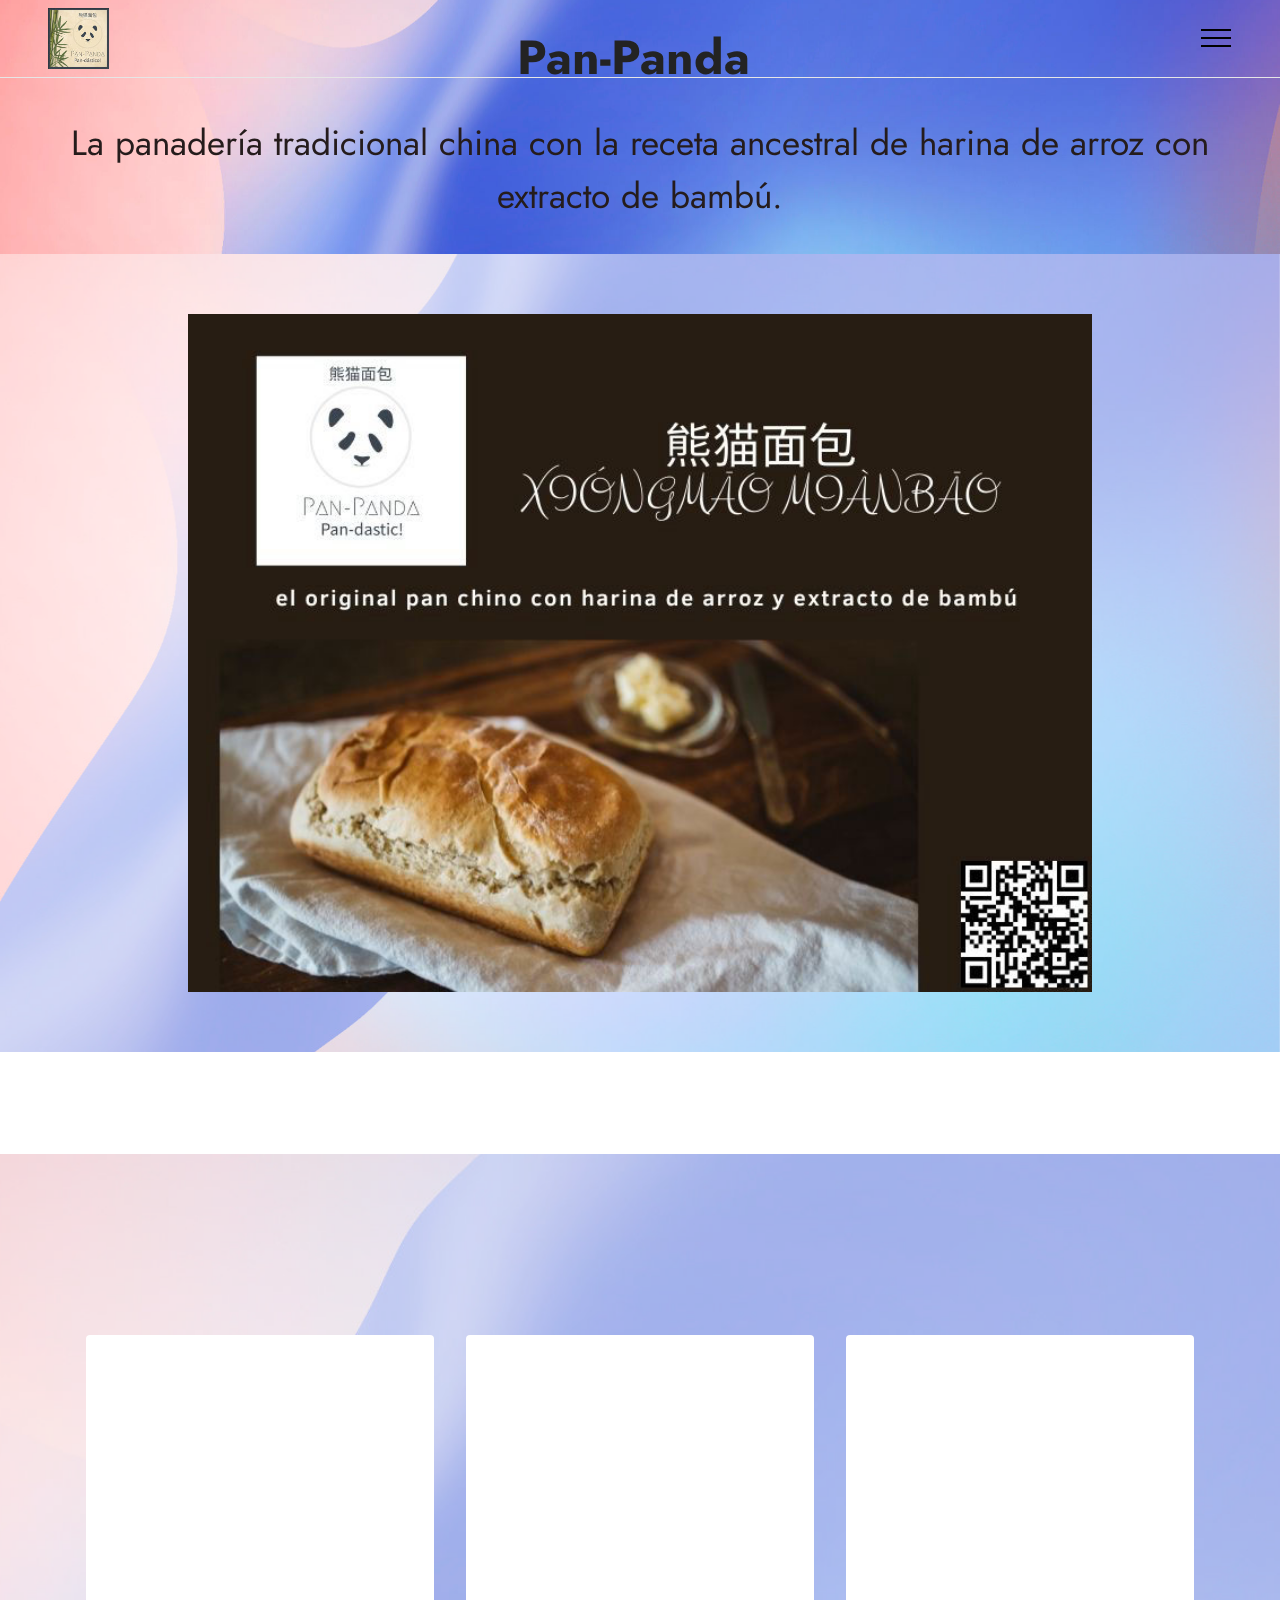
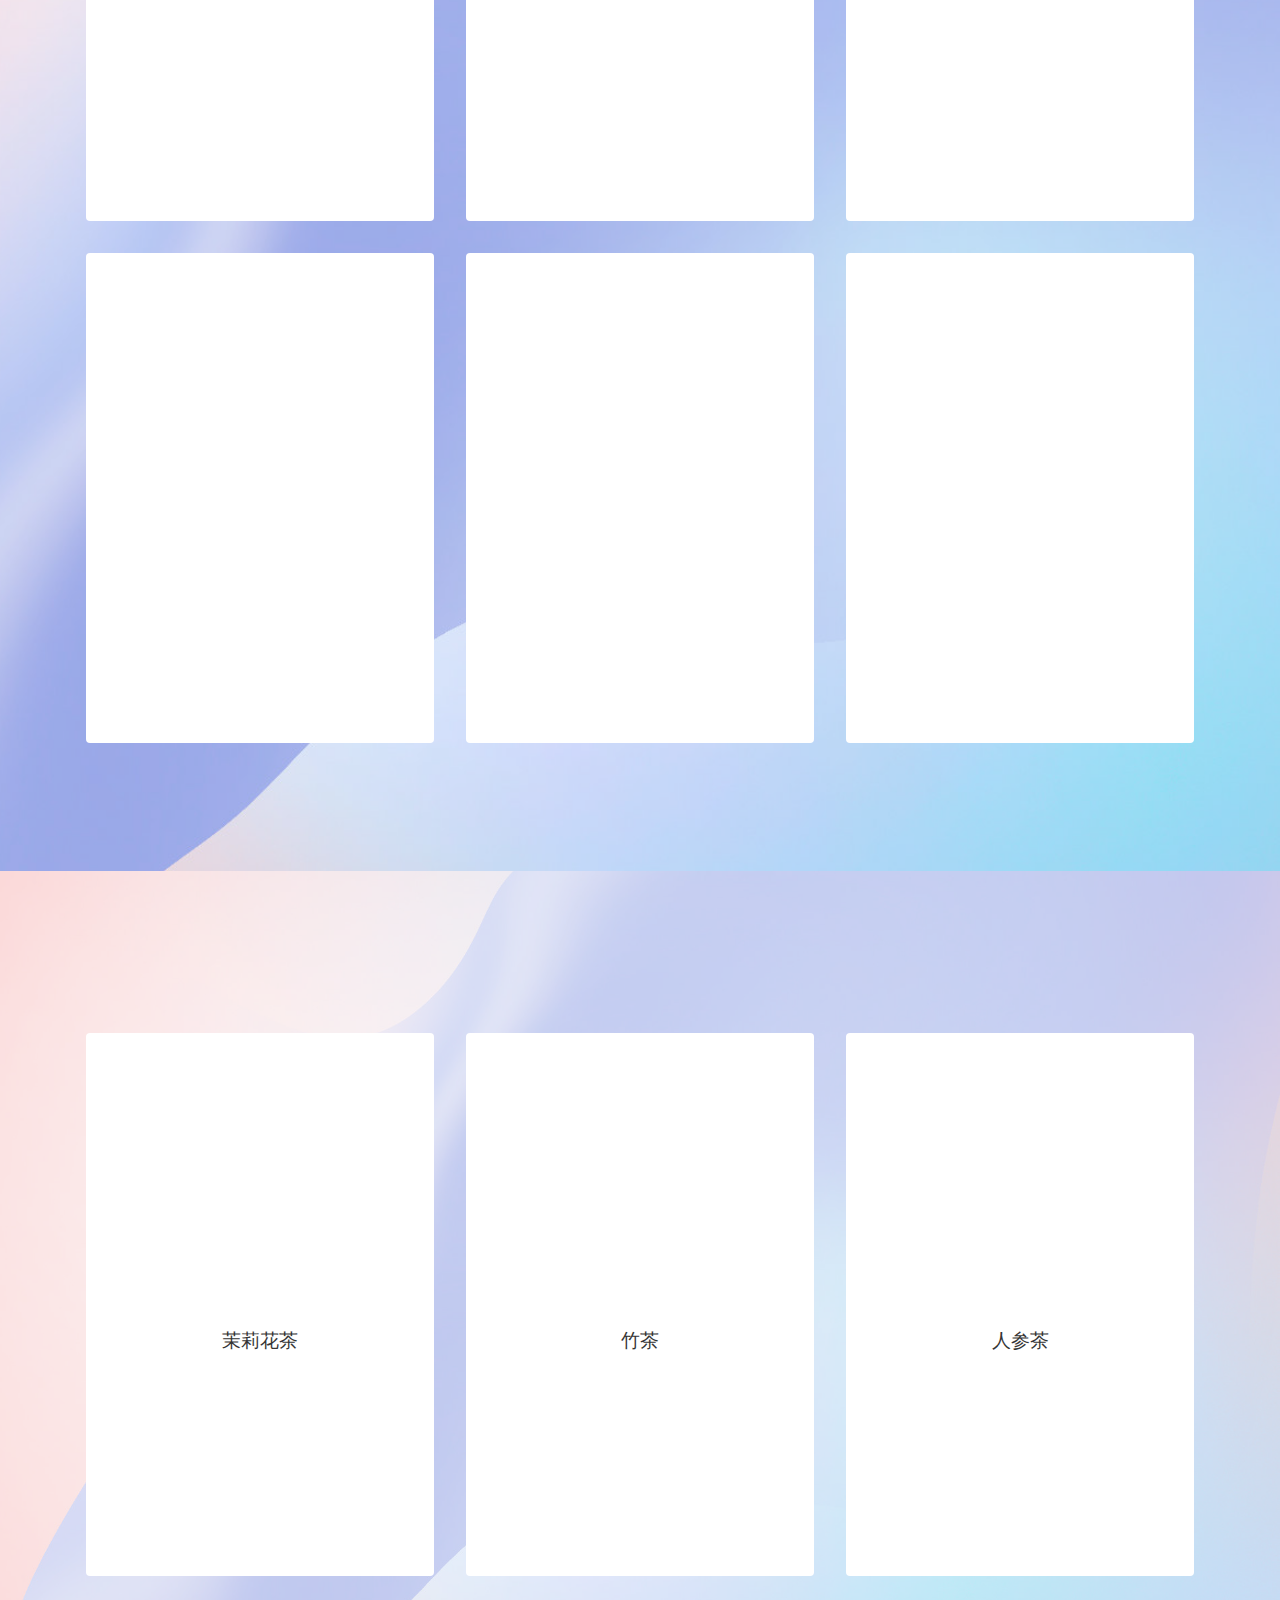
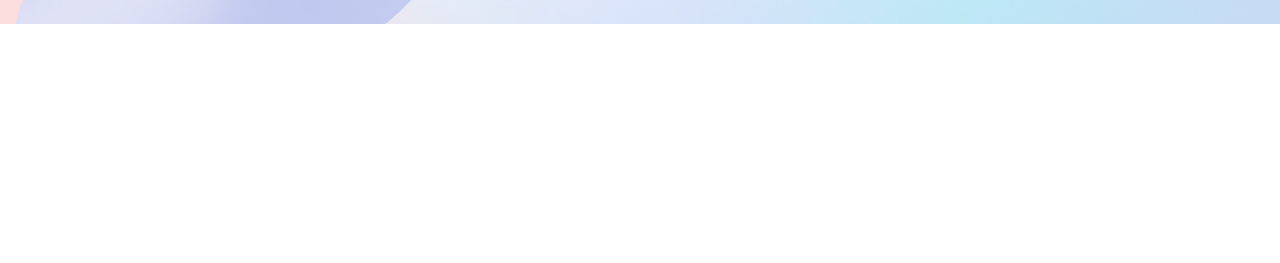
<file: index.html>
<!DOCTYPE html>
<html  >
<head>
  <!-- Site made with Mobirise Website Builder v5.6.3, https://mobirise.com -->
  <meta charset="UTF-8">
  <meta http-equiv="X-UA-Compatible" content="IE=edge">
  <meta name="generator" content="Mobirise v5.6.3, mobirise.com">
  <meta name="twitter:card" content="summary_large_image"/>
  <meta name="twitter:image:src" content="assets/images/index-meta.jpg">
  <meta property="og:image" content="assets/images/index-meta.jpg">
  <meta name="twitter:title" content="Pan-Panda">
  <meta name="viewport" content="width=device-width, initial-scale=1, minimum-scale=1">
  <link rel="shortcut icon" href="assets/images/pan-panda-es-121x121.jpg" type="image/x-icon">
  <meta name="description" content="Panadería y cafetería Pan-Panda">
  
  
  <title>Pan-Panda</title>
  <link rel="stylesheet" href="assets/web/assets/mobirise-icons2/mobirise2.css">
  <link rel="stylesheet" href="assets/bootstrap/css/bootstrap.min.css">
  <link rel="stylesheet" href="assets/bootstrap/css/bootstrap-grid.min.css">
  <link rel="stylesheet" href="assets/bootstrap/css/bootstrap-reboot.min.css">
  <link rel="stylesheet" href="assets/parallax/jarallax.css">
  <link rel="stylesheet" href="assets/animatecss/animate.css">
  <link rel="stylesheet" href="assets/dropdown/css/style.css">
  <link rel="stylesheet" href="assets/socicon/css/styles.css">
  <link rel="stylesheet" href="assets/theme/css/style.css">
  <link rel="preload" href="https://fonts.googleapis.com/css?family=Roboto:100,100i,300,300i,400,400i,500,500i,700,700i,900,900i&display=swap" as="style" onload="this.onload=null;this.rel='stylesheet'">
  <noscript><link rel="stylesheet" href="https://fonts.googleapis.com/css?family=Roboto:100,100i,300,300i,400,400i,500,500i,700,700i,900,900i&display=swap"></noscript>
  <link rel="preload" href="https://fonts.googleapis.com/css?family=Jost:100,200,300,400,500,600,700,800,900,100i,200i,300i,400i,500i,600i,700i,800i,900i&display=swap" as="style" onload="this.onload=null;this.rel='stylesheet'">
  <noscript><link rel="stylesheet" href="https://fonts.googleapis.com/css?family=Jost:100,200,300,400,500,600,700,800,900,100i,200i,300i,400i,500i,600i,700i,800i,900i&display=swap"></noscript>
  <link rel="preload" as="style" href="assets/mobirise/css/mbr-additional.css"><link rel="stylesheet" href="assets/mobirise/css/mbr-additional.css" type="text/css">
  
  
  
  
</head>
<body>
  
  <section data-bs-version="5.1" class="menu cid-s48OLK6784" once="menu" id="menu1-h">
    
    <nav class="navbar navbar-dropdown navbar-fixed-top collapsed">
        <div class="container-fluid">
            <div class="navbar-brand">
                <span class="navbar-logo">
                    <a href="index.html#content1-8">
                        <img src="assets/images/pan-panda-es-121x121.jpg" alt="Pan-Panda" style="height: 3.8rem;">
                    </a>
                </span>
                
            </div>
            <button class="navbar-toggler" type="button" data-toggle="collapse" data-bs-toggle="collapse" data-target="#navbarSupportedContent" data-bs-target="#navbarSupportedContent" aria-controls="navbarNavAltMarkup" aria-expanded="false" aria-label="Toggle navigation">
                <div class="hamburger">
                    <span></span>
                    <span></span>
                    <span></span>
                    <span></span>
                </div>
            </button>
            <div class="collapse navbar-collapse" id="navbarSupportedContent">
                <ul class="navbar-nav nav-dropdown" data-app-modern-menu="true"><li class="nav-item"><a class="nav-link link text-black text-primary display-4" href="index.html#gallery2-k"><span class="mobi-mbri mobi-mbri-cloud mbr-iconfont mbr-iconfont-btn"></span>Pan</a></li>
                    <li class="nav-item"><a class="nav-link link text-black text-primary display-4" href="index.html#features4-l"><span class="mobi-mbri mobi-mbri-hot-cup mbr-iconfont mbr-iconfont-btn"></span>Bebidas</a></li><li class="nav-item"><a class="nav-link link text-black text-primary display-4" href="carrito.html#features9-o"><span class="mobi-mbri mobi-mbri-cart-add mbr-iconfont mbr-iconfont-btn"></span>Carrito</a></li><li class="nav-item"><a class="nav-link link text-black text-primary display-4" href="https://ubereats.com/mx" target="_blank"><span class="socicon socicon-uber mbr-iconfont mbr-iconfont-btn"></span>Rastrear Pedidos</a></li></ul>
                <div class="icons-menu">
                    <a class="iconfont-wrapper" href="https://mobiri.se" target="_blank">
                        <span class="p-2 mbr-iconfont socicon-facebook socicon"></span>
                    </a>
                    <a class="iconfont-wrapper" href="https://mobiri.se" target="_blank">
                        <span class="p-2 mbr-iconfont socicon-twitter socicon"></span>
                    </a>
                    <a class="iconfont-wrapper" href="https://mobiri.se" target="_blank">
                        <span class="p-2 mbr-iconfont socicon-instagram socicon"></span>
                    </a>
                    
                </div>
                <div class="navbar-buttons mbr-section-btn"><a class="btn btn-primary display-4" href="https://luizinhio.github.io/Pan-Panda/">Pan-Panda en Github</a></div>
            </div>
        </div>
    </nav>

</section>

<section data-bs-version="5.1" class="content1 cid-s48udlf8KU mbr-parallax-background" id="content1-8">
    
    <div class="container-fluid">
        <div class="row justify-content-center">
            <div class="title col-12 col-md-12">
                <h3 class="mbr-section-title mbr-fonts-style align-center mb-4 display-2"><strong>Pan-Panda&nbsp;</strong></h3>
                <h4 class="mbr-section-subtitle align-center mbr-fonts-style mb-4 display-5">La panadería tradicional china con la receta ancestral de harina de arroz con extracto de bambú.</h4>
                
            </div>
        </div>
    </div>
</section>

<section data-bs-version="5.1" class="image3 cid-s48upRUlSD mbr-fullscreen mbr-parallax-background" id="image3-9">
    

    <div class="mbr-overlay" style="opacity: 0.5; background-color: rgb(255, 255, 255);">
    </div>

    <div class="container-fluid">
        <div class="row justify-content-center">
            <div class="col-12 col-lg-9">
                <div class="image-wrapper">
                    <img src="assets/images/1-800x600.jpg" alt="Pan chino">
                    <p class="mbr-description mbr-fonts-style mt-2 align-center display-4"><strong>Tradicional bollo de harina de arroz sabor bambú</strong><br>(click en la imagen para agregar) <br>$25</p>
                </div>
            </div>
        </div>
    </div>
</section>

<section data-bs-version="5.1" class="gallery2 cid-sYHE9ESlsL" id="gallery2-k">
    
    <div class="mbr-overlay"></div>
    <div class="container">
        <div class="mbr-section-head">
            <h4 class="mbr-section-title mbr-fonts-style align-center mb-0 display-2"><strong>Pan y pasteles</strong></h4>
            
        </div>
        <div class="row mt-4">
            <div class="item features-image сol-12 col-md-6 col-lg-4 active">
                <div class="item-wrapper">
                    <div class="item-img">
                        <img src="assets/images/mochis-naranja-roja-730x558.jpg" alt="Mochis naranja roja" data-slide-to="0" data-bs-slide-to="0">
                    </div>
                    <div class="item-content">
                        <h5 class="item-title mbr-fonts-style display-5">Mochis naranja roja<br></h5>
                        <h6 class="item-subtitle mbr-fonts-style mt-1 display-7"><em>$25&nbsp;</em></h6>
                        
                    </div>
                    <div class="mbr-section-btn item-footer mt-2"><a href="" class="btn btn-primary item-btn display-7" target="_blank">Agregar</a></div>
                </div>
            </div>
            <div class="item features-image сol-12 col-md-6 col-lg-4">
                <div class="item-wrapper">
                    <div class="item-img">
                        <img src="assets/images/mochis-maracuya-730x559.jpg" alt="Mochis maracuya" data-slide-to="1" data-bs-slide-to="1">
                    </div>
                    <div class="item-content">
                        <h5 class="item-title mbr-fonts-style display-5">Mochis maracuyá<br></h5>
                        <h6 class="item-subtitle mbr-fonts-style mt-1 display-7"><em>$25&nbsp;</em></h6>
                        
                    </div>
                    <div class="mbr-section-btn item-footer mt-2"><a href="" class="btn btn-primary item-btn display-7" target="_blank">Agregar</a></div>
                </div>
            </div>
            <div class="item features-image сol-12 col-md-6 col-lg-4">
                <div class="item-wrapper">
                    <div class="item-img">
                        <img src="assets/images/mochis-fresa-648x568.jpg" alt="Mobirise Website Builder" data-slide-to="2" data-bs-slide-to="2">
                    </div>
                    <div class="item-content">
                        <h5 class="item-title mbr-fonts-style display-5">Mochis <br>fresa<br></h5>
                        <h6 class="item-subtitle mbr-fonts-style mt-1 display-7"><em>$25&nbsp;</em></h6>
                        
                    </div>
                    <div class="mbr-section-btn item-footer mt-2"><a href="" class="btn btn-primary item-btn display-7" target="_blank">Agregar</a></div>
                </div>
            </div>
            <div class="item features-image сol-12 col-md-6 col-lg-4">
                <div class="item-wrapper">
                    <div class="item-img">
                        <img src="assets/images/mochis-mini-75x267.jpg" alt="tutti-fruti" title="" data-slide-to="3" data-bs-slide-to="3">
                    </div>
                    <div class="item-content">
                        <h5 class="item-title mbr-fonts-style display-5">Mochis<br></h5>
                        <h6 class="item-subtitle mbr-fonts-style mt-1 display-7"><em>Todos los sabores </em><br><em>(5 unidades)</em><br><em>$100</em></h6>
                        
                    </div>
                    <div class="mbr-section-btn item-footer mt-2"><a href="" class="btn btn-primary item-btn display-7" target="_blank">Agregar</a></div>
                </div>
            </div><div class="item features-image сol-12 col-md-6 col-lg-4">
                <div class="item-wrapper">
                    <div class="item-img">
                        <img src="assets/images/pan-curling-434x411.jpg" alt="Rosca de reyes" title="" data-slide-to="4" data-bs-slide-to="4">
                    </div>
                    <div class="item-content">
                        <h5 class="item-title mbr-fonts-style display-5">Panda-Cookies</h5>
                        <h6 class="item-subtitle mbr-fonts-style mt-1 display-7"><em>(</em><em>paquete de 5)</em><br><em> $25</em></h6>
                        
                    </div>
                    <div class="mbr-section-btn item-footer mt-2"><a href="" class="btn btn-primary item-btn display-7" target="_blank">Agregar</a></div>
                </div>
            </div><div class="item features-image сol-12 col-md-6 col-lg-4">
                <div class="item-wrapper">
                    <div class="item-img">
                        <img src="assets/images/rosca-1024x768.jpg" alt="Rosca de reyes" title="" data-slide-to="5" data-bs-slide-to="5">
                    </div>
                    <div class="item-content">
                        <h5 class="item-title mbr-fonts-style display-5">Rosca de reyes<br></h5>
                        <h6 class="item-subtitle mbr-fonts-style mt-1 display-7"><em>(con bambú cristalizado)</em><br><em>$250</em></h6>
                        
                    </div>
                    <div class="mbr-section-btn item-footer mt-2"><a href="" class="btn btn-primary item-btn display-7" target="_blank">Agregar</a></div>
                </div>
            </div>
        </div>
    </div>
</section>

<section data-bs-version="5.1" class="features4 cid-sYHIcFahVt" id="features4-l">
    
    <div class="mbr-overlay"></div>
    <div class="container">
        <div class="mbr-section-head">
            <h4 class="mbr-section-title mbr-fonts-style align-center mb-0 display-2">
                <strong>Bebidas</strong></h4>
            <h5 class="mbr-section-subtitle mbr-fonts-style align-center mb-0 mt-2 display-5">Bebidas orgánicas chinas</h5>
        </div>
        <div class="row mt-4">
            <div class="item features-image сol-12 col-md-6 col-lg-4">
                <div class="item-wrapper">
                    <div class="item-img">
                        <img src="assets/images/product2.jpg" alt="Mobirise Website Builder" title="">
                    </div>
                    <div class="item-content">
                        <h5 class="item-title mbr-fonts-style display-5"><strong>Jazmín</strong></h5>
                        <h6 class="item-subtitle mbr-fonts-style mt-1 display-7">茉莉花茶</h6>
                        <p class="mbr-text mbr-fonts-style mt-3 display-7">El tradicional <br>Té de Jazmín orgánico<br>$25</p>
                    </div>
                    <div class="mbr-section-btn item-footer mt-2"><a href="" class="btn item-btn btn-black display-7" target="_blank">Agregar</a></div>
                </div>
            </div>
            <div class="item features-image сol-12 col-md-6 col-lg-4">
                <div class="item-wrapper">
                    <div class="item-img">
                        <img src="assets/images/160px-bambookyoto-160x240.jpg" alt="Bambú" title="">
                    </div>
                    <div class="item-content">
                        <h5 class="item-title mbr-fonts-style display-5"><strong>Bambú</strong></h5>
                        <h6 class="item-subtitle mbr-fonts-style mt-1 display-7">
                            竹茶</h6>
                        <p class="mbr-text mbr-fonts-style mt-3 display-7">Bebida preparada con frescos brotes de bambú<br>$50</p>
                    </div>
                    <div class="mbr-section-btn item-footer mt-2"><a href="" class="btn item-btn btn-black display-7" target="_blank">Agregar</a></div>
                </div>
            </div>
            <div class="item features-image сol-12 col-md-6 col-lg-4">
                <div class="item-wrapper">
                    <div class="item-img">
                        <img src="assets/images/240px-ginsengpflanze-240x240.jpg" alt="Mobirise Website Builder" title="">
                    </div>
                    <div class="item-content">
                        <h5 class="item-title mbr-fonts-style display-5"><strong>Ginseng</strong></h5>
                        <h6 class="item-subtitle mbr-fonts-style mt-1 display-7">
<div><span style="font-size: 1.2rem;">人参茶</span><br></div></h6>
                        <p class="mbr-text mbr-fonts-style mt-3 display-7">Bebida con extracto de raíz de Panax Ginseng<br>$50</p>
                    </div>
                    <div class="mbr-section-btn item-footer mt-2"><a href="" class="btn item-btn btn-black display-7" target="_blank">Agregar</a></div>
                </div>
            </div>

        </div>
    </div>
</section>

<section data-bs-version="5.1" class="footer3 cid-s48P1Icc8J mbr-reveal" once="footers" id="footer3-i">

    

    

    <div class="container-fluid">
        <div class="media-container-row align-center mbr-white">
            <div class="row row-links">
                <ul class="foot-menu">
                    
                    
                    
                    
                    
                <li class="foot-menu-item mbr-fonts-style display-7"><a href="ayuda.html#top" class="text-primary">Ayuda</a></li><li class="foot-menu-item mbr-fonts-style display-7"><a href="acerca-de.html#top" class="text-primary">Acerca de</a></li><li class="foot-menu-item mbr-fonts-style display-7"><a href="index.html#top" class="text-primary">Inicio</a></li><li class="foot-menu-item mbr-fonts-style display-7"><a href="index.html#top" class="text-primary">Inicio</a></li></ul>
            </div>
            <div class="row social-row">
                <div class="social-list align-right pb-2">
                    
                    
                    
                    
                    
                    
                <div class="soc-item">
                        <a href="https://twitter.com/darth_bruno" target="_blank">
                            <span class="mbr-iconfont mbr-iconfont-social socicon-twitter socicon"></span>
                        </a>
                    </div><div class="soc-item">
                        <a href="https://www.facebook.com/" target="_blank">
                            <span class="mbr-iconfont mbr-iconfont-social socicon-facebook socicon"></span>
                        </a>
                    </div><div class="soc-item">
                        <a href="https://www.youtube.com/darth_bruno" target="_blank">
                            <span class="mbr-iconfont mbr-iconfont-social socicon-youtube socicon"></span>
                        </a>
                    </div><div class="soc-item">
                        <a href="https://instagram.com/darth_bruno" target="_blank">
                            <span class="mbr-iconfont mbr-iconfont-social socicon-instagram socicon"></span>
                        </a>
                    </div></div>
            </div>
            <div class="row row-copirayt">
                <p class="mbr-text mb-0 mbr-fonts-style mbr-white align-center display-7">© Copyright 2022 Pan-Panda. All Rights Reserved.</p>
            </div>
        </div>
    </div>
</section><section class="display-7" style="padding: 0;align-items: center;justify-content: center;flex-wrap: wrap;    align-content: center;display: flex;position: relative;height: 4rem;"><a href="https://mobiri.se/2712859" style="flex: 1 1;height: 4rem;position: absolute;width: 100%;z-index: 1;"><img alt="" style="height: 4rem;" src="[data-uri]"></a><p style="margin: 0;text-align: center;" class="display-7">Built with Mobirise &#8204;</p><a style="z-index:1" href="https://mobirise.com/website-design-software.html">Free Website Design Software</a></section><script src="assets/bootstrap/js/bootstrap.bundle.min.js"></script>  <script src="assets/parallax/jarallax.js"></script>  <script src="assets/smoothscroll/smooth-scroll.js"></script>  <script src="assets/ytplayer/index.js"></script>  <script src="assets/dropdown/js/navbar-dropdown.js"></script>  <script src="assets/theme/js/script.js"></script>  
  
  
 <div id="scrollToTop" class="scrollToTop mbr-arrow-up"><a style="text-align: center;"><i class="mbr-arrow-up-icon mbr-arrow-up-icon-cm cm-icon cm-icon-smallarrow-up"></i></a></div>
    <input name="animation" type="hidden">
  </body>
</html>
</file>
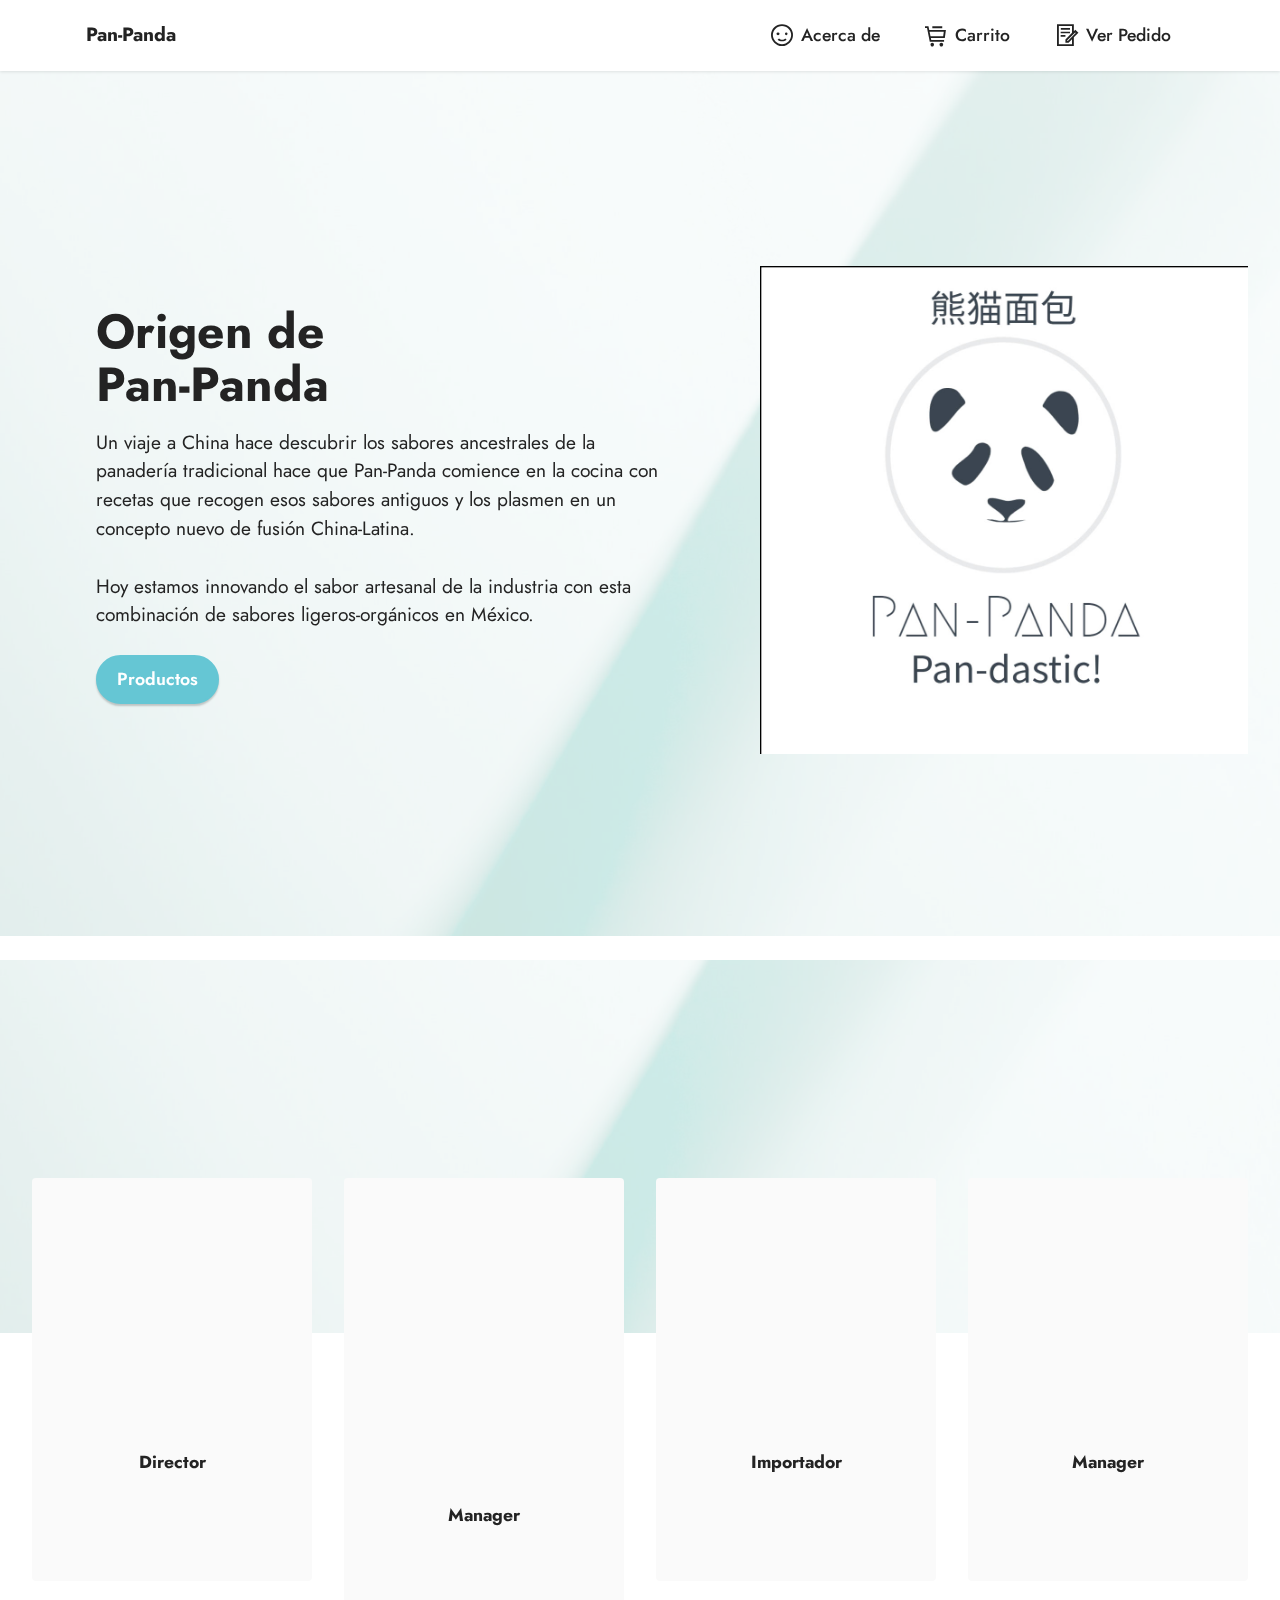
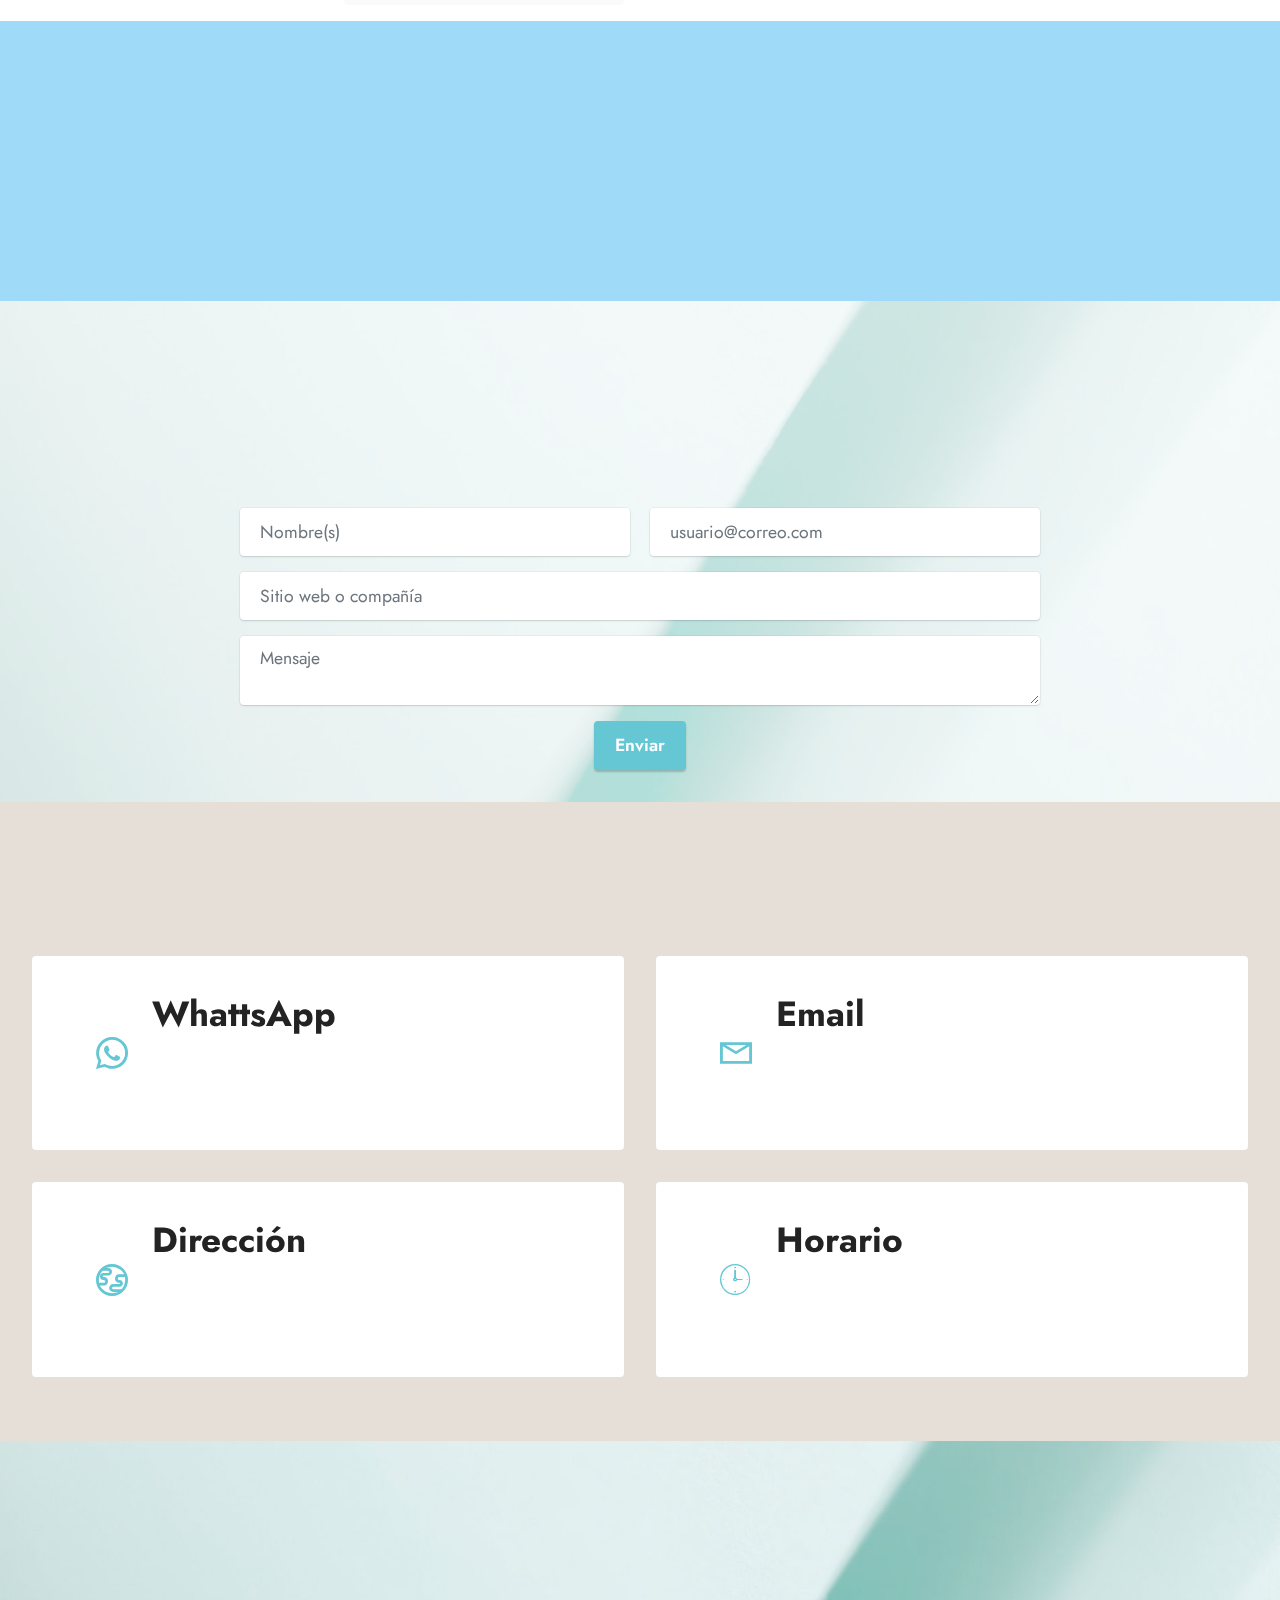
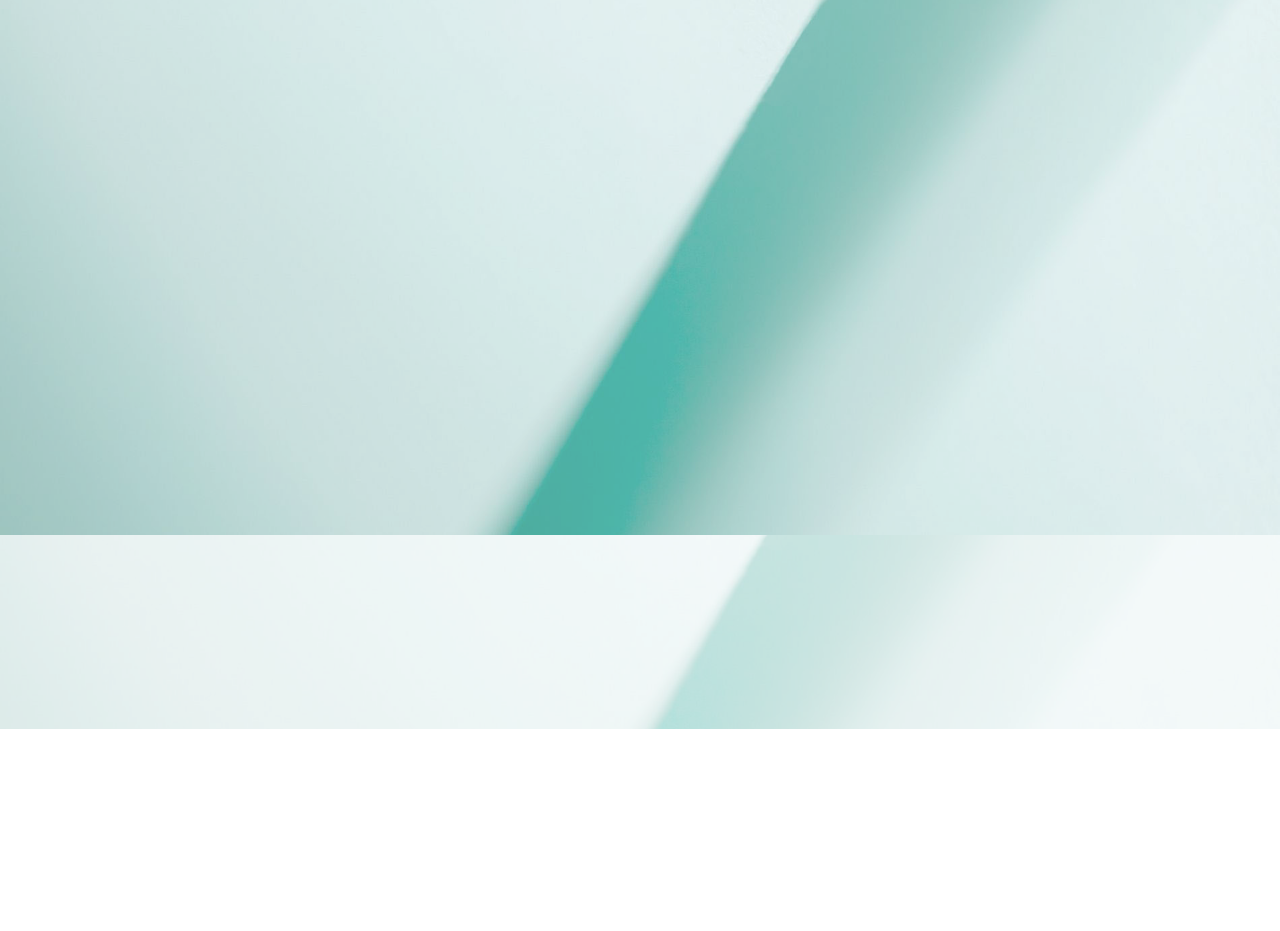
<file: acerca-de.html>
<!DOCTYPE html>
<html  >
<head>
  <!-- Site made with Mobirise Website Builder v5.6.3, https://mobirise.com -->
  <meta charset="UTF-8">
  <meta http-equiv="X-UA-Compatible" content="IE=edge">
  <meta name="generator" content="Mobirise v5.6.3, mobirise.com">
  <meta name="twitter:card" content="summary_large_image"/>
  <meta name="twitter:image:src" content="assets/images/acerca-de-meta.jpg">
  <meta property="og:image" content="assets/images/acerca-de-meta.jpg">
  <meta name="twitter:title" content="Acerca de Pan-Panda">
  <meta name="viewport" content="width=device-width, initial-scale=1, minimum-scale=1">
  <link rel="shortcut icon" href="assets/images/pan-panda-es-121x121.jpg" type="image/x-icon">
  <meta name="description" content="Información de la empresa">
  
  
  <title>Acerca de Pan-Panda</title>
  <link rel="stylesheet" href="assets/web/assets/mobirise-icons2/mobirise2.css">
  <link rel="stylesheet" href="assets/web/assets/mobirise-icons/mobirise-icons.css">
  <link rel="stylesheet" href="assets/bootstrap/css/bootstrap.min.css">
  <link rel="stylesheet" href="assets/bootstrap/css/bootstrap-grid.min.css">
  <link rel="stylesheet" href="assets/bootstrap/css/bootstrap-reboot.min.css">
  <link rel="stylesheet" href="assets/parallax/jarallax.css">
  <link rel="stylesheet" href="assets/animatecss/animate.css">
  <link rel="stylesheet" href="assets/dropdown/css/style.css">
  <link rel="stylesheet" href="assets/socicon/css/styles.css">
  <link rel="stylesheet" href="assets/theme/css/style.css">
  <link rel="preload" href="https://fonts.googleapis.com/css?family=Roboto:100,100i,300,300i,400,400i,500,500i,700,700i,900,900i&display=swap" as="style" onload="this.onload=null;this.rel='stylesheet'">
  <noscript><link rel="stylesheet" href="https://fonts.googleapis.com/css?family=Roboto:100,100i,300,300i,400,400i,500,500i,700,700i,900,900i&display=swap"></noscript>
  <link rel="preload" href="https://fonts.googleapis.com/css?family=Jost:100,200,300,400,500,600,700,800,900,100i,200i,300i,400i,500i,600i,700i,800i,900i&display=swap" as="style" onload="this.onload=null;this.rel='stylesheet'">
  <noscript><link rel="stylesheet" href="https://fonts.googleapis.com/css?family=Jost:100,200,300,400,500,600,700,800,900,100i,200i,300i,400i,500i,600i,700i,800i,900i&display=swap"></noscript>
  <link rel="preload" as="style" href="assets/mobirise/css/mbr-additional.css"><link rel="stylesheet" href="assets/mobirise/css/mbr-additional.css" type="text/css">
  
  
  
  
</head>
<body>
  
  <section data-bs-version="5.1" class="menu menu1 cid-sYYBAkRsd4" once="menu" id="menu1-v">
    

    <nav class="navbar navbar-dropdown navbar-fixed-top navbar-expand-lg">
        <div class="container">
            <div class="navbar-brand">
                
                <span class="navbar-caption-wrap"><a class="navbar-caption text-black text-primary display-7" href="index.html#top">Pan-Panda</a></span>
            </div>
            <button class="navbar-toggler" type="button" data-toggle="collapse" data-bs-toggle="collapse" data-target="#navbarSupportedContent" data-bs-target="#navbarSupportedContent" aria-controls="navbarNavAltMarkup" aria-expanded="false" aria-label="Toggle navigation">
                <div class="hamburger">
                    <span></span>
                    <span></span>
                    <span></span>
                    <span></span>
                </div>
            </button>
            <div class="collapse navbar-collapse" id="navbarSupportedContent">
                <ul class="navbar-nav nav-dropdown nav-right" data-app-modern-menu="true"><li class="nav-item"><a class="nav-link link text-black text-primary display-4" href="acerca-de.html#top"><span class="mobi-mbri mobi-mbri-smile-face mbr-iconfont mbr-iconfont-btn"></span>
                            Acerca de</a></li>
                    <li class="nav-item"><a class="nav-link link text-black text-primary display-4" href="carrito.html#top"><span class="mobi-mbri mobi-mbri-cart-full mbr-iconfont mbr-iconfont-btn"></span>Carrito</a></li>
                    <li class="nav-item"><a class="nav-link link text-black text-primary display-4" href="venta.html#top"><span class="mobi-mbri mobi-mbri-contact-form mbr-iconfont mbr-iconfont-btn"></span>Ver Pedido</a>
                    </li></ul>
                
                
            </div>
        </div>
    </nav>
</section>

<section data-bs-version="5.1" class="header14 cid-sFzz5E692j mbr-fullscreen mbr-parallax-background" id="header14-1j">

    

    <div class="mbr-overlay" style="opacity: 0.8; background-color: rgb(255, 255, 255);"></div>

    <div class="container-fluid">
        <div class="row justify-content-center align-items-center">
            <div class="col-12 col-md-5 image-wrapper">
                <img src="assets/images/pan-panda1-1080x1080.jpg" alt="Pan-Panda imagen">
            </div>
            <div class="col-12 col-md">
                <div class="text-wrapper">
                    <h1 class="mbr-section-title mbr-fonts-style mb-3 display-2">
                        <strong>Origen de </strong><br><strong>Pan-Panda</strong></h1>
                    <p class="mbr-text mbr-fonts-style display-7">Un viaje a China hace descubrir los sabores ancestrales de la panadería tradicional hace que Pan-Panda comience en la cocina con recetas que recogen esos sabores antiguos y los plasmen en un concepto nuevo de fusión China-Latina.<br><br>Hoy estamos innovando el sabor artesanal de la industria con esta combinación de sabores ligeros-orgánicos en México.</p>
                    <div class="mbr-section-btn mt-3"><a class="btn btn-primary display-4" href="index.html#content1-8">Productos</a></div>
                </div>
            </div>
        </div>
    </div>
</section>

<section data-bs-version="5.1" class="team1 cid-sFzErVWEaH mbr-parallax-background" id="team1-1o">
    

    <div class="mbr-overlay" style="opacity: 0.8; background-color: rgb(255, 255, 255);">
    </div>
    <div class="container-fluid">
        <div class="row justify-content-center">
            <div class="col-12">
                <h3 class="mbr-section-title1 mbr-fonts-style align-center mb-5 display-2">
                    <strong>Nosotros</strong></h3>
                <p class="mbr-section-subtitle mbr-fonts-style align-center mb-5 display-5">
                    Conoce a nuestro equipo</p>
            </div>
            <div class="col-sm-6 col-lg-3">
                <div class="card-wrap">
                    <div class="image-wrap">
                        <img src="assets/images/mbr-596x398.jpg" alt="Mobirise Website Builder">
                    </div>
                    <div class="content-wrap">
                        <h5 class="mbr-section-title card-title mbr-fonts-style align-center m-0 display-5">
                            <strong>Alex VD</strong></h5>
                        <h6 class="mbr-role mbr-fonts-style align-center mb-3 display-4">
                            <strong>Director</strong></h6>
                        <p class="card-text mbr-fonts-style align-center display-7">
                            Creador del concepto <br>Pan-Panda</p>
                        
                        
                    </div>
                </div>
            </div>

            <div class="col-sm-6 col-lg-3">
                <div class="card-wrap">
                    <div class="image-wrap">
                        <img src="assets/images/mbr-3-596x397.jpg" alt="Mobirise Website Builder">
                    </div>
                    <div class="content-wrap">
                        <h5 class="mbr-section-title card-title mbr-fonts-style align-center m-0 display-5">
                            <strong>Sarah Palmer</strong>
                        </h5>
                        <h6 class="mbr-role mbr-fonts-style align-center mb-3 display-4">
                            <strong>Manager</strong>
                        </h6>
                        <p class="card-text mbr-fonts-style align-center display-7">
                            Administradora</p>
                        
                        
                    </div>
                </div>
            </div>

            <div class="col-sm-6 col-lg-3">
                <div class="card-wrap">
                    <div class="image-wrap">
                        <img src="assets/images/mbr-2-596x397.jpg" alt="Mobirise Website Builder">
                    </div>
                    <div class="content-wrap">
                        <h5 class="mbr-section-title card-title mbr-fonts-style align-center m-0 display-5">
                            <strong>James Swift</strong>
                        </h5>
                        <h6 class="mbr-role mbr-fonts-style align-center mb-3 display-4">
                            <strong>Importador</strong></h6>
                        <p class="card-text mbr-fonts-style align-center display-7">Compra/envío de insumos chinos</p>
                        
                        
                    </div>
                </div>
            </div>

            <div class="col-sm-6 col-lg-3">
                <div class="card-wrap">
                    <div class="image-wrap">
                        <img src="assets/images/mbr-596x401.jpeg" alt="Mobirise Website Builder">
                    </div>
                    <div class="content-wrap">
                        <h5 class="mbr-section-title card-title mbr-fonts-style align-center m-0 display-5">
                            <strong>Móni</strong></h5>
                        <h6 class="mbr-role mbr-fonts-style align-center mb-3 display-4">
                            <strong>Manager</strong>
                        </h6>
                        <p class="card-text mbr-fonts-style align-center display-7">
                            Nuestro contacto en Wuhan</p>
                        
                        
                    </div>
                </div>
            </div>
        </div>
    </div>
</section>

<section data-bs-version="5.1" class="clients1 cid-sFAw7z51L3" id="clients1-1u">
    
    <div class="images-container container-fluid">
        <div class="mbr-section-head">
            <h3 class="mbr-section-title mbr-fonts-style align-center mb-0 display-2">
                <strong>Nuestros clientes</strong></h3>
            <h4 class="mbr-section-subtitle mbr-fonts-style align-center mb-0 mt-2 display-7">Empresas que comparten nuestra experiencia</h4>
            
        </div>
        <div class="row justify-content-center mt-4">
            <div class="col-md-3 card">
                <img src="assets/images/1.png" alt="Mobirise Website Builder">
            </div>
            <div class="col-md-3 card">
                <img src="assets/images/2.png" alt="Mobirise Website Builder">
            </div>
            <div class="col-md-3 card">
                <img src="assets/images/3.png" alt="Mobirise Website Builder">
            </div>
            <div class="col-md-3 card">
                <img src="assets/images/4.png" alt="Mobirise Website Builder">
            </div>
            <div class="col-md-3 card">
                <img src="assets/images/2.png" alt="Mobirise Website Builder">
            </div>
            
            
            
        </div>
    </div>
</section>

<section data-bs-version="5.1" class="form5 cid-sFzDs3t9EG" id="form5-1m">
    
    <div class="mbr-overlay"></div>
    <div class="container-fluid">
        <div class="mbr-section-head">
            <h3 class="mbr-section-title mbr-fonts-style align-center mb-0 display-2"><strong>¿Cuál es tu experiencia </strong><br><strong>con este sitio?</strong><strong><br></strong></h3>
            <h4 class="mbr-section-subtitle mbr-fonts-style align-center mb-0 mt-2 display-7">Comparte tu experiencia con nosotros</h4>
        </div>
        <div class="row justify-content-center mt-4">
            <div class="col-lg-8 mx-auto mbr-form" data-form-type="formoid">
                <form action="https://mobirise.eu/" method="POST" class="mbr-form form-with-styler" data-form-title="Form Name"><input type="hidden" name="email" data-form-email="true" value="EJvq9cvCy+VsjvdnXIXuDoMyPzDVi7rru/NdSLNaxnhlgueR93aBwQd2EKHAOVj5K0Yf/+lN9OI0veklGiXoyCSmCbyPXm2SAYRv2yyTo/FmxOP2Z4BCLuBsRD6jdazX">
                    <div class="row">
                        <div hidden="hidden" data-form-alert="" class="alert alert-success col-12">Tu correo se envío correctamente. Gracias!</div>
                        <div hidden="hidden" data-form-alert-danger="" class="alert alert-danger col-12">Oops...! some
                            problem!</div>
                    </div>
                    <div class="dragArea row">
                        <div class="col-md col-sm-12 form-group mb-3" data-for="name">
                            <input type="text" name="name" placeholder="Nombre(s)" data-form-field="name" class="form-control" value="" id="name-form5-1m">
                        </div>
                        <div class="col-md col-sm-12 form-group mb-3" data-for="email">
                            <input type="email" name="email" placeholder="usuario@correo.com" data-form-field="email" class="form-control" value="" id="email-form5-1m">
                        </div>
                        <div class="col-12 form-group mb-3" data-for="url">
                            <input type="url" name="url" placeholder="Sitio web o compañía" data-form-field="url" class="form-control" value="" id="url-form5-1m">
                        </div>
                        <div class="col-12 form-group mb-3" data-for="textarea">
                            <textarea name="textarea" placeholder="Mensaje" data-form-field="textarea" class="form-control" id="textarea-form5-1m"></textarea>
                        </div>
                        <div class="col-lg-12 col-md-12 col-sm-12 align-center mbr-section-btn"><button type="submit" class="btn btn-primary display-4">Enviar</button></div>
                    </div>
                </form>
            </div>
        </div>
    </div>
</section>

<section data-bs-version="5.1" class="contacts2 cid-sFzIA7KGYz mbr-parallax-background" id="contacts2-1r">
    <!---->
    
    <div class="mbr-overlay" style="opacity: 0.5; background-color: rgb(206, 191, 175);">
    </div>
    <div class="container-fluid">
        <div class="mbr-section-head">
            <h3 class="mbr-section-title mbr-fonts-style align-center mb-0 display-2"><strong>Información corporativa</strong></h3>
            <h4 class="mbr-section-subtitle mbr-fonts-style align-center mb-0 mt-2 display-7">Ponte en contacto con nosotros</h4>
        </div>
        <div class="row justify-content-center mt-4">
            <div class="card col-12 col-md-6">
                <div class="card-wrapper">
                    <div class="image-wrapper">
                        <span class="mbr-iconfont socicon-whatsapp socicon"></span>
                    </div>
                    <div class="text-wrapper">
                        <h6 class="card-title mbr-fonts-style mb-1 display-5"><strong>WhattsApp</strong></h6>
                        <p class="mbr-text mbr-fonts-style display-7">
                            <a href="https://wa.me/12345678910" class="text-primary">+52 (55) 12 34 56 7</a>8</p>
                    </div>
                </div>
            </div>
            <div class="card col-12 col-md-6">
                <div class="card-wrapper">
                    <div class="image-wrapper">
                        <span class="mbr-iconfont mobi-mbri-letter mobi-mbri"></span>
                    </div>
                    <div class="text-wrapper">
                        <h6 class="card-title mbr-fonts-style mb-1 display-5">
                            <strong>Email</strong>
                        </h6>
                        <p class="mbr-text mbr-fonts-style display-7">
                            <a href="mailto:info@site.com" class="text-primary">clientesPan-Panda</a><br><a href="mailto:info@site.com" class="text-primary">@Pan-Panda.com</a>
                        </p>
                    </div>
                </div>
            </div>
            <div class="card col-12 col-md-6">
                <div class="card-wrapper">
                    <div class="image-wrapper">
                        <span class="mbr-iconfont mobi-mbri-globe mobi-mbri"></span>
                    </div>
                    <div class="text-wrapper">
                        <h6 class="card-title mbr-fonts-style mb-1 display-5">
                            <strong>Dirección</strong></h6>
                        <p class="mbr-text mbr-fonts-style display-7">
                            4100 Ross Street, <br>Okawville, IL
                        </p>
                    </div>
                </div>
            </div>
            <div class="card col-12 col-md-6">
                <div class="card-wrapper">
                    <div class="image-wrapper">
                        <span class="mbr-iconfont mbri-clock"></span>
                    </div>
                    <div class="text-wrapper">
                        <h6 class="card-title mbr-fonts-style mb-1 display-5"><strong>Horario</strong></h6>
                        <p class="mbr-text mbr-fonts-style display-7">Lunes a sábado 9:00 - 18:00
                        </p>
                    </div>
                </div>
            </div>
        </div>
    </div>
</section>

<section data-bs-version="5.1" class="map2 cid-sFAxp7Y5iM" id="map2-1y">
    
    <div class="mbr-overlay" style="opacity: 0.3; background-color: rgb(255, 255, 255);"></div>
    <div>
        <div class="mbr-section-head mb-4">
            <h3 class="mbr-section-title mbr-fonts-style align-center mb-0 display-1">
                <strong>Mapa</strong></h3>
            <h4 class="mbr-section-subtitle mbr-fonts-style align-center mb-0 mt-2 display-7">
                Encuéntranos fácilmente</h4>
        </div>
        <div class="google-map"><iframe frameborder="0" style="border:0" src="https://www.google.com/maps/embed/v1/place?key=AIzaSyDk89J4FSunMF33ruMVWJaJht_Ro0kvoXs&amp;q=350 5th Ave, New York, NY 10118" allowfullscreen=""></iframe></div>
    </div>
</section>

<section data-bs-version="5.1" class="contacts4 cid-sFAyMcKwph" id="contacts4-21">

    

    <div class="mbr-overlay" style="opacity: 0.7; background-color: rgb(255, 255, 255);">
    </div>

    <div class="container">
        <div class="row align-items-center justify-content-center">
            <div class="text-content col-12 col-md-6">
                <h2 class="mbr-section-title mbr-fonts-style display-2">
                    <strong>Redes sociales</strong></h2>
                <p class="mbr-text mbr-fonts-style display-7">Comparte con nosotros tus opiniones y fotos en nuestras redes sociales.<br></p>
            </div>
            <div class="icons d-flex align-items-center col-12 col-md-6 justify-content-end mt-md-0 mt-2 flex-wrap">
                <a href="https://twitter.com/pan-panda" target="_blank">
                    <span class="mbr-iconfont mbr-iconfont-social socicon-twitter socicon"></span>
                </a>
                <a href="https://www.facebook.com/pages/pan-panda" target="_blank">
                    <span class="mbr-iconfont mbr-iconfont-social socicon-facebook socicon"></span>
                </a>
                <a href="https://www.youtube.com/c/pan-panda" target="_blank">
                    <span class="mbr-iconfont mbr-iconfont-social socicon-youtube socicon"></span>
                </a>
                <a href="https://instagram.com/pan-panda" target="_blank">
                    <span class="mbr-iconfont mbr-iconfont-social socicon-instagram socicon"></span>
                </a>
                
                
                
                
                
                
            </div>
        </div>
    </div>
    
</section>

<section data-bs-version="5.1" class="footer3 cid-sFCygHrmNf mbr-reveal" once="footers" id="footer3-24">

    

    

    <div class="container">
        <div class="row align-center mbr-white">
            <div class="row row-links">
                <ul class="foot-menu">
                    
                    
                    
                    
                    
                <li class="foot-menu-item mbr-fonts-style display-7"><a href="index.html#top" class="text-primary">Inicio</a></li><li class="foot-menu-item mbr-fonts-style display-7"><a href="acerca-de.html#top" class="text-primary">Acerca de Pan-Panda</a></li><li class="foot-menu-item mbr-fonts-style display-7"><a href="carrito.html#top" class="text-primary">Carrito</a></li></ul>
            </div>
            
            <div class="row row-copirayt">
                <p class="mbr-text mb-0 mbr-fonts-style mbr-white align-center display-7">
                    © Copyright 2022 Pan-Panda. All Rights Reserved.
                </p>
            </div>
        </div>
    </div>
</section><section class="display-7" style="padding: 0;align-items: center;justify-content: center;flex-wrap: wrap;    align-content: center;display: flex;position: relative;height: 4rem;"><a href="https://mobiri.se/2712859" style="flex: 1 1;height: 4rem;position: absolute;width: 100%;z-index: 1;"><img alt="" style="height: 4rem;" src="[data-uri]"></a><p style="margin: 0;text-align: center;" class="display-7">Built with Mobirise &#8204;</p><a style="z-index:1" href="https://mobirise.com/html-builder.html">Free HTML Creator</a></section><script src="assets/bootstrap/js/bootstrap.bundle.min.js"></script>  <script src="assets/parallax/jarallax.js"></script>  <script src="assets/smoothscroll/smooth-scroll.js"></script>  <script src="assets/ytplayer/index.js"></script>  <script src="assets/dropdown/js/navbar-dropdown.js"></script>  <script src="assets/sociallikes/social-likes.js"></script>  <script src="assets/theme/js/script.js"></script>  <script src="assets/formoid/formoid.min.js"></script>  
  
  
 <div id="scrollToTop" class="scrollToTop mbr-arrow-up"><a style="text-align: center;"><i class="mbr-arrow-up-icon mbr-arrow-up-icon-cm cm-icon cm-icon-smallarrow-up"></i></a></div>
    <input name="animation" type="hidden">
  </body>
</html>
</file>
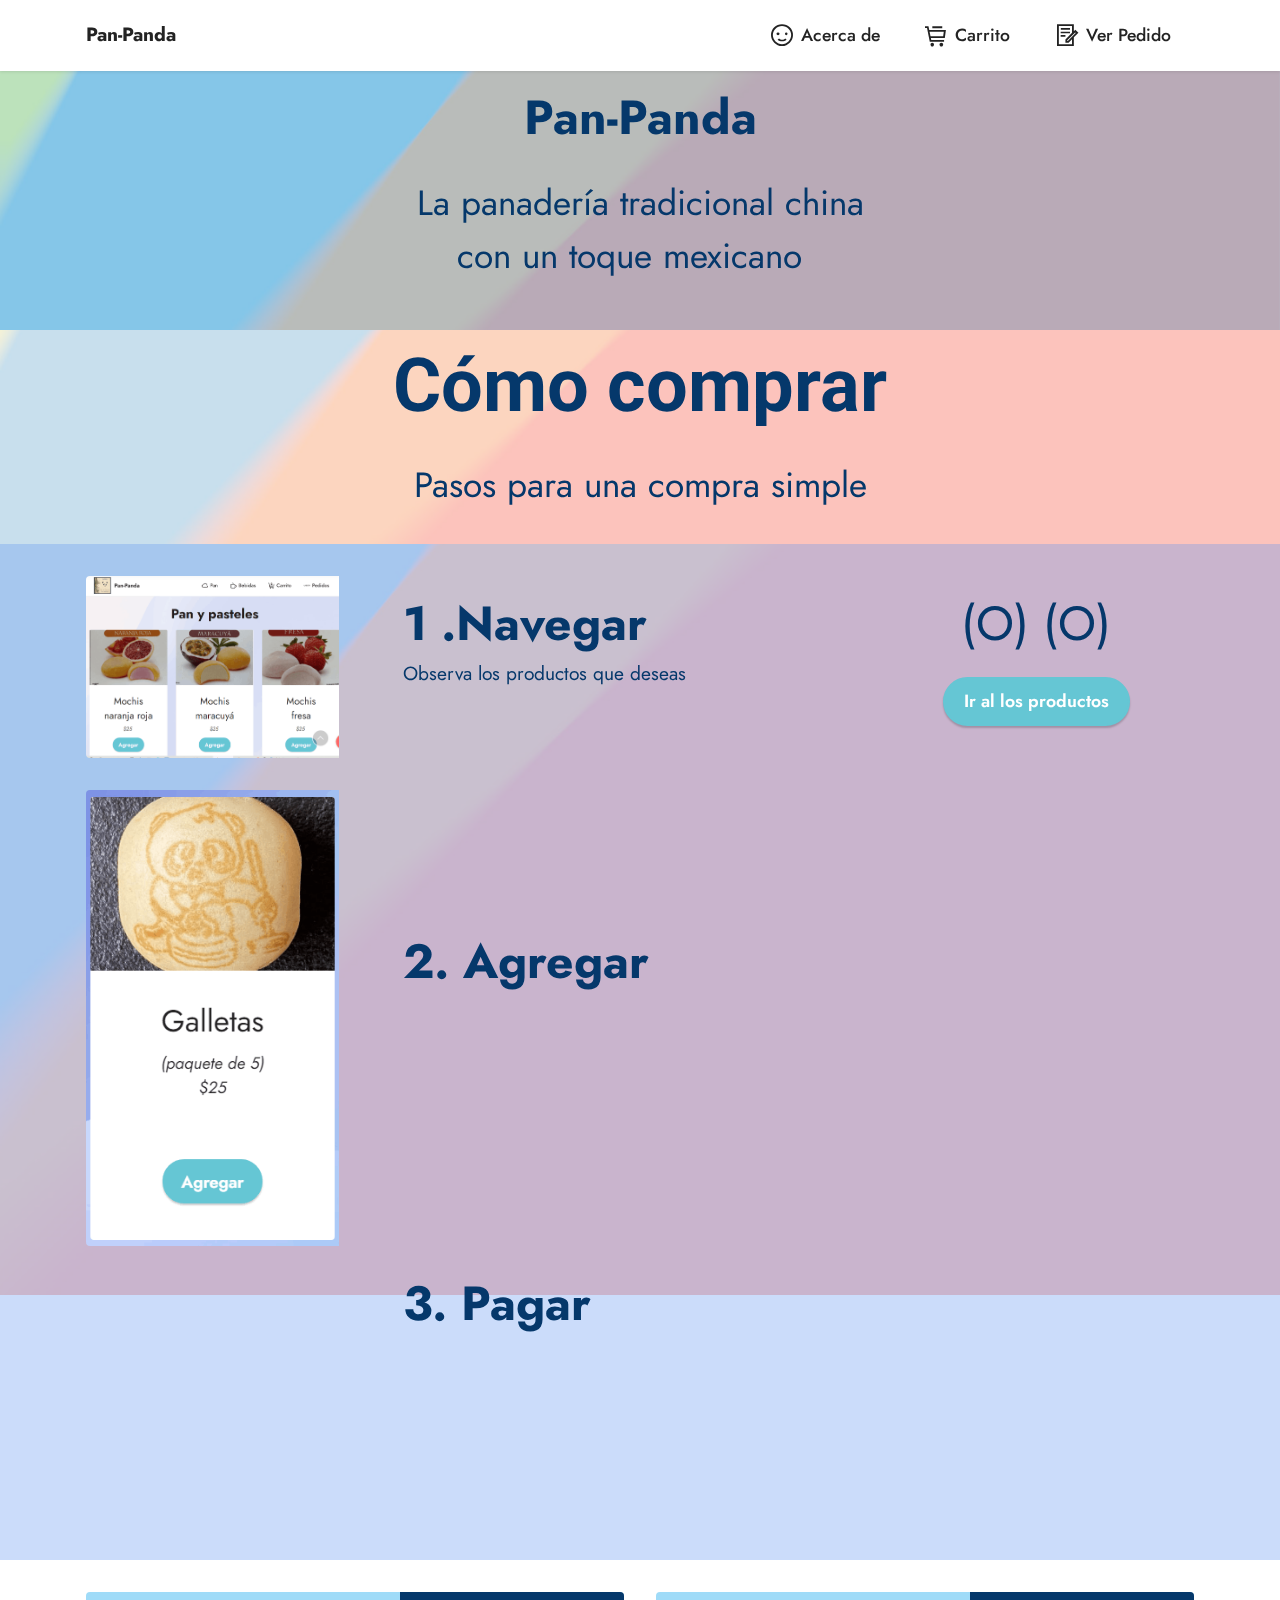
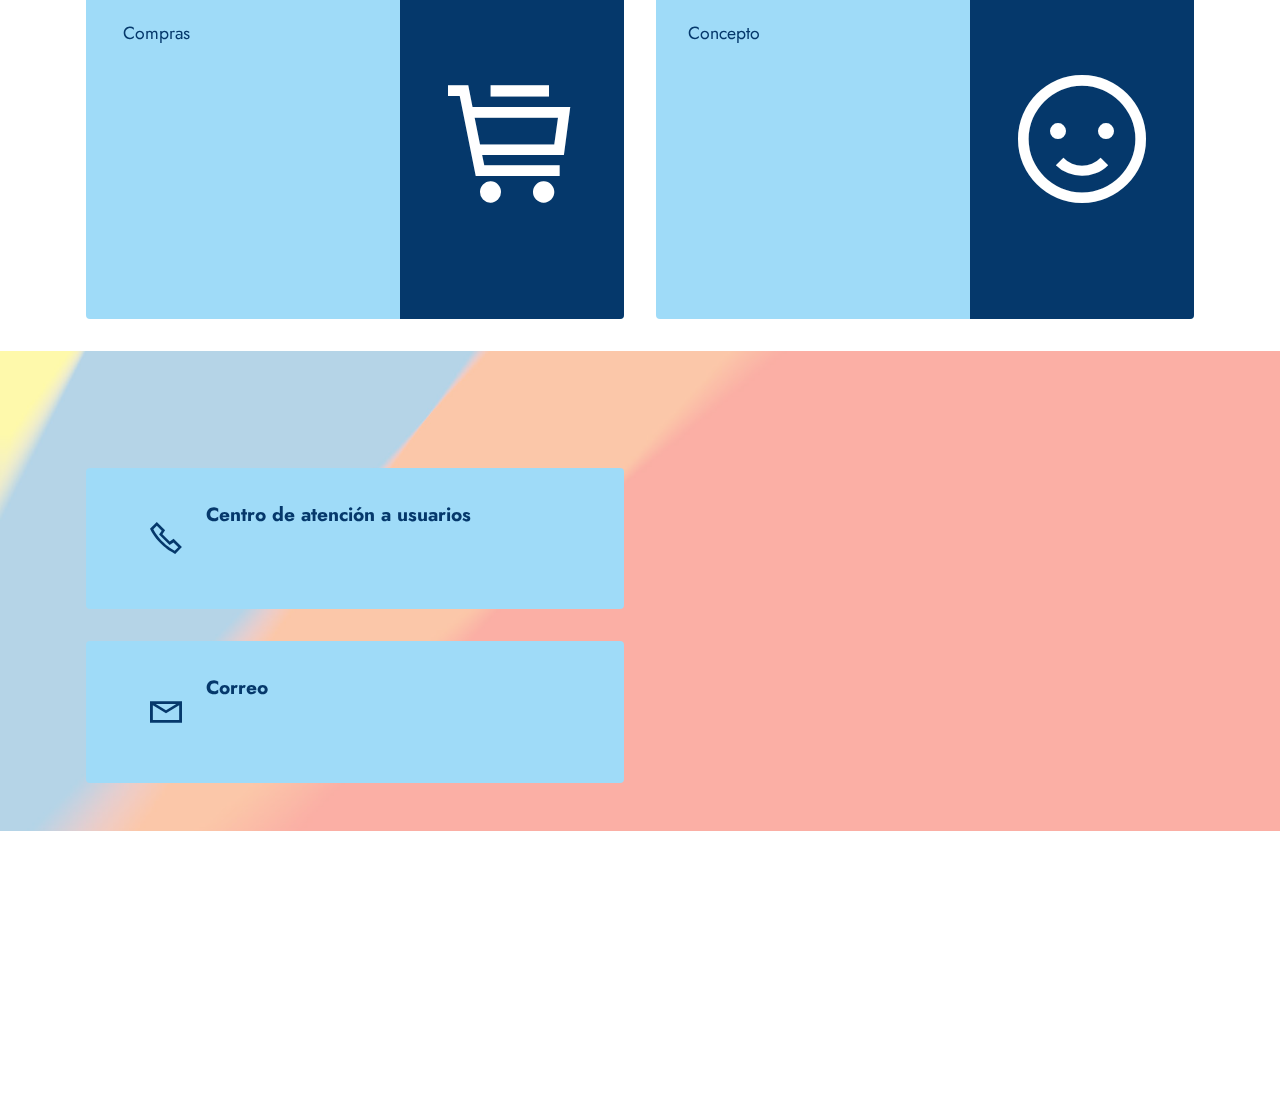
<file: ayuda.html>
<!DOCTYPE html>
<html  >
<head>
  <!-- Site made with Mobirise Website Builder v5.6.3, https://mobirise.com -->
  <meta charset="UTF-8">
  <meta http-equiv="X-UA-Compatible" content="IE=edge">
  <meta name="generator" content="Mobirise v5.6.3, mobirise.com">
  <meta name="twitter:card" content="summary_large_image"/>
  <meta name="twitter:image:src" content="assets/images/ayuda-meta.jpg">
  <meta property="og:image" content="assets/images/ayuda-meta.jpg">
  <meta name="twitter:title" content="Ayuda">
  <meta name="viewport" content="width=device-width, initial-scale=1, minimum-scale=1">
  <link rel="shortcut icon" href="assets/images/pan-panda-es-121x121.jpg" type="image/x-icon">
  <meta name="description" content="Página de información para la compra de productos">
  
  
  <title>Ayuda</title>
  <link rel="stylesheet" href="assets/web/assets/mobirise-icons2/mobirise2.css">
  <link rel="stylesheet" href="assets/bootstrap/css/bootstrap.min.css">
  <link rel="stylesheet" href="assets/bootstrap/css/bootstrap-grid.min.css">
  <link rel="stylesheet" href="assets/bootstrap/css/bootstrap-reboot.min.css">
  <link rel="stylesheet" href="assets/parallax/jarallax.css">
  <link rel="stylesheet" href="assets/animatecss/animate.css">
  <link rel="stylesheet" href="assets/dropdown/css/style.css">
  <link rel="stylesheet" href="assets/socicon/css/styles.css">
  <link rel="stylesheet" href="assets/theme/css/style.css">
  <link rel="preload" href="https://fonts.googleapis.com/css?family=Roboto:100,100i,300,300i,400,400i,500,500i,700,700i,900,900i&display=swap" as="style" onload="this.onload=null;this.rel='stylesheet'">
  <noscript><link rel="stylesheet" href="https://fonts.googleapis.com/css?family=Roboto:100,100i,300,300i,400,400i,500,500i,700,700i,900,900i&display=swap"></noscript>
  <link rel="preload" href="https://fonts.googleapis.com/css?family=Jost:100,200,300,400,500,600,700,800,900,100i,200i,300i,400i,500i,600i,700i,800i,900i&display=swap" as="style" onload="this.onload=null;this.rel='stylesheet'">
  <noscript><link rel="stylesheet" href="https://fonts.googleapis.com/css?family=Jost:100,200,300,400,500,600,700,800,900,100i,200i,300i,400i,500i,600i,700i,800i,900i&display=swap"></noscript>
  <link rel="preload" as="style" href="assets/mobirise/css/mbr-additional.css"><link rel="stylesheet" href="assets/mobirise/css/mbr-additional.css" type="text/css">
  
  
  
  
</head>
<body>
  
  <section data-bs-version="5.1" class="menu menu1 cid-sZ3f1fQbqZ" once="menu" id="menu1-y">
    

    <nav class="navbar navbar-dropdown navbar-fixed-top navbar-expand-lg">
        <div class="container">
            <div class="navbar-brand">
                
                <span class="navbar-caption-wrap"><a class="navbar-caption text-black text-primary display-7" href="index.html#top">Pan-Panda</a></span>
            </div>
            <button class="navbar-toggler" type="button" data-toggle="collapse" data-bs-toggle="collapse" data-target="#navbarSupportedContent" data-bs-target="#navbarSupportedContent" aria-controls="navbarNavAltMarkup" aria-expanded="false" aria-label="Toggle navigation">
                <div class="hamburger">
                    <span></span>
                    <span></span>
                    <span></span>
                    <span></span>
                </div>
            </button>
            <div class="collapse navbar-collapse" id="navbarSupportedContent">
                <ul class="navbar-nav nav-dropdown nav-right" data-app-modern-menu="true"><li class="nav-item"><a class="nav-link link text-black text-primary display-4" href="acerca-de.html#top"><span class="mobi-mbri mobi-mbri-smile-face mbr-iconfont mbr-iconfont-btn"></span>
                            Acerca de</a></li>
                    <li class="nav-item"><a class="nav-link link text-black text-primary display-4" href="carrito.html#top"><span class="mobi-mbri mobi-mbri-cart-full mbr-iconfont mbr-iconfont-btn"></span>Carrito</a></li>
                    <li class="nav-item"><a class="nav-link link text-black text-primary display-4" href="venta.html#top"><span class="mobi-mbri mobi-mbri-contact-form mbr-iconfont mbr-iconfont-btn"></span>Ver Pedido</a>
                    </li></ul>
                
                
            </div>
        </div>
    </nav>
</section>

<section data-bs-version="5.1" class="content4 cid-sFADQxFnEn mbr-parallax-background" id="content4-5">
    
    <div class="mbr-overlay" style="opacity: 0.7; background-color: rgb(159, 219, 248);">
    </div>
    <div class="container-fluid">
        <div class="row justify-content-center">
            <div class="title col-md-12 col-lg-12">
                <h3 class="mbr-section-title mbr-fonts-style align-center mb-4 display-2"><strong>Pan-Panda</strong></h3>
                <h4 class="mbr-section-subtitle align-center mbr-fonts-style mb-4 display-5">La panadería tradicional china <br>con un toque mexicano&nbsp;&nbsp;</h4>
                
            </div>
        </div>
    </div>
</section>

<section data-bs-version="5.1" class="content4 cid-sFADQQfNeA mbr-parallax-background" id="content4-6">
    
    <div class="mbr-overlay" style="opacity: 0.7; background-color: rgb(255, 255, 255);">
    </div>
    <div class="container-fluid">
        <div class="row justify-content-center">
            <div class="title col-md-12 col-lg-12">
                <h3 class="mbr-section-title mbr-fonts-style align-center mb-4 display-1"><strong>Cómo comprar</strong></h3>
                <h4 class="mbr-section-subtitle align-center mbr-fonts-style mb-4 display-5">Pasos para una compra simple</h4>
                
            </div>
        </div>
    </div>
</section>

<section data-bs-version="5.1" class="features8 cid-sFADMOwrhN mbr-parallax-background" xmlns="http://www.w3.org/1999/html" id="features9-4">
    
    

    <div class="mbr-overlay" style="opacity: 0.8; background-color: rgb(190, 211, 249);">
    </div>

    <div class="container">
        <div class="card">
            <div class="card-wrapper">
                <div class="row align-items-center">
                    <div class="col-12 col-md-3">
                        <div class="image-wrapper">
                            <img src="assets/images/hoja-1-563x404.png" alt="Pagina principal">
                        </div>
                    </div>
                    <div class="col-12 col-md">
                        <div class="card-box">
                            <div class="row">
                                <div class="col-md">
                                    <h6 class="card-title mbr-fonts-style display-2"><strong>1 .Navegar</strong></h6>
                                    <p class="mbr-text mbr-fonts-style display-7">Observa los productos que deseas</p>
                                </div>
                                <div class="col-md-auto">
                                    <p class="price mbr-fonts-style display-2">(O) (O)</p>
                                    <div class="mbr-section-btn"><a href="index.html#gallery2-k" class="btn btn-primary display-4">Ir al los productos</a></div>
                                </div>
                                <div></div>
                            </div>
                        </div>
                    </div>
                </div>
            </div>
        </div>
        <div class="card">
            <div class="card-wrapper">
                <div class="row align-items-center">
                    <div class="col-12 col-md-3">
                        <div class="image-wrapper">
                            <img src="assets/images/agregar-producto-291x525.png" alt="agregar producto">
                        </div>
                    </div>
                    <div class="col-12 col-md">
                        <div class="card-box">
                            <div class="row">
                                <div class="col-md">
                                    <h6 class="card-title mbr-fonts-style display-2"><strong>2. Agregar</strong></h6>
                                    <p class="mbr-text mbr-fonts-style display-7">En el producto que hayas elegido busca el botón de &lt;Agregar&gt; y da click para ponerlo en tu orden. Puedes poner todos los que desees en la orden.</p>
                                </div>
                                <div class="col-md-auto">
                                    <p class="price mbr-fonts-style display-2">+ +</p>
                                    <div class="mbr-section-btn"><a href="carrito.html#features9-o" class="btn btn-secondary display-4">Ir al carrito</a></div>
                                </div>
                                <div></div>
                            </div>
                        </div>
                    </div>
                </div>
            </div>
        </div>
        <div class="card">
            <div class="card-wrapper">
                <div class="row align-items-center">
                    <div class="col-12 col-md-3">
                        <div class="image-wrapper">
                            <img src="assets/images/mbr-563x354.png" alt="Pago">
                        </div>
                    </div>
                    <div class="col-12 col-md">
                        <div class="card-box">
                            <div class="row">
                                <div class="col-md">
                                    <h6 class="card-title mbr-fonts-style display-2"><strong>3. Pagar</strong></h6>
                                    <p class="mbr-text mbr-fonts-style display-7">Ya que hayas incluido tus productos, ve al carrito a terminar la orden y pagar. Puedes agregar o quitar productos ahí también.<br>RECUERDA: NO SE GENERA LA COMPRA HASTA QUE HAYAS INTRODUCIDO TUS DATOS COMPLETOS, así que no te preocupes si elegiste otros o más de los que deseas, puedes todavía cambiar tu orden.&nbsp;<br></p>
                                </div>
                                <div class="col-md-auto">
                                    <p class="price mbr-fonts-style display-2">$ $</p>
                                    <div class="mbr-section-btn"><a href="carrito.html#contacts1-p" class="btn btn-secondary display-4">Ver tu pedido</a></div>
                                </div>
                                <div></div>
                            </div>
                        </div>
                    </div>
                </div>
            </div>
        </div>
    </div>
</section>

<section data-bs-version="5.1" class="features5 cid-sFACYYm0AQ mbr-parallax-background" id="features6-3">

    

    <div class="mbr-overlay" style="opacity: 0.4; background-color: rgb(255, 255, 255);">
    </div>
    <div class="container">
        <div class="row justify-content-center">
            <div class="card col-12 col-lg-6">
                <div class="card-wrapper mbr-flex">
                    <div class="card-box align-left">
                        <h6 class="card-subtitle mbr-fonts-style align-left mb-2 display-4">&nbsp;Compras</h6>
                        <h5 class="card-title mbr-fonts-style align-left mb-3 display-5"><strong>Carrito</strong></h5>
                        <p class="mbr-text mbr-fonts-style mb-3 display-4">
                            La página del carrito es donde verás tu pedido y te permitirá pagar en línea.</p>
                        <div class="mbr-section-btn"><a href="carrito.html#features14-x" class="btn btn-primary display-4">Ver</a></div>
                    </div>
                    <div class="img-wrapper img1 align-center">
                        <span class="mbr-iconfont mobi-mbri-cart-full mobi-mbri"></span>
                    </div>
                </div>
            </div>

            <div class="card col-12 col-lg-6">
                <div class="card-wrapper mbr-flex">
                    <div class="card-box align-left">
                        <h6 class="card-subtitle mbr-fonts-style align-left mb-2 display-4">Concepto</h6>
                        <h5 class="card-title mbr-fonts-style align-left mb-3 display-5"><strong>Qué es Pan-Panda</strong></h5>
                        <p class="mbr-text mbr-fonts-style mb-3 display-4">
                            Conoce nuestra historia</p>
                        <div class="mbr-section-btn"><a href="acerca-de.html#header14-1j" class="btn btn-primary display-4">Ver</a></div>
                    </div>
                    <div class="img-wrapper img2 align-center">
                        <span class="mbr-iconfont mobi-mbri-smile-face mobi-mbri"></span>
                    </div>
                </div>
            </div>
        </div>
    </div>
</section>

<section data-bs-version="5.1" class="contacts3 map1 cid-sFAOgbarYq" id="contacts3-c">

    
    <div class="mbr-overlay" style="opacity: 0.6; background-color: rgb(255, 255, 255);"></div>
    <div class="container">
        <div class="mbr-section-head">
            <h3 class="mbr-section-title mbr-fonts-style align-center mb-0 display-2"><strong>Facturación y ventas</strong></h3>
            
        </div>
        <div class="row justify-content-center mt-4">
            <div class="card col-12 col-md-6">
                <div class="card-wrapper">
                    <div class="image-wrapper">
                        <span class="mbr-iconfont mobi-mbri-phone mobi-mbri" style="color: rgb(5, 56, 107); fill: rgb(5, 56, 107);"></span>
                    </div>
                    <div class="text-wrapper">
                        <h6 class="card-title mbr-fonts-style mb-1 display-7">
                            <strong>Centro de atención a usuarios</strong></h6>
                        <p class="mbr-text mbr-fonts-style display-7">
                            0 (800) 123 45 67
                        </p>
                    </div>
                </div>
                <div class="card-wrapper">
                    <div class="image-wrapper">
                        <span class="mbr-iconfont mobi-mbri-letter mobi-mbri" style="color: rgb(5, 56, 107); fill: rgb(5, 56, 107);"></span>
                    </div>
                    <div class="text-wrapper">
                        <h6 class="card-title mbr-fonts-style mb-1 display-7">
                            <strong>Correo</strong></h6>
                        <p class="mbr-text mbr-fonts-style display-7">facturas@pan-panda.com</p>
                    </div>
                </div>
            </div>
            <div class="map-wrapper col-12 col-md-6">
                <div class="google-map"><iframe frameborder="0" style="border:0" src="https://www.google.com/maps/embed/v1/place?key=AIzaSyCNveGQ9bfpKFwWzQLLftrR9hNiHwdqQG8&amp;q=350 5th Ave, New York, NY 10118" allowfullscreen=""></iframe></div>
            </div>
        </div>
    </div>
</section>

<section data-bs-version="5.1" class="footer3 cid-sFAOjz8nX7 mbr-reveal" once="footers" id="footer3-d">

    

    

    <div class="container">
        <div class="row align-center mbr-white">
            <div class="row row-links">
                <ul class="foot-menu">
                    
                    
                    
                    
                    
                <li class="foot-menu-item mbr-fonts-style display-7"><a href="index.html#top" class="text-primary">Inicio</a></li><li class="foot-menu-item mbr-fonts-style display-7"><a href="acerca-de.html#top" class="text-primary">Acerca de Pan-Panda</a></li><li class="foot-menu-item mbr-fonts-style display-7"><a href="carrito.html#top" class="text-primary">Carrito</a></li></ul>
            </div>
            
            <div class="row row-copirayt">
                <p class="mbr-text mb-0 mbr-fonts-style mbr-white align-center display-7">
                    © Copyright 2022 Pan-Panda. All Rights Reserved.
                </p>
            </div>
        </div>
    </div>
</section><section class="display-7" style="padding: 0;align-items: center;justify-content: center;flex-wrap: wrap;    align-content: center;display: flex;position: relative;height: 4rem;"><a href="https://mobiri.se/2712859" style="flex: 1 1;height: 4rem;position: absolute;width: 100%;z-index: 1;"><img alt="" style="height: 4rem;" src="[data-uri]"></a><p style="margin: 0;text-align: center;" class="display-7">Made with Mobirise &#8204;</p><a style="z-index:1" href="https://mobirise.com/website-design-software.html">Free Web Site Designer Software</a></section><script src="assets/bootstrap/js/bootstrap.bundle.min.js"></script>  <script src="assets/parallax/jarallax.js"></script>  <script src="assets/smoothscroll/smooth-scroll.js"></script>  <script src="assets/ytplayer/index.js"></script>  <script src="assets/dropdown/js/navbar-dropdown.js"></script>  <script src="assets/theme/js/script.js"></script>  
  
  
 <div id="scrollToTop" class="scrollToTop mbr-arrow-up"><a style="text-align: center;"><i class="mbr-arrow-up-icon mbr-arrow-up-icon-cm cm-icon cm-icon-smallarrow-up"></i></a></div>
    <input name="animation" type="hidden">
  </body>
</html>
</file>
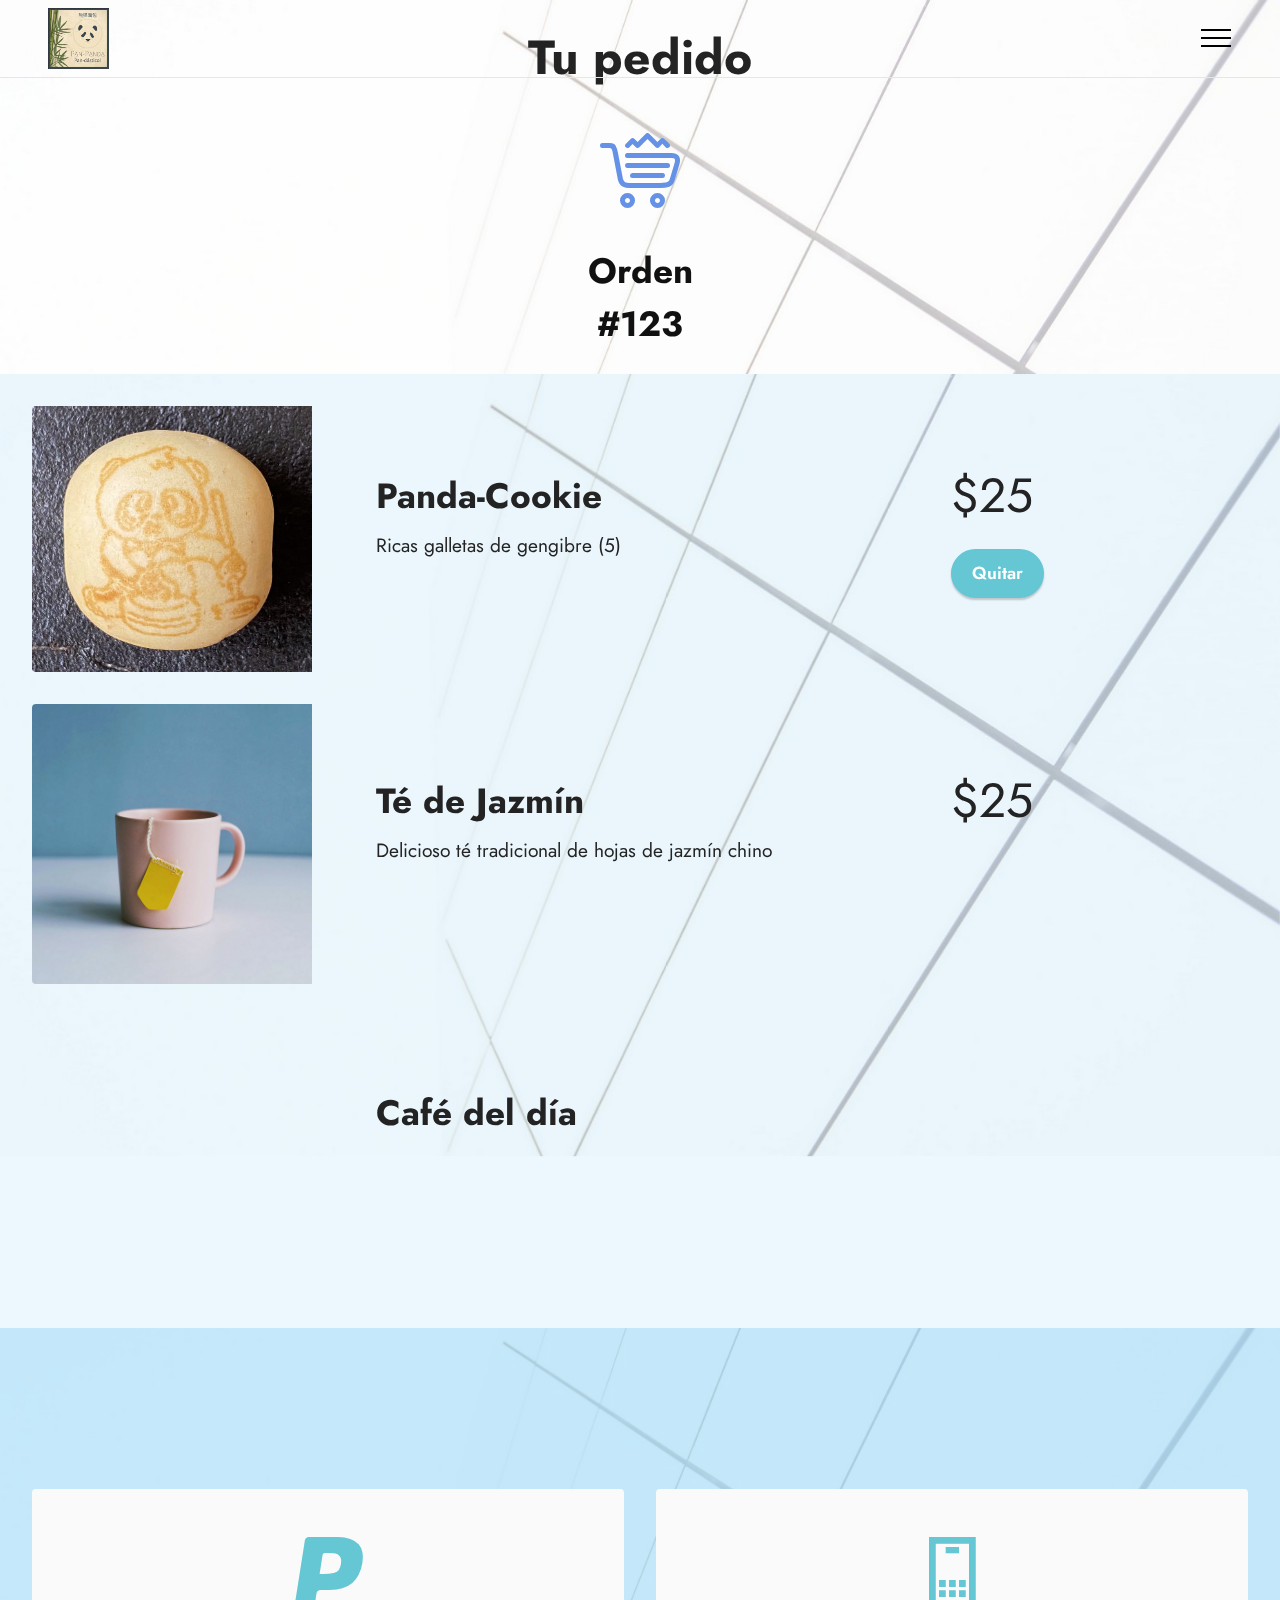
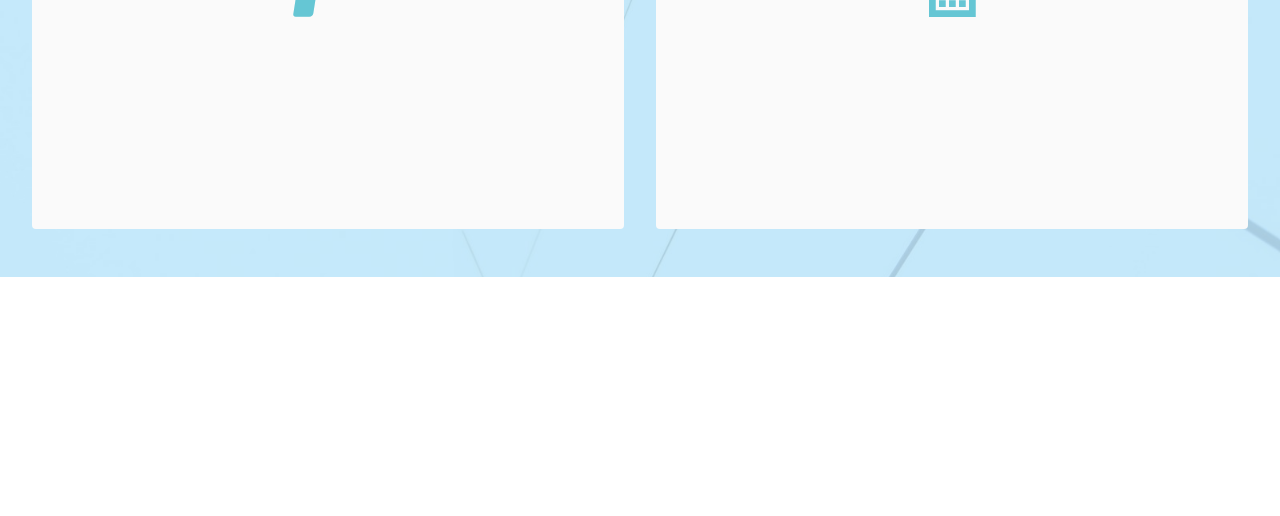
<file: carrito.html>
<!DOCTYPE html>
<html  >
<head>
  <!-- Site made with Mobirise Website Builder v5.6.3, https://mobirise.com -->
  <meta charset="UTF-8">
  <meta http-equiv="X-UA-Compatible" content="IE=edge">
  <meta name="generator" content="Mobirise v5.6.3, mobirise.com">
  <meta name="twitter:card" content="summary_large_image"/>
  <meta name="twitter:image:src" content="assets/images/carrito-meta.jpg">
  <meta property="og:image" content="assets/images/carrito-meta.jpg">
  <meta name="twitter:title" content="Carrito">
  <meta name="viewport" content="width=device-width, initial-scale=1, minimum-scale=1">
  <link rel="shortcut icon" href="assets/images/pan-panda-es-121x121.jpg" type="image/x-icon">
  <meta name="description" content="Carrito de Compras">
  
  
  <title>Carrito</title>
  <link rel="stylesheet" href="assets/web/assets/mobirise-icons2/mobirise2.css">
  <link rel="stylesheet" href="assets/web/assets/mobirise-icons-bold/mobirise-icons-bold.css">
  <link rel="stylesheet" href="assets/bootstrap/css/bootstrap.min.css">
  <link rel="stylesheet" href="assets/bootstrap/css/bootstrap-grid.min.css">
  <link rel="stylesheet" href="assets/bootstrap/css/bootstrap-reboot.min.css">
  <link rel="stylesheet" href="assets/parallax/jarallax.css">
  <link rel="stylesheet" href="assets/animatecss/animate.css">
  <link rel="stylesheet" href="assets/dropdown/css/style.css">
  <link rel="stylesheet" href="assets/socicon/css/styles.css">
  <link rel="stylesheet" href="assets/theme/css/style.css">
  <link rel="preload" href="https://fonts.googleapis.com/css?family=Roboto:100,100i,300,300i,400,400i,500,500i,700,700i,900,900i&display=swap" as="style" onload="this.onload=null;this.rel='stylesheet'">
  <noscript><link rel="stylesheet" href="https://fonts.googleapis.com/css?family=Roboto:100,100i,300,300i,400,400i,500,500i,700,700i,900,900i&display=swap"></noscript>
  <link rel="preload" href="https://fonts.googleapis.com/css?family=Jost:100,200,300,400,500,600,700,800,900,100i,200i,300i,400i,500i,600i,700i,800i,900i&display=swap" as="style" onload="this.onload=null;this.rel='stylesheet'">
  <noscript><link rel="stylesheet" href="https://fonts.googleapis.com/css?family=Jost:100,200,300,400,500,600,700,800,900,100i,200i,300i,400i,500i,600i,700i,800i,900i&display=swap"></noscript>
  <link rel="preload" as="style" href="assets/mobirise/css/mbr-additional.css"><link rel="stylesheet" href="assets/mobirise/css/mbr-additional.css" type="text/css">
  
  
  
  
</head>
<body>
  
  <section data-bs-version="5.1" class="menu cid-s48OLK6784" once="menu" id="menu1-m">
    
    <nav class="navbar navbar-dropdown navbar-fixed-top collapsed">
        <div class="container-fluid">
            <div class="navbar-brand">
                <span class="navbar-logo">
                    <a href="index.html#content1-8">
                        <img src="assets/images/pan-panda-es-121x121.jpg" alt="Pan-Panda" style="height: 3.8rem;">
                    </a>
                </span>
                
            </div>
            <button class="navbar-toggler" type="button" data-toggle="collapse" data-bs-toggle="collapse" data-target="#navbarSupportedContent" data-bs-target="#navbarSupportedContent" aria-controls="navbarNavAltMarkup" aria-expanded="false" aria-label="Toggle navigation">
                <div class="hamburger">
                    <span></span>
                    <span></span>
                    <span></span>
                    <span></span>
                </div>
            </button>
            <div class="collapse navbar-collapse" id="navbarSupportedContent">
                <ul class="navbar-nav nav-dropdown nav-right" data-app-modern-menu="true"><li class="nav-item"><a class="nav-link link text-black text-primary display-4" href="index.html#gallery2-k"><span class="mobi-mbri mobi-mbri-cloud mbr-iconfont mbr-iconfont-btn"></span>Pan</a></li>
                    <li class="nav-item"><a class="nav-link link text-black text-primary display-4" href="index.html#features4-l"><span class="mobi-mbri mobi-mbri-hot-cup mbr-iconfont mbr-iconfont-btn"></span>Bebidas</a></li><li class="nav-item"><a class="nav-link link text-black text-primary display-4" href="carrito.html#features9-o"><span class="mobi-mbri mobi-mbri-cart-add mbr-iconfont mbr-iconfont-btn"></span>Carrito</a></li><li class="nav-item"><a class="nav-link link text-black text-primary display-4" href="https://ubereats.com/mx" target="_blank"><span class="socicon socicon-uber mbr-iconfont mbr-iconfont-btn"></span>Rastrear Pedidos</a></li></ul>
                <div class="icons-menu">
                    <a class="iconfont-wrapper" href="https://mobiri.se" target="_blank">
                        <span class="p-2 mbr-iconfont socicon-facebook socicon"></span>
                    </a>
                    <a class="iconfont-wrapper" href="https://mobiri.se" target="_blank">
                        <span class="p-2 mbr-iconfont socicon-twitter socicon"></span>
                    </a>
                    <a class="iconfont-wrapper" href="https://mobiri.se" target="_blank">
                        <span class="p-2 mbr-iconfont socicon-instagram socicon"></span>
                    </a>
                    
                </div>
                
            </div>
        </div>
    </nav>

</section>

<section data-bs-version="5.1" class="features13 cid-sZ3bp1N2UV mbr-parallax-background" id="features14-x">
    

    <div class="mbr-overlay" style="opacity: 0.2; background-color: rgb(255, 255, 255);">
    </div>
    <div class="container-fluid">
        <div class="row">
            <div class="col-12">
                <h3 class="mbr-section-title align-center mb-4 mbr-fonts-style display-2"><strong>Tu pedido</strong></h3>
            </div>
            <div class="card col-12 col-md-4 col-lg-2 p-3">
                <div class="card-wrapper">
                    <div class="card-box align-center">
                        <span class="mbr-iconfont mbrib-cart-full"></span>
                        <h4 class="card-title align-center mbr-black mbr-fonts-style display-5">
                            <strong>Orden #123</strong></h4>
                    </div>
                </div>
            </div>
            
            
            
            
            
        </div>
    </div>
</section>

<section data-bs-version="5.1" class="features8 cid-sYYnnAdNx8 mbr-parallax-background" xmlns="http://www.w3.org/1999/html" id="features9-o">
    
    

    <div class="mbr-overlay" style="opacity: 0.2; background-color: rgb(159, 219, 248);">
    </div>

    <div class="container-fluid">
        <div class="card">
            <div class="card-wrapper">
                <div class="row align-items-center">
                    <div class="col-12 col-md-3">
                        <div class="image-wrapper">
                            <img src="assets/images/pan-curling-434x411.jpg" alt="galleta">
                        </div>
                    </div>
                    <div class="col-12 col-md">
                        <div class="card-box">
                            <div class="row">
                                <div class="col-md">
                                    <h6 class="card-title mbr-fonts-style display-5">
                                        <strong>Panda-Cookie</strong></h6>
                                    <p class="mbr-text mbr-fonts-style display-7">
                                        Ricas galletas de gengibre (5)</p>
                                </div>
                                <div class="col-md-auto">
                                    <p class="price mbr-fonts-style display-2">$25</p>
                                    <div class="mbr-section-btn"><a href="index.html#top" class="btn btn-primary display-4">Quitar</a></div>
                                </div>
                                <div class="col-lg-2 d-none d-lg-block"></div>
                            </div>
                        </div>
                    </div>
                </div>
            </div>
        </div>
        <div class="card">
            <div class="card-wrapper">
                <div class="row align-items-center">
                    <div class="col-12 col-md-3">
                        <div class="image-wrapper">
                            <img src="assets/images/product2.jpg" alt="Mobirise Website Builder">
                        </div>
                    </div>
                    <div class="col-12 col-md">
                        <div class="card-box">
                            <div class="row">
                                <div class="col-md">
                                    <h6 class="card-title mbr-fonts-style display-5">
                                        <strong>Té de Jazmín</strong></h6>
                                    <p class="mbr-text mbr-fonts-style display-7">
                                        Delicioso té tradicional de hojas de jazmín chino</p>
                                </div>
                                <div class="col-md-auto">
                                    <p class="price mbr-fonts-style display-2">$25</p>
                                    <div class="mbr-section-btn"><a href="index.html#top" class="btn btn-primary display-4">Quitar</a></div>
                                </div>
                                <div class="col-lg-2 d-none d-lg-block"></div>
                            </div>
                        </div>
                    </div>
                </div>
            </div>
        </div>
        <div class="card">
            <div class="card-wrapper">
                <div class="row align-items-center">
                    <div class="col-12 col-md-3">
                        <div class="image-wrapper">
                            <img src="assets/images/product3.jpg" alt="Mobirise Website Builder">
                        </div>
                    </div>
                    <div class="col-12 col-md">
                        <div class="card-box">
                            <div class="row">
                                <div class="col-md">
                                    <h6 class="card-title mbr-fonts-style display-5">
                                        <strong>Café del día</strong></h6>
                                    <p class="mbr-text mbr-fonts-style display-7">Espresso de combinación de granos arábiga y etíope orgánico.</p>
                                </div>
                                <div class="col-md-auto">
                                    <p class="price mbr-fonts-style display-2">$25</p>
                                    <div class="mbr-section-btn"><a href="index.html#top" class="btn btn-primary display-4">Quitar</a></div>
                                </div>
                                <div class="col-lg-2 d-none d-lg-block"></div>
                            </div>
                        </div>
                    </div>
                </div>
            </div>
        </div>
    </div>
</section>

<section data-bs-version="5.1" class="contacts1 cid-sYYoOpQhsW" id="contacts1-p">

    

    <div class="mbr-overlay" style="opacity: 0.6; background-color: rgb(159, 219, 248);">
    </div>
    <div class="container-fluid">
        <div class="mbr-section-head">
            <h3 class="mbr-section-title mbr-fonts-style align-center mb-0 display-2">
                <strong>Total $75.00</strong></h3>
            <h4 class="mbr-section-subtitle mbr-fonts-style align-center mb-0 mt-2 display-5">
                Formas de pago</h4>
        </div>
        <div class="row justify-content-center mt-4">
            <div class="card col-12 col-lg-6">
                <div class="card-wrapper">
                    <div class="card-box align-center">
                        <div class="image-wrapper">
                            <span class="mbr-iconfont socicon-paypal socicon"></span>
                        </div>
                        <h4 class="card-title mbr-fonts-style mb-2 display-2">
                            <strong><em>PayPal</em></strong></h4>
                        <p class="mbr-text mbr-fonts-style mb-2 display-4">
                            Con solo tu cuenta de PayPal</p>
                        <h5 class="link mbr-fonts-style display-7"><a href="venta.html#top" class="text-primary">Pagar vía paypal.com</a></h5>
                    </div>
                </div>
            </div>
            <div class="card col-12 col-lg-6">
                <div class="card-wrapper">
                    <div class="card-box align-center">
                        <div class="image-wrapper">
                            <span class="mbr-iconfont mobi-mbri-mobile mobi-mbri"></span>
                        </div>
                        <h4 class="card-title mbr-fonts-style align-center mb-2 display-2"><strong><em>CoDi</em></strong></h4>
                        <p class="mbr-text mbr-fonts-style mb-2 display-4">Coloca tu celular con tu QR</p>
                        <h5 class="link mbr-black mbr-fonts-style display-7"><a href="venta.html#top" class="text-primary">Abrir enlace de lectura QR</a></h5>
                    </div>
                </div>
            </div>
        </div>
    </div>
</section>

<section data-bs-version="5.1" class="footer3 cid-s48P1Icc8J mbr-reveal" once="footers" id="footer3-n">

    

    

    <div class="container-fluid">
        <div class="media-container-row align-center mbr-white">
            <div class="row row-links">
                <ul class="foot-menu">
                    
                    
                    
                    
                    
                <li class="foot-menu-item mbr-fonts-style display-7"><a href="ayuda.html#top" class="text-primary">Ayuda</a></li><li class="foot-menu-item mbr-fonts-style display-7"><a href="acerca-de.html#top" class="text-primary">Acerca de</a></li><li class="foot-menu-item mbr-fonts-style display-7"><a href="index.html#top" class="text-primary">Inicio</a></li><li class="foot-menu-item mbr-fonts-style display-7"><a href="index.html#top" class="text-primary">Inicio</a></li></ul>
            </div>
            <div class="row social-row">
                <div class="social-list align-right pb-2">
                    
                    
                    
                    
                    
                    
                <div class="soc-item">
                        <a href="https://twitter.com/darth_bruno" target="_blank">
                            <span class="mbr-iconfont mbr-iconfont-social socicon-twitter socicon"></span>
                        </a>
                    </div><div class="soc-item">
                        <a href="https://www.facebook.com/" target="_blank">
                            <span class="mbr-iconfont mbr-iconfont-social socicon-facebook socicon"></span>
                        </a>
                    </div><div class="soc-item">
                        <a href="https://www.youtube.com/darth_bruno" target="_blank">
                            <span class="mbr-iconfont mbr-iconfont-social socicon-youtube socicon"></span>
                        </a>
                    </div><div class="soc-item">
                        <a href="https://instagram.com/darth_bruno" target="_blank">
                            <span class="mbr-iconfont mbr-iconfont-social socicon-instagram socicon"></span>
                        </a>
                    </div></div>
            </div>
            <div class="row row-copirayt">
                <p class="mbr-text mb-0 mbr-fonts-style mbr-white align-center display-7">© Copyright 2022 Pan-Panda. All Rights Reserved.</p>
            </div>
        </div>
    </div>
</section><section class="display-7" style="padding: 0;align-items: center;justify-content: center;flex-wrap: wrap;    align-content: center;display: flex;position: relative;height: 4rem;"><a href="https://mobiri.se/2712859" style="flex: 1 1;height: 4rem;position: absolute;width: 100%;z-index: 1;"><img alt="" style="height: 4rem;" src="[data-uri]"></a><p style="margin: 0;text-align: center;" class="display-7">Created with Mobirise &#8204;</p><a style="z-index:1" href="https://mobirise.com/web-page-maker.html">Web Page Creator</a></section><script src="assets/bootstrap/js/bootstrap.bundle.min.js"></script>  <script src="assets/parallax/jarallax.js"></script>  <script src="assets/smoothscroll/smooth-scroll.js"></script>  <script src="assets/ytplayer/index.js"></script>  <script src="assets/dropdown/js/navbar-dropdown.js"></script>  <script src="assets/theme/js/script.js"></script>  
  
  
 <div id="scrollToTop" class="scrollToTop mbr-arrow-up"><a style="text-align: center;"><i class="mbr-arrow-up-icon mbr-arrow-up-icon-cm cm-icon cm-icon-smallarrow-up"></i></a></div>
    <input name="animation" type="hidden">
  </body>
</html>
</file>
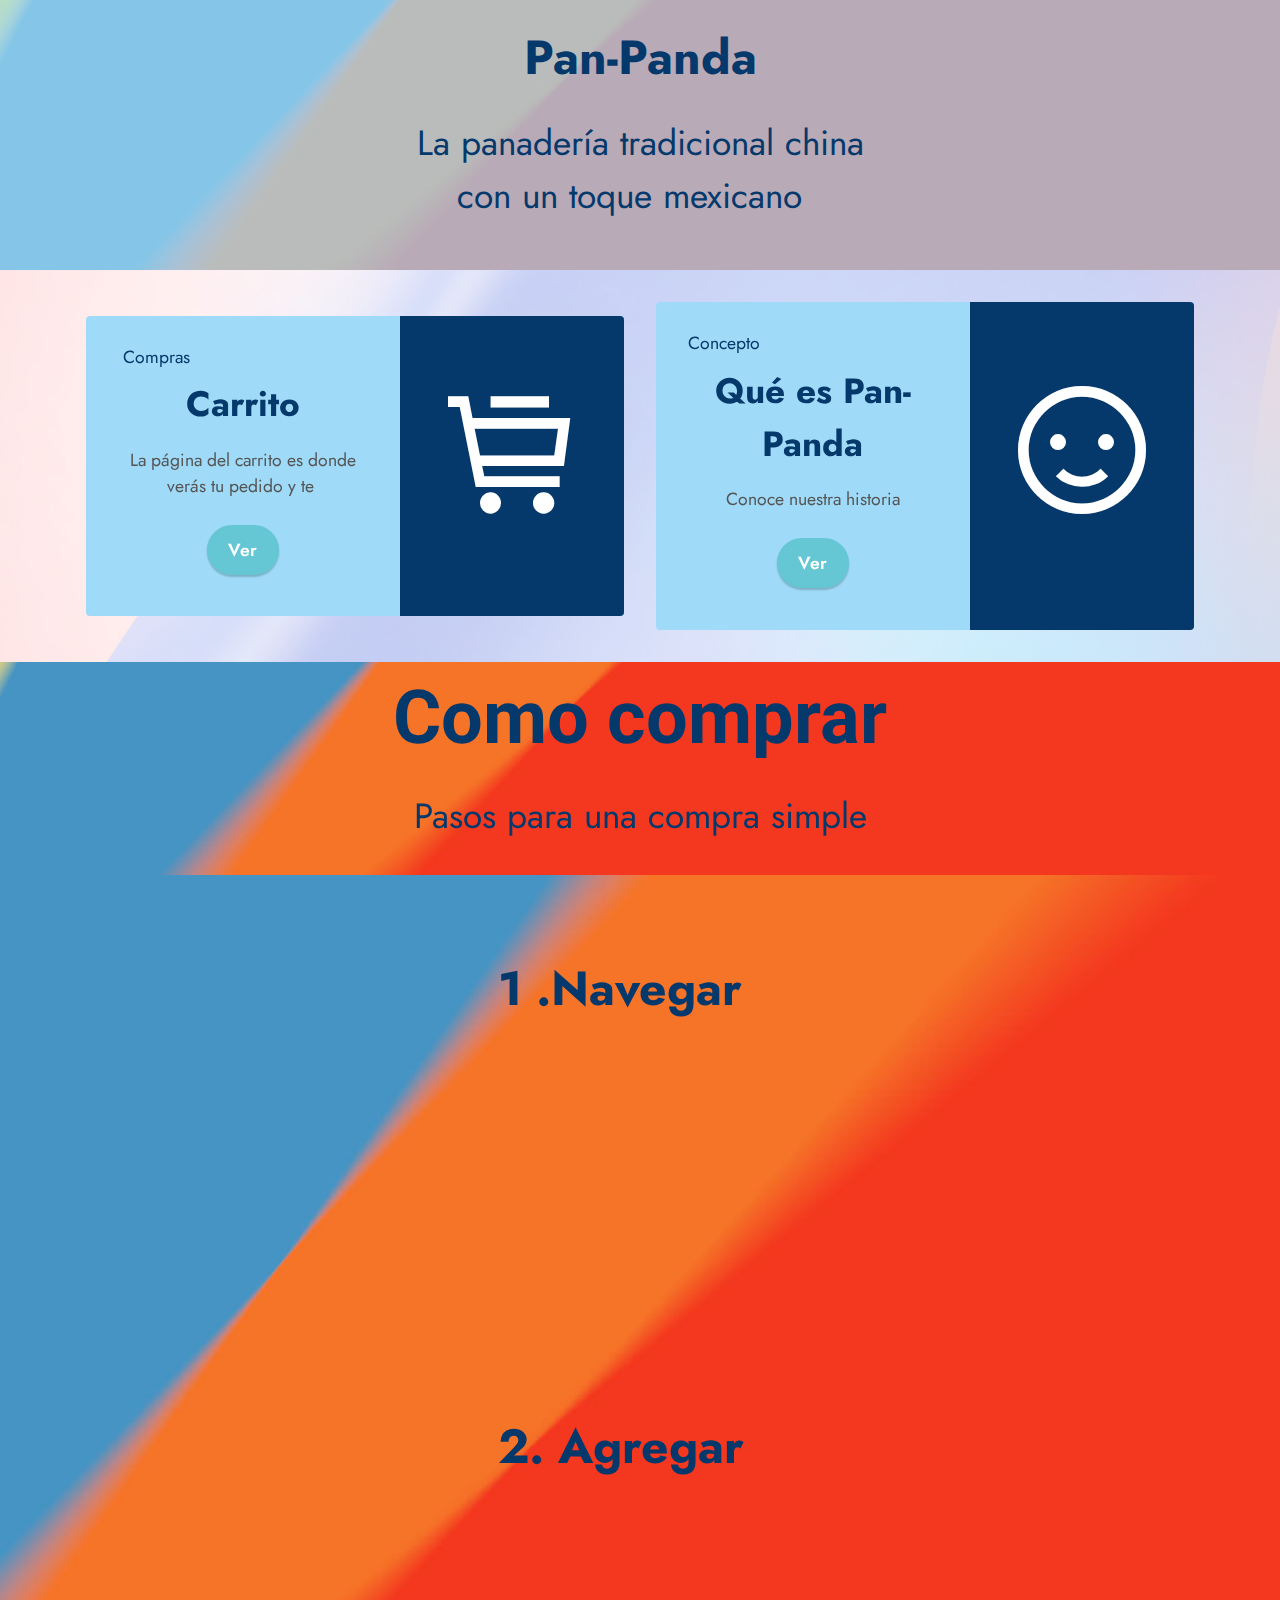
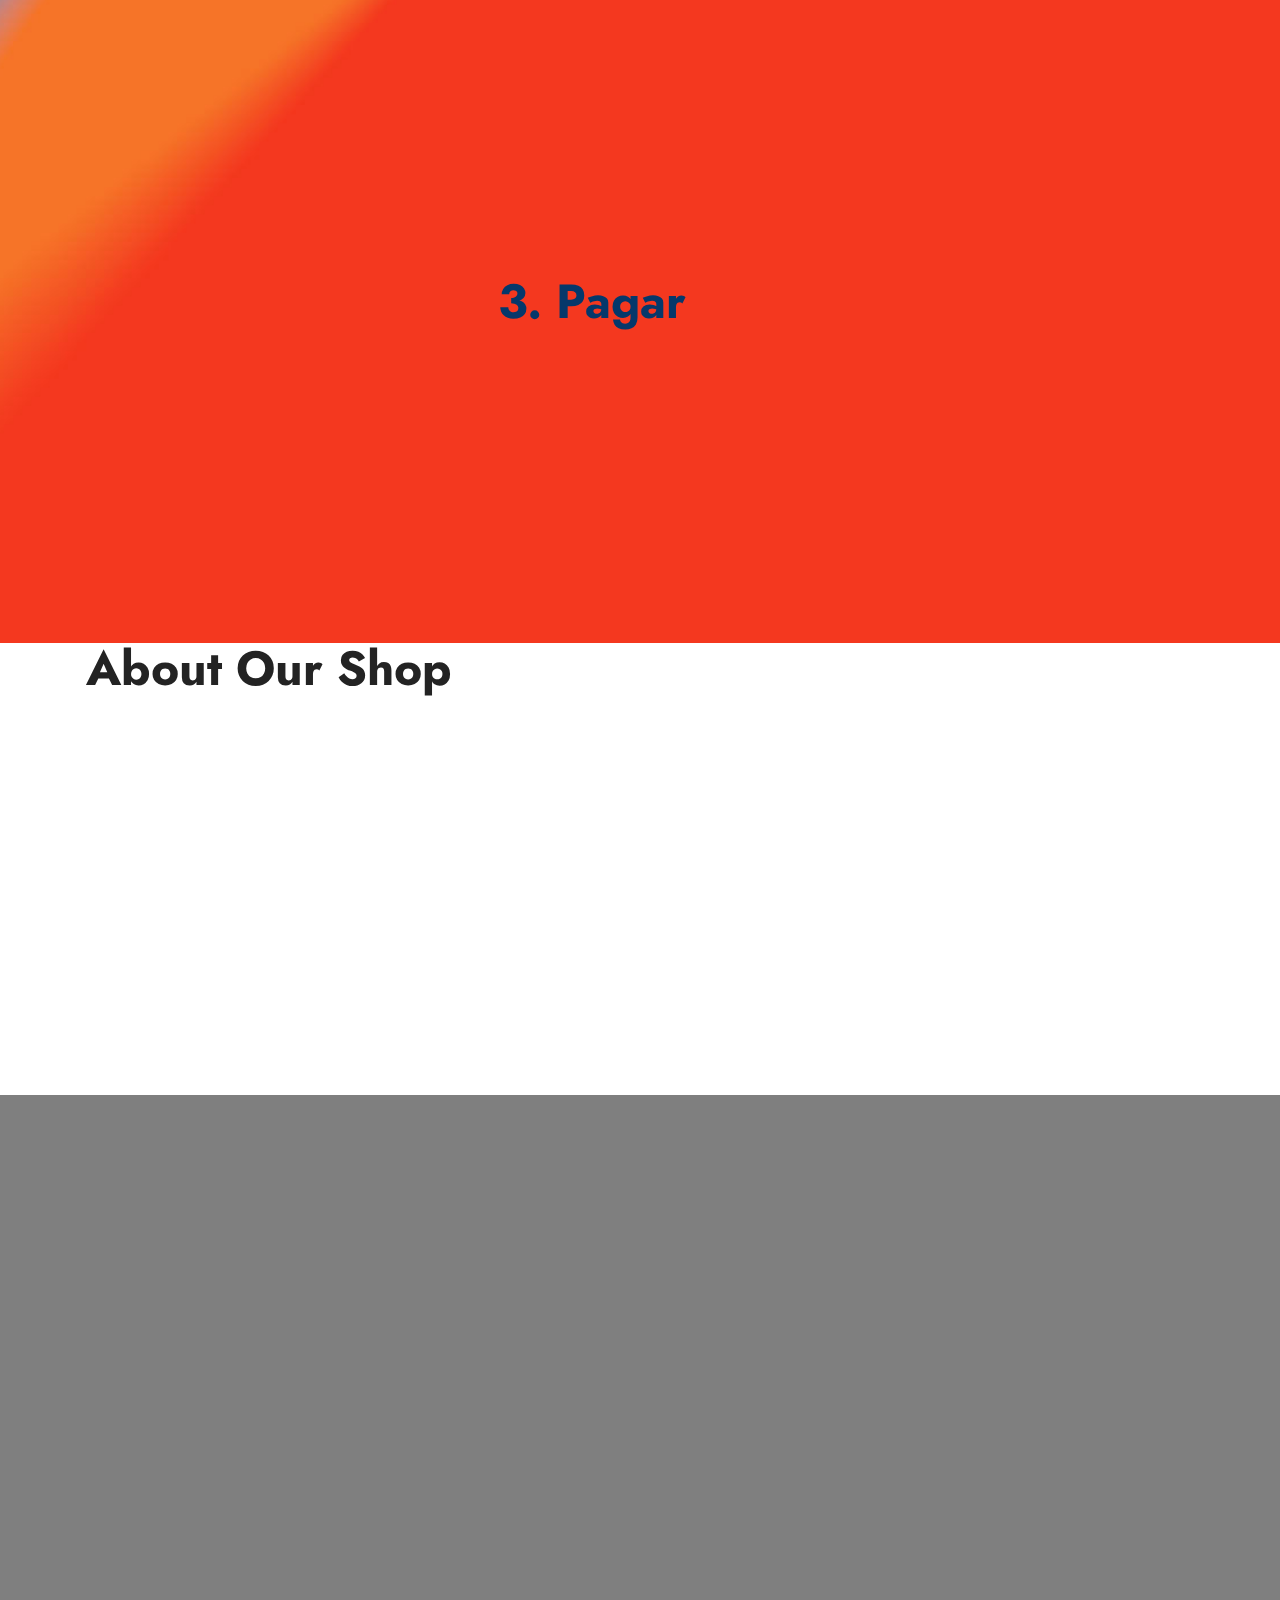
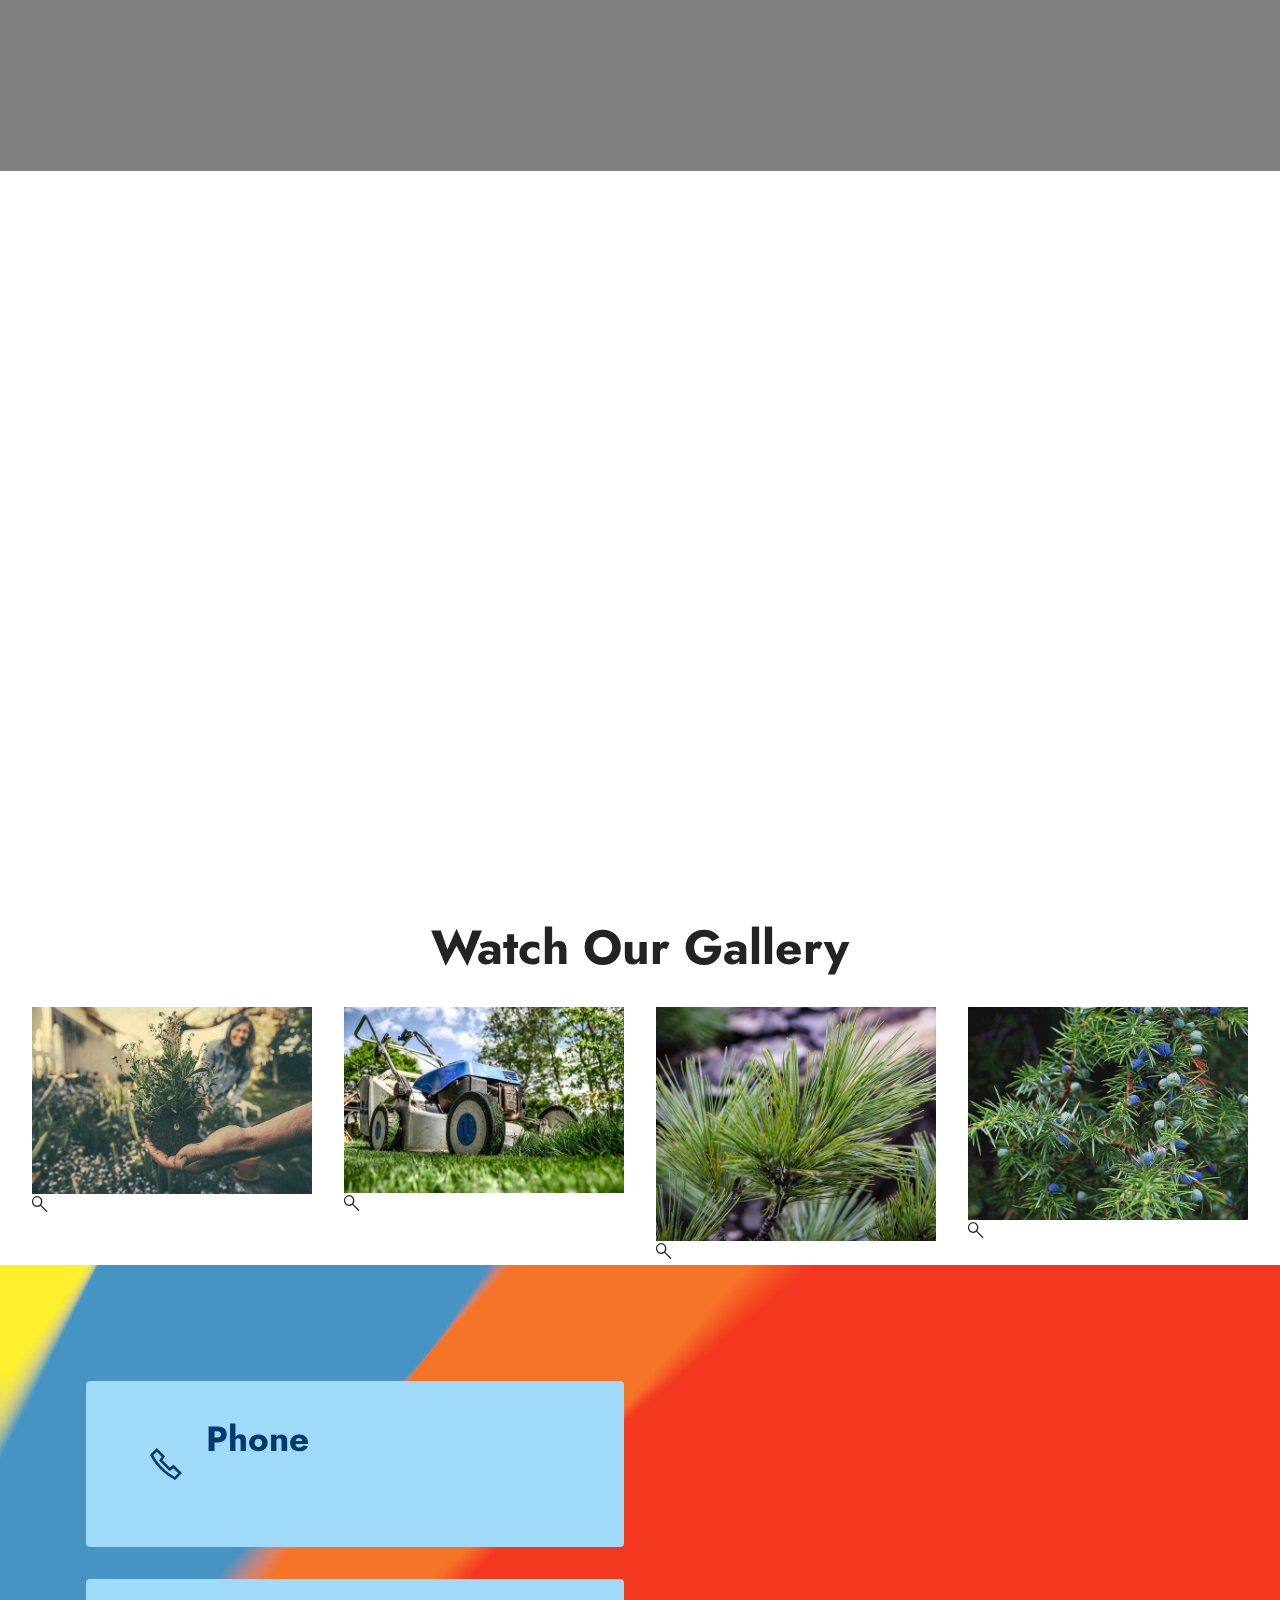
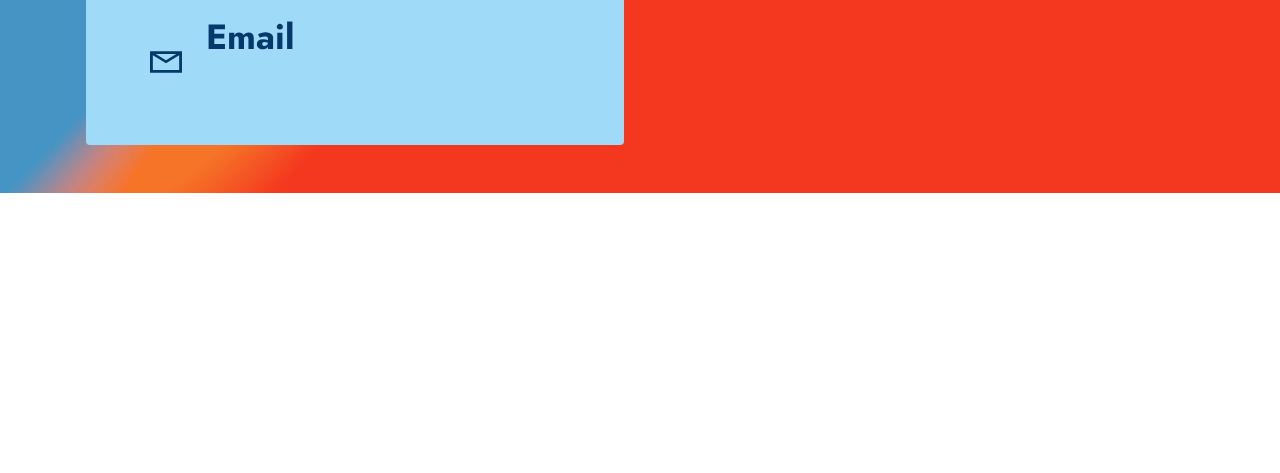
<file: page3.html>
<!DOCTYPE html>
<html  >
<head>
  <!-- Site made with Mobirise Website Builder v5.6.3, https://mobirise.com -->
  <meta charset="UTF-8">
  <meta http-equiv="X-UA-Compatible" content="IE=edge">
  <meta name="generator" content="Mobirise v5.6.3, mobirise.com">
  <meta name="viewport" content="width=device-width, initial-scale=1, minimum-scale=1">
  <link rel="shortcut icon" href="assets/images/pan-panda-es-121x121.jpg" type="image/x-icon">
  <meta name="description" content="">
  
  
  <title>Ayuda</title>
  <link rel="stylesheet" href="assets/web/assets/mobirise-icons2/mobirise2.css">
  <link rel="stylesheet" href="assets/bootstrap/css/bootstrap.min.css">
  <link rel="stylesheet" href="assets/bootstrap/css/bootstrap-grid.min.css">
  <link rel="stylesheet" href="assets/bootstrap/css/bootstrap-reboot.min.css">
  <link rel="stylesheet" href="assets/parallax/jarallax.css">
  <link rel="stylesheet" href="assets/animatecss/animate.css">
  <link rel="stylesheet" href="assets/socicon/css/styles.css">
  <link rel="stylesheet" href="assets/theme/css/style.css">
  <link rel="preload" href="https://fonts.googleapis.com/css?family=Roboto:100,100i,300,300i,400,400i,500,500i,700,700i,900,900i&display=swap" as="style" onload="this.onload=null;this.rel='stylesheet'">
  <noscript><link rel="stylesheet" href="https://fonts.googleapis.com/css?family=Roboto:100,100i,300,300i,400,400i,500,500i,700,700i,900,900i&display=swap"></noscript>
  <link rel="preload" href="https://fonts.googleapis.com/css?family=Jost:100,200,300,400,500,600,700,800,900,100i,200i,300i,400i,500i,600i,700i,800i,900i&display=swap" as="style" onload="this.onload=null;this.rel='stylesheet'">
  <noscript><link rel="stylesheet" href="https://fonts.googleapis.com/css?family=Jost:100,200,300,400,500,600,700,800,900,100i,200i,300i,400i,500i,600i,700i,800i,900i&display=swap"></noscript>
  <link rel="preload" as="style" href="assets/mobirise/css/mbr-additional.css"><link rel="stylesheet" href="assets/mobirise/css/mbr-additional.css" type="text/css">
  
  
  
  
</head>
<body>
  
  <section data-bs-version="5.1" class="content4 cid-sFADQxFnEn" id="content4-5">
    
    <div class="mbr-overlay" style="opacity: 0.7; background-color: rgb(159, 219, 248);">
    </div>
    <div class="container">
        <div class="row justify-content-center">
            <div class="title col-md-12 col-lg-10">
                <h3 class="mbr-section-title mbr-fonts-style align-center mb-4 display-2"><strong>Pan-Panda</strong></h3>
                <h4 class="mbr-section-subtitle align-center mbr-fonts-style mb-4 display-5">La panadería tradicional china <br>con un toque mexicano&nbsp;&nbsp;</h4>
                
            </div>
        </div>
    </div>
</section>

<section data-bs-version="5.1" class="features5 cid-sFACYYm0AQ mbr-parallax-background" id="features6-3">

    

    <div class="mbr-overlay" style="opacity: 0.7; background-color: rgb(255, 255, 255);">
    </div>
    <div class="container">
        <div class="row justify-content-center">
            <div class="card col-12 col-lg-6">
                <div class="card-wrapper mbr-flex">
                    <div class="card-box align-left">
                        <h6 class="card-subtitle mbr-fonts-style align-left mb-2 display-4">&nbsp;Compras</h6>
                        <h5 class="card-title mbr-fonts-style align-left mb-3 display-5"><strong>Carrito</strong></h5>
                        <p class="mbr-text mbr-fonts-style mb-3 display-4">
                            La página del carrito es donde verás tu pedido y te&nbsp;</p>
                        <div class="mbr-section-btn"><a href="https://mobiri.se" class="btn btn-primary display-4">Ver</a></div>
                    </div>
                    <div class="img-wrapper img1 align-center">
                        <span class="mbr-iconfont mobi-mbri-cart-full mobi-mbri"></span>
                    </div>
                </div>
            </div>

            <div class="card col-12 col-lg-6">
                <div class="card-wrapper mbr-flex">
                    <div class="card-box align-left">
                        <h6 class="card-subtitle mbr-fonts-style align-left mb-2 display-4">Concepto</h6>
                        <h5 class="card-title mbr-fonts-style align-left mb-3 display-5"><strong>Qué es Pan-Panda</strong></h5>
                        <p class="mbr-text mbr-fonts-style mb-3 display-4">
                            Conoce nuestra historia</p>
                        <div class="mbr-section-btn"><a href="https://mobiri.se" class="btn btn-primary display-4">Ver</a></div>
                    </div>
                    <div class="img-wrapper img2 align-center">
                        <span class="mbr-iconfont mobi-mbri-smile-face mobi-mbri"></span>
                    </div>
                </div>
            </div>
        </div>
    </div>
</section>

<section data-bs-version="5.1" class="content4 cid-sFADQQfNeA" id="content4-6">
    
    
    <div class="container">
        <div class="row justify-content-center">
            <div class="title col-md-12 col-lg-10">
                <h3 class="mbr-section-title mbr-fonts-style align-center mb-4 display-1"><strong>Como comprar</strong></h3>
                <h4 class="mbr-section-subtitle align-center mbr-fonts-style mb-4 display-5">Pasos para una compra simple</h4>
                
            </div>
        </div>
    </div>
</section>

<section data-bs-version="5.1" class="features8 cid-sFADMOwrhN" xmlns="http://www.w3.org/1999/html" id="features9-4">
    
    

    

    <div class="container">
        <div class="card">
            <div class="card-wrapper">
                <div class="row align-items-center">
                    <div class="col-12 col-md-4">
                        <div class="image-wrapper">
                            <img src="assets/images/hoja-1-563x404.png" alt="Pagina principal">
                        </div>
                    </div>
                    <div class="col-12 col-md">
                        <div class="card-box">
                            <div class="row">
                                <div class="col-md">
                                    <h6 class="card-title mbr-fonts-style display-2"><strong>1 .Navegar</strong></h6>
                                    <p class="mbr-text mbr-fonts-style display-7">Observa los productos que deseas</p>
                                </div>
                                <div class="col-md-auto">
                                    <p class="price mbr-fonts-style display-2">(O) (O)</p>
                                    <div class="mbr-section-btn"><a href="index.html" class="btn btn-primary display-4">Ir al los productos</a></div>
                                </div>
                                <div></div>
                            </div>
                        </div>
                    </div>
                </div>
            </div>
        </div>
        <div class="card">
            <div class="card-wrapper">
                <div class="row align-items-center">
                    <div class="col-12 col-md-4">
                        <div class="image-wrapper">
                            <img src="assets/images/agregar-producto-291x525.png" alt="agregar producto">
                        </div>
                    </div>
                    <div class="col-12 col-md">
                        <div class="card-box">
                            <div class="row">
                                <div class="col-md">
                                    <h6 class="card-title mbr-fonts-style display-2"><strong>2. Agregar</strong></h6>
                                    <p class="mbr-text mbr-fonts-style display-7">En el producto que hayas elegido busca el botón de &lt;Agregar&gt; y da click para ponerlo en tu orden. Puedes poner todos los que desees en la orden.</p>
                                </div>
                                <div class="col-md-auto">
                                    <p class="price mbr-fonts-style display-2">+ +</p>
                                    <div class="mbr-section-btn"><a href="https://mobiri.se" class="btn btn-secondary display-4">Ir al carrito</a></div>
                                </div>
                                <div></div>
                            </div>
                        </div>
                    </div>
                </div>
            </div>
        </div>
        <div class="card">
            <div class="card-wrapper">
                <div class="row align-items-center">
                    <div class="col-12 col-md-4">
                        <div class="image-wrapper">
                            <img src="assets/images/mbr.jpeg" alt="Mobirise Website Builder">
                        </div>
                    </div>
                    <div class="col-12 col-md">
                        <div class="card-box">
                            <div class="row">
                                <div class="col-md">
                                    <h6 class="card-title mbr-fonts-style display-2"><strong>3. Pagar</strong></h6>
                                    <p class="mbr-text mbr-fonts-style display-7">Ya que hayas incluido tus productos, ve al carrito a terminar la orden y pagar. Puedes agregar o quitar productos ahí también.<br>RECUERDA: NO SE GENERA LA COMPRA HASTA QUE HAYAS INTRODUCIDO TUS DATOS COMPLETOS, así que no te preocupes si elegiste otros o más de los que deseas, puedes todavía cambiar tu orden.&nbsp;<br></p>
                                </div>
                                <div class="col-md-auto">
                                    <p class="price mbr-fonts-style display-2">$ $</p>
                                    <div class="mbr-section-btn"><a href="https://mobiri.se" class="btn btn-secondary display-4">Ver tus pedidos</a></div>
                                </div>
                                <div></div>
                            </div>
                        </div>
                    </div>
                </div>
            </div>
        </div>
    </div>
</section>

<section data-bs-version="5.1" class="features15 cid-sFANq99njx" id="features16-9">

    

    
    <div class="container">
        <div class="content-wrapper">
            <div class="row align-items-center">
                <div class="col-12 col-lg">
                    <div class="text-wrapper">
                        <h6 class="card-title mbr-fonts-style display-2"><strong>About Our Shop</strong></h6>
                        <p class="mbr-text mbr-fonts-style mb-4 display-4">Lorem ipsum dolor sit amet, consectetur adipiscing elit. Nulla aliquam a nibh ut consectetur. Vestibulum nec massa a nisl condimentum mattis. Mauris semper risus dui, vitae pulvinar sapien rutrum in. Cras risus ante, porta vel volutpat vel, pulvinar in magna. Donec lacinia in mi eget pharetra.&nbsp;<br><br>Morbi id commodo risus. Donec lobortis nisl sit amet semper pulvinar. Sed quis lectus non eros congue consectetur vehicula sed tortor. Mauris laoreet, ex non aliquam tincidunt, nulla neque viverra dui, at porta quam diam sit amet nulla. Nullam suscipit diam sagittis, tempor nisi sit amet, blandit odio.&nbsp;</p>
                        <div class="mbr-section-btn mt-3"><a class="btn btn-primary display-4" href="https://mobiri.se">Learn more</a></div>
                    </div>
                </div>
                <div class="col-12 col-lg-6">
                    <div class="image-wrapper">
                        <img src="assets/images/mbr-10.jpg" alt="Mobirise Website Builder">
                    </div>
                </div>
            </div>
        </div>
    </div>
</section>

<section data-bs-version="5.1" class="content2 cid-sFAOw5Fdod" id="content2-e">
    
    <div class="mbr-overlay"></div>
    <div class="container">
        <div class="mbr-section-head">
            <h4 class="mbr-section-title mbr-fonts-style align-center mb-0 display-2"><strong>Noticias</strong></h4>
            <h5 class="mbr-section-subtitle mbr-fonts-style align-center mb-0 mt-2 display-5">Read the recent blog posts about
                our shop</h5>
        </div>
        <div class="row mt-4">
            <div class="item features-image сol-12 col-md-6 col-lg-4">
                <div class="item-wrapper">
                    <div class="item-img">
                        <img src="assets/images/mbr-10.jpg" alt="Mobirise Website Builder" title="">
                    </div>
                    <div class="item-content">
                        <h5 class="item-title mbr-fonts-style display-5"><strong>Lorem ipsum dolor sit amet</strong></h5>
                        
                        <p class="mbr-text mbr-fonts-style mt-3 display-7">Lorem ipsum dolor sit amet, consectetur adipiscing elit. Nulla aliquam a nibh ut consectetur.&nbsp;</p>
                    </div>
                    <div class="mbr-section-btn item-footer mt-2"><a href="" class="btn item-btn btn-primary display-4" target="_blank">Read More
                            &gt;</a></div>
                </div>
            </div>
            <div class="item features-image сol-12 col-md-6 col-lg-4">
                <div class="item-wrapper">
                    <div class="item-img">
                        <img src="assets/images/mbr.jpg" alt="Mobirise Website Builder" title="">
                    </div>
                    <div class="item-content">
                        <h5 class="item-title mbr-fonts-style display-5"><strong>Habitasse platea dictumst</strong></h5>
                        
                        <p class="mbr-text mbr-fonts-style mt-3 display-7">Lorem ipsum dolor sit amet, consectetur adipiscing elit. Nulla aliquam a nibh ut consectetur. <br>
                        </p>
                    </div>
                    <div class="mbr-section-btn item-footer mt-2"><a href="" class="btn item-btn btn-primary display-4" target="_blank">Read More
                            &gt;</a></div>
                </div>
            </div>
            <div class="item features-image сol-12 col-md-6 col-lg-4">
                <div class="item-wrapper">
                    <div class="item-img">
                        <img src="assets/images/mbr-5.jpg" alt="Mobirise Website Builder" title="">
                    </div>
                    <div class="item-content">
                        <h5 class="item-title mbr-fonts-style display-5"><strong>Aenean ultrices ante est</strong></h5>
                        
                        <p class="mbr-text mbr-fonts-style mt-3 display-7">Lorem ipsum dolor sit amet, consectetur adipiscing elit. Nulla aliquam a nibh ut consectetur. </p>
                    </div>
                    <div class="mbr-section-btn item-footer mt-2"><a href="" class="btn item-btn btn-primary display-4" target="_blank">Read More
                            &gt;</a></div>
                </div>
            </div>

        </div>
    </div>
</section>

<section data-bs-version="5.1" class="testimonials2 cid-sFAO03Bfrt" id="testimonials2-a">
    
    
    <div class="container">
        <h3 class="mbr-section-title mbr-fonts-style align-center mb-4 display-2">
            <strong>Testimonials</strong>
        </h3>
        <div class="row justify-content-center">
            <div class="card col-12 col-md-6">
                <p class="mbr-text mbr-fonts-style mb-4 display-7">Lorem ipsum dolor sit amet, consectetur adipiscing elit. Nulla aliquam a nibh ut consectetur. Vestibulum nec massa a nisl condimentum mattis. Mauris semper risus dui, vitae pulvinar sapien rutrum in. Cras risus ante, porta vel volutpat vel, pulvinar in magna. Donec lacinia in mi eget pharetra. </p>
                <div class="d-flex mb-md-0 mb-4">
                    <div class="image-wrapper">
                        <img src="assets/images/team1.jpg" alt="Mobirise Website Builder">
                    </div>
                    <div class="text-wrapper">
                        <p class="name mbr-fonts-style mb-1 display-4">
                            <strong>Martin Smith</strong>
                        </p>
                        <p class="position mbr-fonts-style display-4">
                            <strong>Client</strong>
                        </p>
                    </div>
                </div>
            </div>
            <div class="card col-12 col-md-6">
                <p class="mbr-text mbr-fonts-style mb-4 display-7">Lorem ipsum dolor sit amet, consectetur adipiscing elit. Nulla aliquam a nibh ut consectetur. Vestibulum nec massa a nisl condimentum mattis. Mauris semper risus dui, vitae pulvinar sapien rutrum in. Cras risus ante, porta vel volutpat vel, pulvinar in magna. Donec lacinia in mi eget pharetra. </p>
                <div class="d-flex mb-md-0 mb-4">
                    <div class="image-wrapper">
                        <img src="assets/images/team2.jpg" alt="Mobirise Website Builder">
                    </div>
                    <div class="text-wrapper">
                        <p class="name mbr-fonts-style mb-1 display-4">
                            <strong>Jessica Brown</strong>
                        </p>
                        <p class="position mbr-fonts-style display-4">
                            <strong>Client</strong>
                        </p>
                    </div>
                </div>
            </div>
        </div>
    </div>
</section>

<section data-bs-version="5.1" class="gallery6 mbr-gallery cid-sFAQAQGsOD" id="gallery6-f">
    

    

    <div class="container-fluid">
        <div class="mbr-section-head">
            <h3 class="mbr-section-title mbr-fonts-style align-center m-0 display-2"><strong>Watch Our Gallery</strong></h3>
            
        </div>
        <div class="row mbr-gallery mt-4">
            <div class="col-12 col-md-6 col-lg-3 item gallery-image">
                <div class="item-wrapper" data-toggle="modal" data-bs-toggle="modal" data-target="#sYYMoVP8Kh-modal" data-bs-target="#sYYMoVP8Kh-modal">
                    <img class="w-100" src="assets/images/mbr.jpg" alt="Mobirise Website Builder" data-slide-to="0" data-bs-slide-to="0" data-target="#lb-sYYMoVP8Kh" data-bs-target="#lb-sYYMoVP8Kh">
                    <div class="icon-wrapper">
                        <span class="mobi-mbri mobi-mbri-search mbr-iconfont mbr-iconfont-btn"></span>
                    </div>
                </div>
                
            </div>
            <div class="col-12 col-md-6 col-lg-3 item gallery-image">
                <div class="item-wrapper" data-toggle="modal" data-bs-toggle="modal" data-target="#sYYMoVP8Kh-modal" data-bs-target="#sYYMoVP8Kh-modal">
                    <img class="w-100" src="assets/images/mbr-5.jpg" alt="Mobirise Website Builder" data-slide-to="1" data-bs-slide-to="1" data-target="#lb-sYYMoVP8Kh" data-bs-target="#lb-sYYMoVP8Kh">
                    <div class="icon-wrapper">
                        <span class="mobi-mbri mobi-mbri-search mbr-iconfont mbr-iconfont-btn"></span>
                    </div>
                </div>
                
            </div>
            <div class="col-12 col-md-6 col-lg-3 item gallery-image">
                <div class="item-wrapper" data-toggle="modal" data-bs-toggle="modal" data-target="#sYYMoVP8Kh-modal" data-bs-target="#sYYMoVP8Kh-modal">
                    <img class="w-100" src="assets/images/mbr-1.jpeg" alt="Mobirise Website Builder" data-slide-to="2" data-bs-slide-to="2" data-target="#lb-sYYMoVP8Kh" data-bs-target="#lb-sYYMoVP8Kh">
                    <div class="icon-wrapper">
                        <span class="mobi-mbri mobi-mbri-search mbr-iconfont mbr-iconfont-btn"></span>
                    </div>
                </div>
                
            </div>
            <div class="col-12 col-md-6 col-lg-3 item gallery-image">
                <div class="item-wrapper" data-toggle="modal" data-bs-toggle="modal" data-target="#sYYMoVP8Kh-modal" data-bs-target="#sYYMoVP8Kh-modal">
                    <img class="w-100" src="assets/images/mbr-10.jpeg" alt="Mobirise Website Builder" data-slide-to="3" data-bs-slide-to="3" data-target="#lb-sYYMoVP8Kh" data-bs-target="#lb-sYYMoVP8Kh">
                    <div class="icon-wrapper">
                        <span class="mobi-mbri mobi-mbri-search mbr-iconfont mbr-iconfont-btn"></span>
                    </div>
                </div>
                
            </div>
        </div>

        <div class="modal mbr-slider" tabindex="-1" role="dialog" aria-hidden="true" id="sYYMoVP8Kh-modal">
            <div class="modal-dialog" role="document">
                <div class="modal-content">
                    <div class="modal-body">
                        <div class="carousel slide" id="lb-sYYMoVP8Kh" data-interval="5000" data-bs-interval="5000">
                            <div class="carousel-inner">
                                <div class="carousel-item active">
                                    <img class="d-block w-100" src="assets/images/mbr.jpg" alt="Mobirise Website Builder">
                                </div>
                                <div class="carousel-item">
                                    <img class="d-block w-100" src="assets/images/mbr-5.jpg" alt="Mobirise Website Builder">
                                </div>
                                <div class="carousel-item">
                                    <img class="d-block w-100" src="assets/images/mbr-1.jpeg" alt="Mobirise Website Builder">
                                </div>
                                <div class="carousel-item">
                                    <img class="d-block w-100" src="assets/images/mbr-10.jpeg" alt="Mobirise Website Builder">
                                </div>
                            </div>
                            <ol class="carousel-indicators">
                                <li data-slide-to="0" data-bs-slide-to="0" class="active" data-target="#lb-sYYMoVP8Kh" data-bs-target="#lb-sYYMoVP8Kh"></li>
                                <li data-slide-to="1" data-bs-slide-to="1" data-target="#lb-sYYMoVP8Kh" data-bs-target="#lb-sYYMoVP8Kh"></li>
                                <li data-slide-to="2" data-bs-slide-to="2" data-target="#lb-sYYMoVP8Kh" data-bs-target="#lb-sYYMoVP8Kh"></li>
                                <li data-slide-to="3" data-bs-slide-to="3" data-target="#lb-sYYMoVP8Kh" data-bs-target="#lb-sYYMoVP8Kh"></li>
                            </ol>
                            <a role="button" href="" class="close" data-dismiss="modal" data-bs-dismiss="modal" aria-label="Close">
                            </a>
                            <a class="carousel-control-prev carousel-control" role="button" data-slide="prev" data-bs-slide="prev" href="#lb-sYYMoVP8Kh">
                                <span class="mobi-mbri mobi-mbri-arrow-prev" aria-hidden="true"></span>
                                <span class="sr-only visually-hidden">Previous</span>
                            </a>
                            <a class="carousel-control-next carousel-control" role="button" data-slide="next" data-bs-slide="next" href="#lb-sYYMoVP8Kh">
                                <span class="mobi-mbri mobi-mbri-arrow-next" aria-hidden="true"></span>
                                <span class="sr-only visually-hidden">Next</span>
                            </a>
                        </div>
                    </div>
                </div>
            </div>
        </div>
    </div>
</section>

<section data-bs-version="5.1" class="contacts3 map1 cid-sFAOgbarYq" id="contacts3-c">

    
    
    <div class="container">
        <div class="mbr-section-head">
            <h3 class="mbr-section-title mbr-fonts-style align-center mb-0 display-2">
                <strong>Contacts</strong>
            </h3>
            
        </div>
        <div class="row justify-content-center mt-4">
            <div class="card col-12 col-md-6">
                <div class="card-wrapper">
                    <div class="image-wrapper">
                        <span class="mbr-iconfont mobi-mbri-phone mobi-mbri" style="color: rgb(5, 56, 107); fill: rgb(5, 56, 107);"></span>
                    </div>
                    <div class="text-wrapper">
                        <h6 class="card-title mbr-fonts-style mb-1 display-5">
                            <strong>Phone</strong>
                        </h6>
                        <p class="mbr-text mbr-fonts-style display-7">
                            0 (800) 123 45 67
                        </p>
                    </div>
                </div>
                <div class="card-wrapper">
                    <div class="image-wrapper">
                        <span class="mbr-iconfont mobi-mbri-letter mobi-mbri" style="color: rgb(5, 56, 107); fill: rgb(5, 56, 107);"></span>
                    </div>
                    <div class="text-wrapper">
                        <h6 class="card-title mbr-fonts-style mb-1 display-5">
                            <strong>Email</strong>
                        </h6>
                        <p class="mbr-text mbr-fonts-style display-7">
                            <a href="mailto:info@site.com" class="text-primary">info@site.com</a>
                        </p>
                    </div>
                </div>
            </div>
            <div class="map-wrapper col-12 col-md-6">
                <div class="google-map"><iframe frameborder="0" style="border:0" src="https://www.google.com/maps/embed/v1/place?key=AIzaSyCNveGQ9bfpKFwWzQLLftrR9hNiHwdqQG8&amp;q=350 5th Ave, New York, NY 10118" allowfullscreen=""></iframe></div>
            </div>
        </div>
    </div>
</section>

<section data-bs-version="5.1" class="footer3 cid-sFAOjz8nX7 mbr-reveal" once="footers" id="footer3-d">

    

    

    <div class="container">
        <div class="row align-center mbr-white">
            <div class="row row-links">
                <ul class="foot-menu">
                    
                    
                    
                    
                    
                <li class="foot-menu-item mbr-fonts-style display-7">Inicio</li><li class="foot-menu-item mbr-fonts-style display-7">Ayuda</li><li class="foot-menu-item mbr-fonts-style display-7">Carrito</li></ul>
            </div>
            
            <div class="row row-copirayt">
                <p class="mbr-text mb-0 mbr-fonts-style mbr-white align-center display-7">
                    © Copyright 2022 Pan-Panda. All Rights Reserved.
                </p>
            </div>
        </div>
    </div>
</section><section class="display-7" style="padding: 0;align-items: center;justify-content: center;flex-wrap: wrap;    align-content: center;display: flex;position: relative;height: 4rem;"><a href="https://mobiri.se/2712859" style="flex: 1 1;height: 4rem;position: absolute;width: 100%;z-index: 1;"><img alt="" style="height: 4rem;" src="[data-uri]"></a><p style="margin: 0;text-align: center;" class="display-7">Designed with Mobirise &#8204;</p><a style="z-index:1" href="https://mobirise.com/website-maker.html">Web Site Maker</a></section><script src="assets/bootstrap/js/bootstrap.bundle.min.js"></script>  <script src="assets/parallax/jarallax.js"></script>  <script src="assets/smoothscroll/smooth-scroll.js"></script>  <script src="assets/ytplayer/index.js"></script>  <script src="assets/theme/js/script.js"></script>  
  
  
 <div id="scrollToTop" class="scrollToTop mbr-arrow-up"><a style="text-align: center;"><i class="mbr-arrow-up-icon mbr-arrow-up-icon-cm cm-icon cm-icon-smallarrow-up"></i></a></div>
    <input name="animation" type="hidden">
  </body>
</html>
</file>
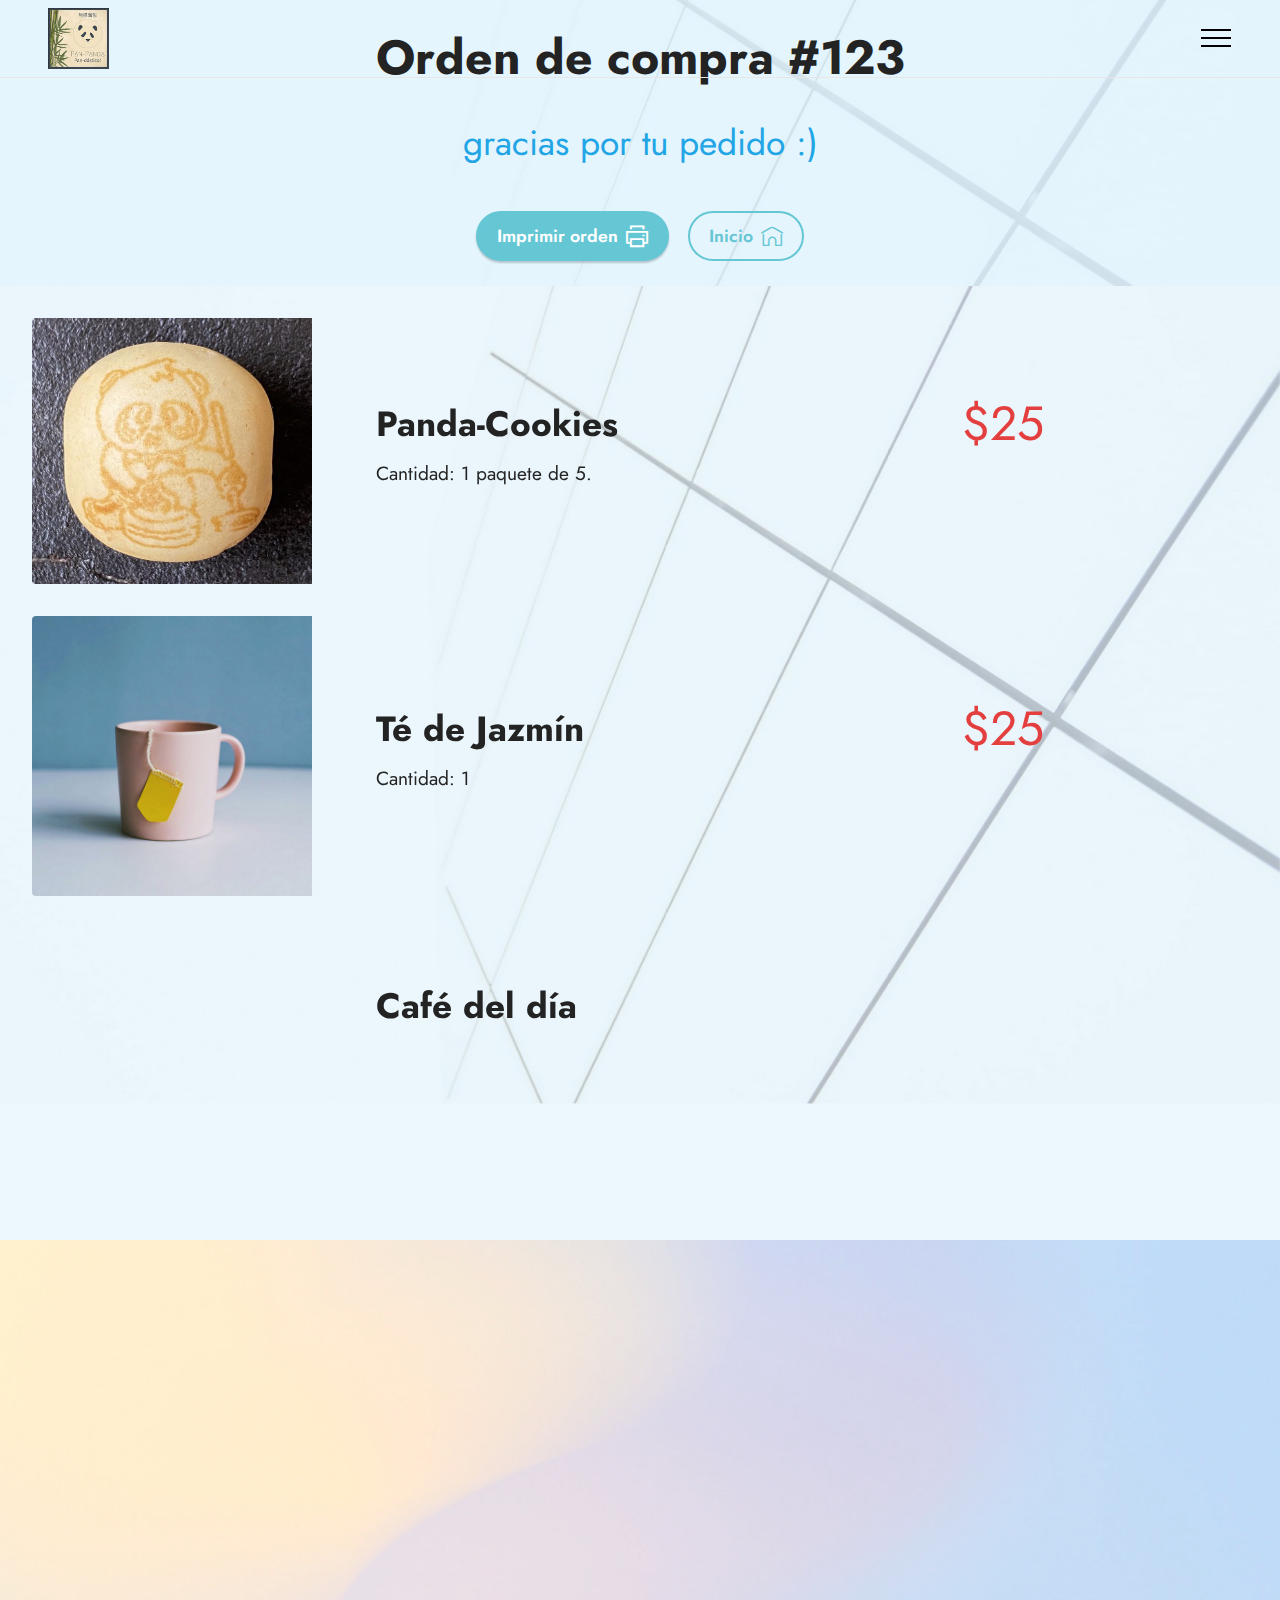
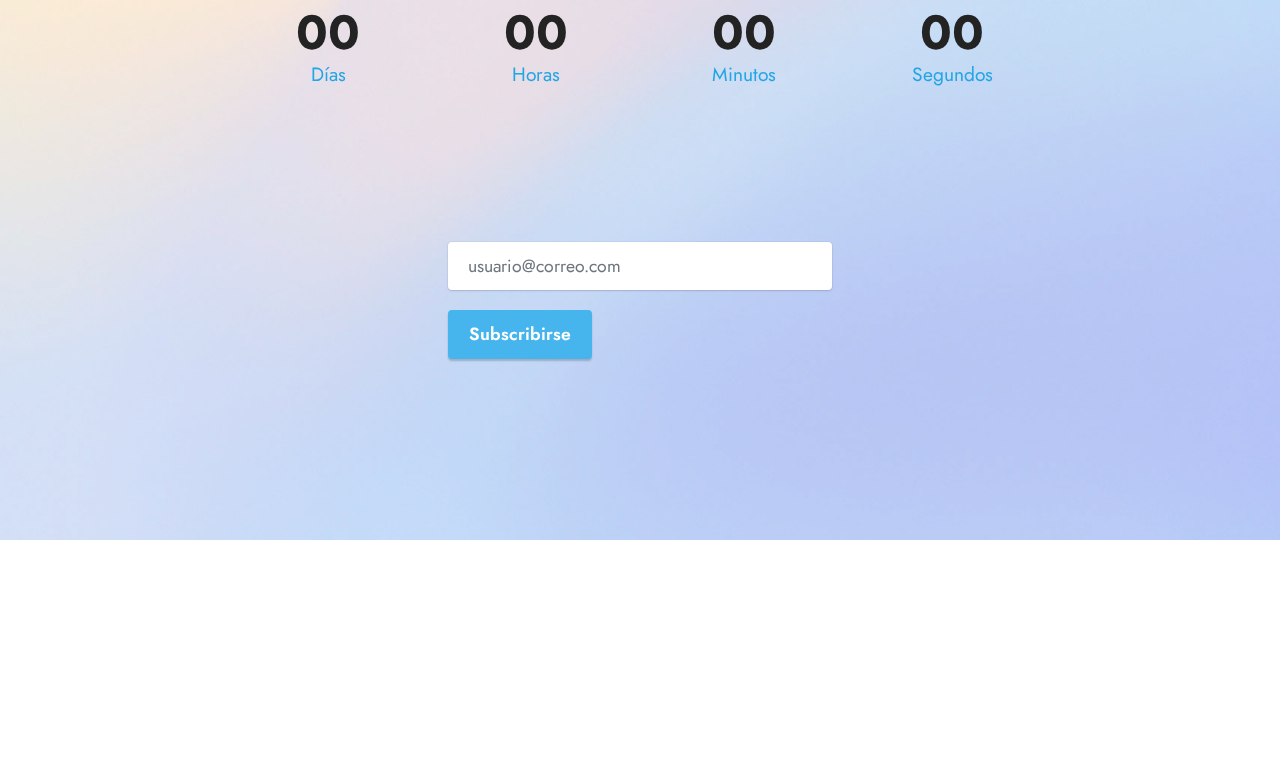
<file: venta.html>
<!DOCTYPE html>
<html  >
<head>
  <!-- Site made with Mobirise Website Builder v5.6.3, https://mobirise.com -->
  <meta charset="UTF-8">
  <meta http-equiv="X-UA-Compatible" content="IE=edge">
  <meta name="generator" content="Mobirise v5.6.3, mobirise.com">
  <meta name="twitter:card" content="summary_large_image"/>
  <meta name="twitter:image:src" content="assets/images/venta-meta.jpg">
  <meta property="og:image" content="assets/images/venta-meta.jpg">
  <meta name="twitter:title" content="Venta">
  <meta name="viewport" content="width=device-width, initial-scale=1, minimum-scale=1">
  <link rel="shortcut icon" href="assets/images/pan-panda-es-121x121.jpg" type="image/x-icon">
  <meta name="description" content="Orden de compra o Factura">
  
  
  <title>Venta</title>
  <link rel="stylesheet" href="assets/web/assets/mobirise-icons2/mobirise2.css">
  <link rel="stylesheet" href="assets/web/assets/mobirise-icons-bold/mobirise-icons-bold.css">
  <link rel="stylesheet" href="assets/bootstrap/css/bootstrap.min.css">
  <link rel="stylesheet" href="assets/bootstrap/css/bootstrap-grid.min.css">
  <link rel="stylesheet" href="assets/bootstrap/css/bootstrap-reboot.min.css">
  <link rel="stylesheet" href="assets/parallax/jarallax.css">
  <link rel="stylesheet" href="assets/animatecss/animate.css">
  <link rel="stylesheet" href="assets/dropdown/css/style.css">
  <link rel="stylesheet" href="assets/socicon/css/styles.css">
  <link rel="stylesheet" href="assets/theme/css/style.css">
  <link rel="preload" href="https://fonts.googleapis.com/css?family=Roboto:100,100i,300,300i,400,400i,500,500i,700,700i,900,900i&display=swap" as="style" onload="this.onload=null;this.rel='stylesheet'">
  <noscript><link rel="stylesheet" href="https://fonts.googleapis.com/css?family=Roboto:100,100i,300,300i,400,400i,500,500i,700,700i,900,900i&display=swap"></noscript>
  <link rel="preload" href="https://fonts.googleapis.com/css?family=Jost:100,200,300,400,500,600,700,800,900,100i,200i,300i,400i,500i,600i,700i,800i,900i&display=swap" as="style" onload="this.onload=null;this.rel='stylesheet'">
  <noscript><link rel="stylesheet" href="https://fonts.googleapis.com/css?family=Jost:100,200,300,400,500,600,700,800,900,100i,200i,300i,400i,500i,600i,700i,800i,900i&display=swap"></noscript>
  <link rel="preload" as="style" href="assets/mobirise/css/mbr-additional.css"><link rel="stylesheet" href="assets/mobirise/css/mbr-additional.css" type="text/css">
  
  
  
  
</head>
<body>
  
  <section data-bs-version="5.1" class="menu cid-sYYuYLda3f" once="menu" id="menu1-q">
    
    <nav class="navbar navbar-dropdown navbar-fixed-top collapsed">
        <div class="container-fluid">
            <div class="navbar-brand">
                <span class="navbar-logo">
                    <a href="index.html#content1-8">
                        <img src="assets/images/pan-panda-es-121x121.jpg" alt="Pan-Panda" style="height: 3.8rem;">
                    </a>
                </span>
                
            </div>
            <button class="navbar-toggler" type="button" data-toggle="collapse" data-bs-toggle="collapse" data-target="#navbarSupportedContent" data-bs-target="#navbarSupportedContent" aria-controls="navbarNavAltMarkup" aria-expanded="false" aria-label="Toggle navigation">
                <div class="hamburger">
                    <span></span>
                    <span></span>
                    <span></span>
                    <span></span>
                </div>
            </button>
            <div class="collapse navbar-collapse" id="navbarSupportedContent">
                <ul class="navbar-nav nav-dropdown nav-right" data-app-modern-menu="true"><li class="nav-item"><a class="nav-link link text-black text-primary display-4" href="index.html#gallery2-k"><span class="mobi-mbri mobi-mbri-cloud mbr-iconfont mbr-iconfont-btn"></span>Pan</a></li>
                    <li class="nav-item"><a class="nav-link link text-black text-primary display-4" href="index.html#features4-l"><span class="mobi-mbri mobi-mbri-hot-cup mbr-iconfont mbr-iconfont-btn"></span>Bebidas</a></li><li class="nav-item"><a class="nav-link link text-black text-primary display-4" href="carrito.html#features9-o"><span class="mobi-mbri mobi-mbri-cart-add mbr-iconfont mbr-iconfont-btn"></span>Carrito</a></li><li class="nav-item"><a class="nav-link link text-black text-primary display-4" href="https://ubereats.com/mx" target="_blank"><span class="socicon socicon-uber mbr-iconfont mbr-iconfont-btn"></span>Rastrear Pedidos</a></li></ul>
                <div class="icons-menu">
                    <a class="iconfont-wrapper" href="https://mobiri.se" target="_blank">
                        <span class="p-2 mbr-iconfont socicon-facebook socicon"></span>
                    </a>
                    <a class="iconfont-wrapper" href="https://mobiri.se" target="_blank">
                        <span class="p-2 mbr-iconfont socicon-twitter socicon"></span>
                    </a>
                    <a class="iconfont-wrapper" href="https://mobiri.se" target="_blank">
                        <span class="p-2 mbr-iconfont socicon-instagram socicon"></span>
                    </a>
                    
                </div>
                
            </div>
        </div>
    </nav>

</section>

<section data-bs-version="5.1" class="content4 cid-sYYEYIiCRn" id="content4-w">
    
    <div class="mbr-overlay" style="opacity: 0.7; background-color: rgb(216, 241, 253);">
    </div>
    <div class="container-fluid">
        <div class="row justify-content-center">
            <div class="title col-md-12 col-lg-12">
                <h3 class="mbr-section-title mbr-fonts-style align-center mb-4 display-2">
                    <strong>Orden de compra #123</strong></h3>
                <h4 class="mbr-section-subtitle align-center mbr-fonts-style mb-4 display-5">
                    gracias por tu pedido :)</h4>
                <div class="mbr-section-btn align-center"><a class="btn btn-primary display-4" href="venta.html#top"><span class="mobi-mbri mobi-mbri-print mbr-iconfont mbr-iconfont-btn"></span>Imprimir orden</a>
                    <a class="btn btn-primary-outline display-4" href="index.html#content1-8"><span class="mbrib-home mbr-iconfont mbr-iconfont-btn"></span>Inicio</a></div>
            </div>
        </div>
    </div>
</section>

<section data-bs-version="5.1" class="features8 cid-sYYuYMPpQt mbr-parallax-background" xmlns="http://www.w3.org/1999/html" id="features9-r">
    
    

    <div class="mbr-overlay" style="opacity: 0.2; background-color: rgb(159, 219, 248);">
    </div>

    <div class="container-fluid">
        <div class="card">
            <div class="card-wrapper">
                <div class="row align-items-center">
                    <div class="col-12 col-md-3">
                        <div class="image-wrapper">
                            <img src="assets/images/pan-curling-434x411.jpg" alt="galleta">
                        </div>
                    </div>
                    <div class="col-12 col-md">
                        <div class="card-box">
                            <div class="row">
                                <div class="col-md">
                                    <h6 class="card-title mbr-fonts-style display-5">
                                        <strong>Panda-Cookies</strong></h6>
                                    <p class="mbr-text mbr-fonts-style display-7">Cantidad: 1 paquete de 5.</p>
                                </div>
                                <div class="col-md-auto">
                                    <p class="price mbr-fonts-style display-2">$25</p>
                                    
                                </div>
                                <div class="col-lg-2 d-none d-lg-block"></div>
                            </div>
                        </div>
                    </div>
                </div>
            </div>
        </div>
        <div class="card">
            <div class="card-wrapper">
                <div class="row align-items-center">
                    <div class="col-12 col-md-3">
                        <div class="image-wrapper">
                            <img src="assets/images/product2.jpg" alt="Mobirise Website Builder">
                        </div>
                    </div>
                    <div class="col-12 col-md">
                        <div class="card-box">
                            <div class="row">
                                <div class="col-md">
                                    <h6 class="card-title mbr-fonts-style display-5">
                                        <strong>Té de Jazmín</strong></h6>
                                    <p class="mbr-text mbr-fonts-style display-7">
                                        Cantidad: 1</p>
                                </div>
                                <div class="col-md-auto">
                                    <p class="price mbr-fonts-style display-2">$25</p>
                                    
                                </div>
                                <div class="col-lg-2 d-none d-lg-block"></div>
                            </div>
                        </div>
                    </div>
                </div>
            </div>
        </div>
        <div class="card">
            <div class="card-wrapper">
                <div class="row align-items-center">
                    <div class="col-12 col-md-3">
                        <div class="image-wrapper">
                            <img src="assets/images/product3.jpg" alt="Mobirise Website Builder">
                        </div>
                    </div>
                    <div class="col-12 col-md">
                        <div class="card-box">
                            <div class="row">
                                <div class="col-md">
                                    <h6 class="card-title mbr-fonts-style display-5">
                                        <strong>Café del día</strong><br></h6>
                                    <p class="mbr-text mbr-fonts-style display-7">Cantidad: 1<br><br><strong><em>Total:</em></strong></p>
                                </div>
                                <div class="col-md-auto">
                                    <p class="price mbr-fonts-style display-2">$25<br><br>$75</p>
                                    
                                </div>
                                <div class="col-lg-2 d-none d-lg-block"></div>
                            </div>
                        </div>
                    </div>
                </div>
            </div>
        </div>
    </div>
</section>

<section data-bs-version="5.1" class="countdown2 cid-sYYygHHFgY mbr-fullscreen" id="countdown2-u">
    
    <div class="mbr-overlay" style="opacity: 0.4; background-color: rgb(255, 255, 255);">
    </div>
    <div class="container-fluid">
        <div class="row justify-content-center">
            <div class="col-lg-8">
                <h3 class="mbr-section-title mb-5 align-center mbr-fonts-style display-2"><strong>Tiempo de entrega:</strong></h3>
                <h4 class="mbr-section-subtitle mb-5 align-center mbr-fonts-style display-7">
                    Espera en la comodidad de tu mesa<br>o en tu casa para recibir tu pedido</h4>
                <div class="countdown-cont align-center mb-5">
                    <div class="daysCountdown col-xs-3 col-sm-3 col-md-3" title="Días"></div>
                    <div class="hoursCountdown col-xs-3 col-sm-3 col-md-3" title="Horas"></div>
                    <div class="minutesCountdown col-xs-3 col-sm-3 col-md-3" title="Minutos"></div>
                    <div class="secondsCountdown col-xs-3 col-sm-3 col-md-3" title="Segundos"></div>
                    <div class="countdown" data-due-date="2022/04/01"></div>
                </div>
                <p class="mbr-text mb-5 align-center mbr-fonts-style display-7">
                    Suscríbete y recibe un producto gratis<br>en tu próxima compra</p>
            </div>
        </div>
        <div class="row">
            <div class="col-lg-4 mx-auto mbr-form" data-form-type="formoid">
                <form action="https://mobirise.eu/" method="POST" class="mbr-form form-with-styler" data-form-title="Form Name"><input type="hidden" name="email" data-form-email="true" value="mMusNsY50IpRiP/uJ50tr3Dw6B/tVpm5NbrfhJxsdIm9+LPOUFw19BFnOYe9D0FrnCOWcxRRB1WHCuONEGsvjaDYsyN6A7E0m6jSwDiinZo0pwGarXdPdjiCXB0L0bRI">
                    <div class="row">
                        <div hidden="hidden" data-form-alert="" class="alert alert-success col-12">Gracias por suscribirte!</div>
                        <div hidden="hidden" data-form-alert-danger="" class="alert alert-danger col-12">Oops...! some problem!</div>
                    </div>
                    <div class="dragArea row">
                        <div class="col form-group" data-for="email">
                            <input type="text" name="email" placeholder="usuario@correo.com" data-form-field="email" class="form-control" required="required" value="" id="email-countdown2-u">
                        </div>
                        <div class="mbr-section-btn"><button type="submit" class="btn btn-info display-4">Subscribirse</button></div>
                    </div>
                </form>
            </div>
        </div>
    </div>
</section>

<section data-bs-version="5.1" class="footer3 cid-sYYuYPoj7V mbr-reveal" once="footers" id="footer3-t">

    

    

    <div class="container-fluid">
        <div class="media-container-row align-center mbr-white">
            <div class="row row-links">
                <ul class="foot-menu">
                    
                    
                    
                    
                    
                <li class="foot-menu-item mbr-fonts-style display-7"><a href="ayuda.html#top" class="text-primary">Ayuda</a></li><li class="foot-menu-item mbr-fonts-style display-7"><a href="acerca-de.html#top" class="text-primary">Acerca de</a></li><li class="foot-menu-item mbr-fonts-style display-7"><a href="index.html#top" class="text-primary">Inicio</a></li><li class="foot-menu-item mbr-fonts-style display-7"><a href="index.html#top" class="text-primary">Inicio</a></li></ul>
            </div>
            <div class="row social-row">
                <div class="social-list align-right pb-2">
                    
                    
                    
                    
                    
                    
                <div class="soc-item">
                        <a href="https://twitter.com/darth_bruno" target="_blank">
                            <span class="mbr-iconfont mbr-iconfont-social socicon-twitter socicon"></span>
                        </a>
                    </div><div class="soc-item">
                        <a href="https://www.facebook.com/" target="_blank">
                            <span class="mbr-iconfont mbr-iconfont-social socicon-facebook socicon"></span>
                        </a>
                    </div><div class="soc-item">
                        <a href="https://www.youtube.com/darth_bruno" target="_blank">
                            <span class="mbr-iconfont mbr-iconfont-social socicon-youtube socicon"></span>
                        </a>
                    </div><div class="soc-item">
                        <a href="https://instagram.com/darth_bruno" target="_blank">
                            <span class="mbr-iconfont mbr-iconfont-social socicon-instagram socicon"></span>
                        </a>
                    </div></div>
            </div>
            <div class="row row-copirayt">
                <p class="mbr-text mb-0 mbr-fonts-style mbr-white align-center display-7">© Copyright 2022 Pan-Panda. All Rights Reserved.</p>
            </div>
        </div>
    </div>
</section><section class="display-7" style="padding: 0;align-items: center;justify-content: center;flex-wrap: wrap;    align-content: center;display: flex;position: relative;height: 4rem;"><a href="https://mobiri.se/2712859" style="flex: 1 1;height: 4rem;position: absolute;width: 100%;z-index: 1;"><img alt="" style="height: 4rem;" src="[data-uri]"></a><p style="margin: 0;text-align: center;" class="display-7">Built with Mobirise &#8204;</p><a style="z-index:1" href="https://mobirise.com/website-maker.html">Web Site Maker</a></section><script src="assets/bootstrap/js/bootstrap.bundle.min.js"></script>  <script src="assets/parallax/jarallax.js"></script>  <script src="assets/smoothscroll/smooth-scroll.js"></script>  <script src="assets/ytplayer/index.js"></script>  <script src="assets/dropdown/js/navbar-dropdown.js"></script>  <script src="assets/countdown/countdown.js"></script>  <script src="assets/theme/js/script.js"></script>  <script src="assets/formoid/formoid.min.js"></script>  
  
  
 <div id="scrollToTop" class="scrollToTop mbr-arrow-up"><a style="text-align: center;"><i class="mbr-arrow-up-icon mbr-arrow-up-icon-cm cm-icon cm-icon-smallarrow-up"></i></a></div>
    <input name="animation" type="hidden">
  </body>
</html>
</file>
<file: assets/web/assets/mobirise-icons2/mobirise2.css>
@font-face {
  font-family: 'Moririse2';
  font-display: swap;
  src:  url('mobirise2.eot?f2bix4');
  src:  url('mobirise2.eot?f2bix4#iefix') format('embedded-opentype'),
    url('mobirise2.ttf?f2bix4') format('truetype'),
    url('mobirise2.woff?f2bix4') format('woff'),
    url('mobirise2.svg?f2bix4#mobirise2') format('svg');
  font-weight: normal;
  font-style: normal;
}

[class^="mobi-"], [class*=" mobi-"] {
  /* use !important to prevent issues with browser extensions that change fonts */
  font-family: 'Moririse2' !important;
  speak: none;
  font-style: normal;
  font-weight: normal;
  font-variant: normal;
  text-transform: none;
  line-height: 1;

  /* Better Font Rendering =========== */
  -webkit-font-smoothing: antialiased;
  -moz-osx-font-smoothing: grayscale;
}

.mobi-mbri-add-submenu:before {
  content: "\e900";
}
.mobi-mbri-alert:before {
  content: "\e901";
}
.mobi-mbri-align-center:before {
  content: "\e902";
}
.mobi-mbri-align-justify:before {
  content: "\e903";
}
.mobi-mbri-align-left:before {
  content: "\e904";
}
.mobi-mbri-align-right:before {
  content: "\e905";
}
.mobi-mbri-android:before {
  content: "\e906";
}
.mobi-mbri-apple:before {
  content: "\e907";
}
.mobi-mbri-arrow-down:before {
  content: "\e908";
}
.mobi-mbri-arrow-next:before {
  content: "\e909";
}
.mobi-mbri-arrow-prev:before {
  content: "\e90a";
}
.mobi-mbri-arrow-up:before {
  content: "\e90b";
}
.mobi-mbri-bold:before {
  content: "\e90c";
}
.mobi-mbri-bookmark:before {
  content: "\e90d";
}
.mobi-mbri-bootstrap:before {
  content: "\e90e";
}
.mobi-mbri-briefcase:before {
  content: "\e90f";
}
.mobi-mbri-browse:before {
  content: "\e910";
}
.mobi-mbri-bulleted-list:before {
  content: "\e911";
}
.mobi-mbri-calendar:before {
  content: "\e912";
}
.mobi-mbri-camera:before {
  content: "\e913";
}
.mobi-mbri-cart-add:before {
  content: "\e914";
}
.mobi-mbri-cart-full:before {
  content: "\e915";
}
.mobi-mbri-cash:before {
  content: "\e916";
}
.mobi-mbri-change-style:before {
  content: "\e917";
}
.mobi-mbri-chat:before {
  content: "\e918";
}
.mobi-mbri-clock:before {
  content: "\e919";
}
.mobi-mbri-close:before {
  content: "\e91a";
}
.mobi-mbri-cloud:before {
  content: "\e91b";
}
.mobi-mbri-code:before {
  content: "\e91c";
}
.mobi-mbri-contact-form:before {
  content: "\e91d";
}
.mobi-mbri-credit-card:before {
  content: "\e91e";
}
.mobi-mbri-cursor-click:before {
  content: "\e91f";
}
.mobi-mbri-cust-feedback:before {
  content: "\e920";
}
.mobi-mbri-database:before {
  content: "\e921";
}
.mobi-mbri-delivery:before {
  content: "\e922";
}
.mobi-mbri-desktop:before {
  content: "\e923";
}
.mobi-mbri-devices:before {
  content: "\e924";
}
.mobi-mbri-down:before {
  content: "\e925";
}
.mobi-mbri-download-2:before {
  content: "\e926";
}
.mobi-mbri-download:before {
  content: "\e927";
}
.mobi-mbri-drag-n-drop-2:before {
  content: "\e928";
}
.mobi-mbri-drag-n-drop:before {
  content: "\e929";
}
.mobi-mbri-edit-2:before {
  content: "\e92a";
}
.mobi-mbri-edit:before {
  content: "\e92b";
}
.mobi-mbri-error:before {
  content: "\e92c";
}
.mobi-mbri-extension:before {
  content: "\e92d";
}
.mobi-mbri-features:before {
  content: "\e92e";
}
.mobi-mbri-file:before {
  content: "\e92f";
}
.mobi-mbri-flag:before {
  content: "\e930";
}
.mobi-mbri-folder:before {
  content: "\e931";
}
.mobi-mbri-gift:before {
  content: "\e932";
}
.mobi-mbri-github:before {
  content: "\e933";
}
.mobi-mbri-globe-2:before {
  content: "\e934";
}
.mobi-mbri-globe:before {
  content: "\e935";
}
.mobi-mbri-growing-chart:before {
  content: "\e936";
}
.mobi-mbri-hearth:before {
  content: "\e937";
}
.mobi-mbri-help:before {
  content: "\e938";
}
.mobi-mbri-home:before {
  content: "\e939";
}
.mobi-mbri-hot-cup:before {
  content: "\e93a";
}
.mobi-mbri-idea:before {
  content: "\e93b";
}
.mobi-mbri-image-gallery:before {
  content: "\e93c";
}
.mobi-mbri-image-slider:before {
  content: "\e93d";
}
.mobi-mbri-info:before {
  content: "\e93e";
}
.mobi-mbri-italic:before {
  content: "\e93f";
}
.mobi-mbri-key:before {
  content: "\e940";
}
.mobi-mbri-laptop:before {
  content: "\e941";
}
.mobi-mbri-layers:before {
  content: "\e942";
}
.mobi-mbri-left-right:before {
  content: "\e943";
}
.mobi-mbri-left:before {
  content: "\e944";
}
.mobi-mbri-letter:before {
  content: "\e945";
}
.mobi-mbri-like:before {
  content: "\e946";
}
.mobi-mbri-link:before {
  content: "\e947";
}
.mobi-mbri-lock:before {
  content: "\e948";
}
.mobi-mbri-login:before {
  content: "\e949";
}
.mobi-mbri-logout:before {
  content: "\e94a";
}
.mobi-mbri-magic-stick:before {
  content: "\e94b";
}
.mobi-mbri-map-pin:before {
  content: "\e94c";
}
.mobi-mbri-menu:before {
  content: "\e94d";
}
.mobi-mbri-mobile-2:before {
  content: "\e94e";
}
.mobi-mbri-mobile-horizontal:before {
  content: "\e94f";
}
.mobi-mbri-mobile:before {
  content: "\e950";
}
.mobi-mbri-mobirise:before {
  content: "\e951";
}
.mobi-mbri-more-horizontal:before {
  content: "\e952";
}
.mobi-mbri-more-vertical:before {
  content: "\e953";
}
.mobi-mbri-music:before {
  content: "\e954";
}
.mobi-mbri-new-file:before {
  content: "\e955";
}
.mobi-mbri-numbered-list:before {
  content: "\e956";
}
.mobi-mbri-opened-folder:before {
  content: "\e957";
}
.mobi-mbri-pages:before {
  content: "\e958";
}
.mobi-mbri-paper-plane:before {
  content: "\e959";
}
.mobi-mbri-paperclip:before {
  content: "\e95a";
}
.mobi-mbri-phone:before {
  content: "\e95b";
}
.mobi-mbri-photo:before {
  content: "\e95c";
}
.mobi-mbri-photos:before {
  content: "\e95d";
}
.mobi-mbri-pin:before {
  content: "\e95e";
}
.mobi-mbri-play:before {
  content: "\e95f";
}
.mobi-mbri-plus:before {
  content: "\e960";
}
.mobi-mbri-preview:before {
  content: "\e961";
}
.mobi-mbri-print:before {
  content: "\e962";
}
.mobi-mbri-protect:before {
  content: "\e963";
}
.mobi-mbri-question:before {
  content: "\e964";
}
.mobi-mbri-quote-left:before {
  content: "\e965";
}
.mobi-mbri-quote-right:before {
  content: "\e966";
}
.mobi-mbri-redo:before {
  content: "\e967";
}
.mobi-mbri-refresh:before {
  content: "\e968";
}
.mobi-mbri-responsive-2:before {
  content: "\e969";
}
.mobi-mbri-responsive:before {
  content: "\e96a";
}
.mobi-mbri-right:before {
  content: "\e96b";
}
.mobi-mbri-rocket:before {
  content: "\e96c";
}
.mobi-mbri-sad-face:before {
  content: "\e96d";
}
.mobi-mbri-sale:before {
  content: "\e96e";
}
.mobi-mbri-save:before {
  content: "\e96f";
}
.mobi-mbri-search:before {
  content: "\e970";
}
.mobi-mbri-setting-2:before {
  content: "\e971";
}
.mobi-mbri-setting-3:before {
  content: "\e972";
}
.mobi-mbri-setting:before {
  content: "\e973";
}
.mobi-mbri-share:before {
  content: "\e974";
}
.mobi-mbri-shopping-bag:before {
  content: "\e975";
}
.mobi-mbri-shopping-basket:before {
  content: "\e976";
}
.mobi-mbri-shopping-cart:before {
  content: "\e977";
}
.mobi-mbri-sites:before {
  content: "\e978";
}
.mobi-mbri-smile-face:before {
  content: "\e979";
}
.mobi-mbri-speed:before {
  content: "\e97a";
}
.mobi-mbri-star:before {
  content: "\e97b";
}
.mobi-mbri-success:before {
  content: "\e97c";
}
.mobi-mbri-sun:before {
  content: "\e97d";
}
.mobi-mbri-sun2:before {
  content: "\e97e";
}
.mobi-mbri-tablet-vertical:before {
  content: "\e97f";
}
.mobi-mbri-tablet:before {
  content: "\e980";
}
.mobi-mbri-target:before {
  content: "\e981";
}
.mobi-mbri-timer:before {
  content: "\e982";
}
.mobi-mbri-to-ftp:before {
  content: "\e983";
}
.mobi-mbri-to-local-drive:before {
  content: "\e984";
}
.mobi-mbri-touch-swipe:before {
  content: "\e985";
}
.mobi-mbri-touch:before {
  content: "\e986";
}
.mobi-mbri-trash:before {
  content: "\e987";
}
.mobi-mbri-underline:before {
  content: "\e988";
}
.mobi-mbri-undo:before {
  content: "\e989";
}
.mobi-mbri-unlink:before {
  content: "\e98a";
}
.mobi-mbri-unlock:before {
  content: "\e98b";
}
.mobi-mbri-up-down:before {
  content: "\e98c";
}
.mobi-mbri-up:before {
  content: "\e98d";
}
.mobi-mbri-update:before {
  content: "\e98e";
}
.mobi-mbri-upload-2:before {
  content: "\e98f";
}
.mobi-mbri-upload:before {
  content: "\e990";
}
.mobi-mbri-user-2:before {
  content: "\e991";
}
.mobi-mbri-user:before {
  content: "\e992";
}
.mobi-mbri-users:before {
  content: "\e993";
}
.mobi-mbri-video-play:before {
  content: "\e994";
}
.mobi-mbri-video:before {
  content: "\e995";
}
.mobi-mbri-watch:before {
  content: "\e996";
}
.mobi-mbri-website-theme-2:before {
  content: "\e997";
}
.mobi-mbri-website-theme:before {
  content: "\e998";
}
.mobi-mbri-wifi:before {
  content: "\e999";
}
.mobi-mbri-windows:before {
  content: "\e99a";
}
.mobi-mbri-zoom-in:before {
  content: "\e99b";
}
.mobi-mbri-zoom-out:before {
  content: "\e99c";
}
</file>
<file: assets/parallax/jarallax.css>
.jarallax {
    position: relative;
    z-index: 0;
}
.jarallax > .jarallax-img {
    position: absolute;
    object-fit: cover;
    /* support for plugin https://github.com/bfred-it/object-fit-images */
    font-family: 'object-fit: cover;';
    top: 0;
    left: 0;
    width: 100%;
    height: 100%;
    z-index: -1;
}
</file>
<file: assets/dropdown/css/style.css>
.navbar-dropdown {
  left: 0;
  padding: 0;
  position: absolute;
  right: 0;
  top: 0;
  transition: all 0.45s ease;
  z-index: 1030;
  background: #282828; }
  .navbar-dropdown .navbar-logo {
    margin-right: 0.8rem;
    transition: margin 0.3s ease-in-out;
    vertical-align: middle; }
    .navbar-dropdown .navbar-logo img {
      height: 3.125rem;
      transition: all 0.3s ease-in-out; }
    .navbar-dropdown .navbar-logo.mbr-iconfont {
      font-size: 3.125rem;
      line-height: 3.125rem; }
  .navbar-dropdown .navbar-caption {
    font-weight: 700;
    white-space: normal;
    vertical-align: -4px;
    line-height: 3.125rem !important; }
    .navbar-dropdown .navbar-caption, .navbar-dropdown .navbar-caption:hover {
      color: inherit;
      text-decoration: none; }
  .navbar-dropdown .mbr-iconfont + .navbar-caption {
    vertical-align: -1px; }
  .navbar-dropdown.navbar-fixed-top {
    position: fixed; }
  .navbar-dropdown .navbar-brand span {
    vertical-align: -4px; }
  .navbar-dropdown.bg-color.transparent {
    background: none; }
  .navbar-dropdown.navbar-short .navbar-brand {
    padding: 0.625rem 0; }
    .navbar-dropdown.navbar-short .navbar-brand span {
      vertical-align: -1px; }
  .navbar-dropdown.navbar-short .navbar-caption {
    line-height: 2.375rem !important;
    vertical-align: -2px; }
  .navbar-dropdown.navbar-short .navbar-logo {
    margin-right: 0.5rem; }
    .navbar-dropdown.navbar-short .navbar-logo img {
      height: 2.375rem; }
    .navbar-dropdown.navbar-short .navbar-logo.mbr-iconfont {
      font-size: 2.375rem;
      line-height: 2.375rem; }
  .navbar-dropdown.navbar-short .mbr-table-cell {
    height: 3.625rem; }
  .navbar-dropdown .navbar-close {
    left: 0.6875rem;
    position: fixed;
    top: 0.75rem;
    z-index: 1000; }
  .navbar-dropdown .hamburger-icon {
    content: "";
    display: inline-block;
    vertical-align: middle;
    width: 16px;
    -webkit-box-shadow: 0 -6px 0 1px #282828,0 0 0 1px #282828,0 6px 0 1px #282828;
    -moz-box-shadow: 0 -6px 0 1px #282828,0 0 0 1px #282828,0 6px 0 1px #282828;
    box-shadow: 0 -6px 0 1px #282828,0 0 0 1px #282828,0 6px 0 1px #282828; }

.dropdown-menu .dropdown-toggle[data-toggle="dropdown-submenu"]::after {
  border-bottom: 0.35em solid transparent;
  border-left: 0.35em solid;
  border-right: 0;
  border-top: 0.35em solid transparent;
  margin-left: 0.3rem; }

.dropdown-menu .dropdown-item:focus {
  outline: 0; }

.nav-dropdown {
  font-size: 0.75rem;
  font-weight: 500;
  height: auto !important; }
  .nav-dropdown .nav-btn {
    padding-left: 1rem; }
  .nav-dropdown .link {
    margin: .667em 1.667em;
    font-weight: 500;
    padding: 0;
    transition: color .2s ease-in-out; }
    .nav-dropdown .link.dropdown-toggle {
      margin-right: 2.583em; }
      .nav-dropdown .link.dropdown-toggle::after {
        margin-left: .25rem;
        border-top: 0.35em solid;
        border-right: 0.35em solid transparent;
        border-left: 0.35em solid transparent;
        border-bottom: 0; }
      .nav-dropdown .link.dropdown-toggle[aria-expanded="true"] {
        margin: 0;
        padding: 0.667em 3.263em  0.667em 1.667em; }
  .nav-dropdown .link::after,
  .nav-dropdown .dropdown-item::after {
    color: inherit; }
  .nav-dropdown .btn {
    font-size: 0.75rem;
    font-weight: 700;
    letter-spacing: 0;
    margin-bottom: 0;
    padding-left: 1.25rem;
    padding-right: 1.25rem; }
  .nav-dropdown .dropdown-menu {
    border-radius: 0;
    border: 0;
    left: 0;
    margin: 0;
    padding-bottom: 1.25rem;
    padding-top: 1.25rem;
    position: relative; }
  .nav-dropdown .dropdown-submenu {
    margin-left: 0.125rem;
    top: 0; }
  .nav-dropdown .dropdown-item {
    font-weight: 500;
    line-height: 2;
    padding: 0.3846em 4.615em 0.3846em 1.5385em;
    position: relative;
    transition: color .2s ease-in-out, background-color .2s ease-in-out; }
    .nav-dropdown .dropdown-item::after {
      margin-top: -0.3077em;
      position: absolute;
      right: 1.1538em;
      top: 50%; }
    .nav-dropdown .dropdown-item:focus, .nav-dropdown .dropdown-item:hover {
      background: none; }

@media (max-width: 767px) {
  .nav-dropdown.navbar-toggleable-sm {
    bottom: 0;
    display: none;
    left: 0;
    overflow-x: hidden;
    position: fixed;
    top: 0;
    transform: translateX(-100%);
    -ms-transform: translateX(-100%);
    -webkit-transform: translateX(-100%);
    width: 18.75rem;
    z-index: 999; } }
.nav-dropdown.navbar-toggleable-xl {
  bottom: 0;
  display: none;
  left: 0;
  overflow-x: hidden;
  position: fixed;
  top: 0;
  transform: translateX(-100%);
  -ms-transform: translateX(-100%);
  -webkit-transform: translateX(-100%);
  width: 18.75rem;
  z-index: 999; }

.nav-dropdown-sm {
  display: block !important;
  overflow-x: hidden;
  overflow: auto;
  padding-top: 3.875rem; }
  .nav-dropdown-sm::after {
    content: "";
    display: block;
    height: 3rem;
    width: 100%; }
  .nav-dropdown-sm.collapse.in ~ .navbar-close {
    display: block !important; }
  .nav-dropdown-sm.collapsing, .nav-dropdown-sm.collapse.in {
    transform: translateX(0);
    -ms-transform: translateX(0);
    -webkit-transform: translateX(0);
    transition: all 0.25s ease-out;
    -webkit-transition: all 0.25s ease-out;
    background: #282828; }
  .nav-dropdown-sm.collapsing[aria-expanded="false"] {
    transform: translateX(-100%);
    -ms-transform: translateX(-100%);
    -webkit-transform: translateX(-100%); }
  .nav-dropdown-sm .nav-item {
    display: block;
    margin-left: 0 !important;
    padding-left: 0; }
  .nav-dropdown-sm .link,
  .nav-dropdown-sm .dropdown-item {
    border-top: 1px dotted rgba(255, 255, 255, 0.1);
    font-size: 0.8125rem;
    line-height: 1.6;
    margin: 0 !important;
    padding: 0.875rem 2.4rem 0.875rem 1.5625rem !important;
    position: relative;
    white-space: normal; }
    .nav-dropdown-sm .link:focus, .nav-dropdown-sm .link:hover,
    .nav-dropdown-sm .dropdown-item:focus,
    .nav-dropdown-sm .dropdown-item:hover {
      background: rgba(0, 0, 0, 0.2) !important;
      color: #c0a375; }
  .nav-dropdown-sm .nav-btn {
    position: relative;
    padding: 1.5625rem 1.5625rem 0 1.5625rem; }
    .nav-dropdown-sm .nav-btn::before {
      border-top: 1px dotted rgba(255, 255, 255, 0.1);
      content: "";
      left: 0;
      position: absolute;
      top: 0;
      width: 100%; }
    .nav-dropdown-sm .nav-btn + .nav-btn {
      padding-top: 0.625rem; }
      .nav-dropdown-sm .nav-btn + .nav-btn::before {
        display: none; }
  .nav-dropdown-sm .btn {
    padding: 0.625rem 0; }
  .nav-dropdown-sm .dropdown-toggle[data-toggle="dropdown-submenu"]::after {
    margin-left: .25rem;
    border-top: 0.35em solid;
    border-right: 0.35em solid transparent;
    border-left: 0.35em solid transparent;
    border-bottom: 0; }
  .nav-dropdown-sm .dropdown-toggle[data-toggle="dropdown-submenu"][aria-expanded="true"]::after {
    border-top: 0;
    border-right: 0.35em solid transparent;
    border-left: 0.35em solid transparent;
    border-bottom: 0.35em solid; }
  .nav-dropdown-sm .dropdown-menu {
    margin: 0;
    padding: 0;
    position: relative;
    top: 0;
    left: 0;
    width: 100%;
    border: 0;
    float: none;
    border-radius: 0;
    background: none; }
  .nav-dropdown-sm .dropdown-submenu {
    left: 100%;
    margin-left: 0.125rem;
    margin-top: -1.25rem;
    top: 0; }

.navbar-toggleable-sm .nav-dropdown .dropdown-menu {
  position: absolute; }

.navbar-toggleable-sm .nav-dropdown .dropdown-submenu {
  left: 100%;
  margin-left: 0.125rem;
  margin-top: -1.25rem;
  top: 0; }

.navbar-toggleable-sm.opened .nav-dropdown .dropdown-menu {
  position: relative; }

.navbar-toggleable-sm.opened .nav-dropdown .dropdown-submenu {
  left: 0;
  margin-left: 00rem;
  margin-top: 0rem;
  top: 0; }

.is-builder .nav-dropdown.collapsing {
  transition: none !important; }
</file>
<file: assets/socicon/css/styles.css>
@charset "UTF-8";

@font-face {
  font-family: 'Socicon';
  src:  url('../fonts/socicon.eot');
  src:  url('../fonts/socicon.eot?#iefix') format('embedded-opentype'),
    url('../fonts/socicon.woff2') format('woff2'),
    url('../fonts/socicon.ttf') format('truetype'),
    url('../fonts/socicon.woff') format('woff'),
    url('../fonts/socicon.svg#socicon') format('svg');
  font-weight: normal;
  font-style: normal;
  font-display: swap;
}

[data-icon]:before {
  font-family: "socicon" !important;
  content: attr(data-icon);
  font-style: normal !important;
  font-weight: normal !important;
  font-variant: normal !important;
  text-transform: none !important;
  speak: none;
  line-height: 1;
  -webkit-font-smoothing: antialiased;
  -moz-osx-font-smoothing: grayscale;
}

[class^="socicon-"], [class*=" socicon-"] {
  /* use !important to prevent issues with browser extensions that change fonts */
  font-family: 'Socicon' !important;
  speak: none;
  font-style: normal;
  font-weight: normal;
  font-variant: normal;
  text-transform: none;
  line-height: 1;

  /* Better Font Rendering =========== */
  -webkit-font-smoothing: antialiased;
  -moz-osx-font-smoothing: grayscale;
}

.socicon-eitaa:before {
  content: "\e97c";
}
.socicon-soroush:before {
  content: "\e97d";
}
.socicon-bale:before {
  content: "\e97e";
}
.socicon-zazzle:before {
  content: "\e97b";
}
.socicon-society6:before {
  content: "\e97a";
}
.socicon-redbubble:before {
  content: "\e979";
}
.socicon-avvo:before {
  content: "\e978";
}
.socicon-stitcher:before {
  content: "\e977";
}
.socicon-googlehangouts:before {
  content: "\e974";
}
.socicon-dlive:before {
  content: "\e975";
}
.socicon-vsco:before {
  content: "\e976";
}
.socicon-flipboard:before {
  content: "\e973";
}
.socicon-ubuntu:before {
  content: "\e958";
}
.socicon-artstation:before {
  content: "\e959";
}
.socicon-invision:before {
  content: "\e95a";
}
.socicon-torial:before {
  content: "\e95b";
}
.socicon-collectorz:before {
  content: "\e95c";
}
.socicon-seenthis:before {
  content: "\e95d";
}
.socicon-googleplaymusic:before {
  content: "\e95e";
}
.socicon-debian:before {
  content: "\e95f";
}
.socicon-filmfreeway:before {
  content: "\e960";
}
.socicon-gnome:before {
  content: "\e961";
}
.socicon-itchio:before {
  content: "\e962";
}
.socicon-jamendo:before {
  content: "\e963";
}
.socicon-mix:before {
  content: "\e964";
}
.socicon-sharepoint:before {
  content: "\e965";
}
.socicon-tinder:before {
  content: "\e966";
}
.socicon-windguru:before {
  content: "\e967";
}
.socicon-cdbaby:before {
  content: "\e968";
}
.socicon-elementaryos:before {
  content: "\e969";
}
.socicon-stage32:before {
  content: "\e96a";
}
.socicon-tiktok:before {
  content: "\e96b";
}
.socicon-gitter:before {
  content: "\e96c";
}
.socicon-letterboxd:before {
  content: "\e96d";
}
.socicon-threema:before {
  content: "\e96e";
}
.socicon-splice:before {
  content: "\e96f";
}
.socicon-metapop:before {
  content: "\e970";
}
.socicon-naver:before {
  content: "\e971";
}
.socicon-remote:before {
  content: "\e972";
}
.socicon-internet:before {
  content: "\e957";
}
.socicon-moddb:before {
  content: "\e94b";
}
.socicon-indiedb:before {
  content: "\e94c";
}
.socicon-traxsource:before {
  content: "\e94d";
}
.socicon-gamefor:before {
  content: "\e94e";
}
.socicon-pixiv:before {
  content: "\e94f";
}
.socicon-myanimelist:before {
  content: "\e950";
}
.socicon-blackberry:before {
  content: "\e951";
}
.socicon-wickr:before {
  content: "\e952";
}
.socicon-spip:before {
  content: "\e953";
}
.socicon-napster:before {
  content: "\e954";
}
.socicon-beatport:before {
  content: "\e955";
}
.socicon-hackerone:before {
  content: "\e956";
}
.socicon-hackernews:before {
  content: "\e946";
}
.socicon-smashwords:before {
  content: "\e947";
}
.socicon-kobo:before {
  content: "\e948";
}
.socicon-bookbub:before {
  content: "\e949";
}
.socicon-mailru:before {
  content: "\e94a";
}
.socicon-gitlab:before {
  content: "\e945";
}
.socicon-instructables:before {
  content: "\e944";
}
.socicon-portfolio:before {
  content: "\e943";
}
.socicon-codered:before {
  content: "\e940";
}
.socicon-origin:before {
  content: "\e941";
}
.socicon-nextdoor:before {
  content: "\e942";
}
.socicon-udemy:before {
  content: "\e93f";
}
.socicon-livemaster:before {
  content: "\e93e";
}
.socicon-crunchbase:before {
  content: "\e93b";
}
.socicon-homefy:before {
  content: "\e93c";
}
.socicon-calendly:before {
  content: "\e93d";
}
.socicon-realtor:before {
  content: "\e90f";
}
.socicon-tidal:before {
  content: "\e910";
}
.socicon-qobuz:before {
  content: "\e911";
}
.socicon-natgeo:before {
  content: "\e912";
}
.socicon-mastodon:before {
  content: "\e913";
}
.socicon-unsplash:before {
  content: "\e914";
}
.socicon-homeadvisor:before {
  content: "\e915";
}
.socicon-angieslist:before {
  content: "\e916";
}
.socicon-codepen:before {
  content: "\e917";
}
.socicon-slack:before {
  content: "\e918";
}
.socicon-openaigym:before {
  content: "\e919";
}
.socicon-logmein:before {
  content: "\e91a";
}
.socicon-fiverr:before {
  content: "\e91b";
}
.socicon-gotomeeting:before {
  content: "\e91c";
}
.socicon-aliexpress:before {
  content: "\e91d";
}
.socicon-guru:before {
  content: "\e91e";
}
.socicon-appstore:before {
  content: "\e91f";
}
.socicon-homes:before {
  content: "\e920";
}
.socicon-zoom:before {
  content: "\e921";
}
.socicon-alibaba:before {
  content: "\e922";
}
.socicon-craigslist:before {
  content: "\e923";
}
.socicon-wix:before {
  content: "\e924";
}
.socicon-redfin:before {
  content: "\e925";
}
.socicon-googlecalendar:before {
  content: "\e926";
}
.socicon-shopify:before {
  content: "\e927";
}
.socicon-freelancer:before {
  content: "\e928";
}
.socicon-seedrs:before {
  content: "\e929";
}
.socicon-bing:before {
  content: "\e92a";
}
.socicon-doodle:before {
  content: "\e92b";
}
.socicon-bonanza:before {
  content: "\e92c";
}
.socicon-squarespace:before {
  content: "\e92d";
}
.socicon-toptal:before {
  content: "\e92e";
}
.socicon-gust:before {
  content: "\e92f";
}
.socicon-ask:before {
  content: "\e930";
}
.socicon-trulia:before {
  content: "\e931";
}
.socicon-loomly:before {
  content: "\e932";
}
.socicon-ghost:before {
  content: "\e933";
}
.socicon-upwork:before {
  content: "\e934";
}
.socicon-fundable:before {
  content: "\e935";
}
.socicon-booking:before {
  content: "\e936";
}
.socicon-googlemaps:before {
  content: "\e937";
}
.socicon-zillow:before {
  content: "\e938";
}
.socicon-niconico:before {
  content: "\e939";
}
.socicon-toneden:before {
  content: "\e93a";
}
.socicon-augment:before {
  content: "\e908";
}
.socicon-bitbucket:before {
  content: "\e909";
}
.socicon-fyuse:before {
  content: "\e90a";
}
.socicon-yt-gaming:before {
  content: "\e90b";
}
.socicon-sketchfab:before {
  content: "\e90c";
}
.socicon-mobcrush:before {
  content: "\e90d";
}
.socicon-microsoft:before {
  content: "\e90e";
}
.socicon-pandora:before {
  content: "\e907";
}
.socicon-messenger:before {
  content: "\e906";
}
.socicon-gamewisp:before {
  content: "\e905";
}
.socicon-bloglovin:before {
  content: "\e904";
}
.socicon-tunein:before {
  content: "\e903";
}
.socicon-gamejolt:before {
  content: "\e901";
}
.socicon-trello:before {
  content: "\e902";
}
.socicon-spreadshirt:before {
  content: "\e900";
}
.socicon-500px:before {
  content: "\e000";
}
.socicon-8tracks:before {
  content: "\e001";
}
.socicon-airbnb:before {
  content: "\e002";
}
.socicon-alliance:before {
  content: "\e003";
}
.socicon-amazon:before {
  content: "\e004";
}
.socicon-amplement:before {
  content: "\e005";
}
.socicon-android:before {
  content: "\e006";
}
.socicon-angellist:before {
  content: "\e007";
}
.socicon-apple:before {
  content: "\e008";
}
.socicon-appnet:before {
  content: "\e009";
}
.socicon-baidu:before {
  content: "\e00a";
}
.socicon-bandcamp:before {
  content: "\e00b";
}
.socicon-battlenet:before {
  content: "\e00c";
}
.socicon-mixer:before {
  content: "\e00d";
}
.socicon-bebee:before {
  content: "\e00e";
}
.socicon-bebo:before {
  content: "\e00f";
}
.socicon-behance:before {
  content: "\e010";
}
.socicon-blizzard:before {
  content: "\e011";
}
.socicon-blogger:before {
  content: "\e012";
}
.socicon-buffer:before {
  content: "\e013";
}
.socicon-chrome:before {
  content: "\e014";
}
.socicon-coderwall:before {
  content: "\e015";
}
.socicon-curse:before {
  content: "\e016";
}
.socicon-dailymotion:before {
  content: "\e017";
}
.socicon-deezer:before {
  content: "\e018";
}
.socicon-delicious:before {
  content: "\e019";
}
.socicon-deviantart:before {
  content: "\e01a";
}
.socicon-diablo:before {
  content: "\e01b";
}
.socicon-digg:before {
  content: "\e01c";
}
.socicon-discord:before {
  content: "\e01d";
}
.socicon-disqus:before {
  content: "\e01e";
}
.socicon-douban:before {
  content: "\e01f";
}
.socicon-draugiem:before {
  content: "\e020";
}
.socicon-dribbble:before {
  content: "\e021";
}
.socicon-drupal:before {
  content: "\e022";
}
.socicon-ebay:before {
  content: "\e023";
}
.socicon-ello:before {
  content: "\e024";
}
.socicon-endomodo:before {
  content: "\e025";
}
.socicon-envato:before {
  content: "\e026";
}
.socicon-etsy:before {
  content: "\e027";
}
.socicon-facebook:before {
  content: "\e028";
}
.socicon-feedburner:before {
  content: "\e029";
}
.socicon-filmweb:before {
  content: "\e02a";
}
.socicon-firefox:before {
  content: "\e02b";
}
.socicon-flattr:before {
  content: "\e02c";
}
.socicon-flickr:before {
  content: "\e02d";
}
.socicon-formulr:before {
  content: "\e02e";
}
.socicon-forrst:before {
  content: "\e02f";
}
.socicon-foursquare:before {
  content: "\e030";
}
.socicon-friendfeed:before {
  content: "\e031";
}
.socicon-github:before {
  content: "\e032";
}
.socicon-goodreads:before {
  content: "\e033";
}
.socicon-google:before {
  content: "\e034";
}
.socicon-googlescholar:before {
  content: "\e035";
}
.socicon-googlegroups:before {
  content: "\e036";
}
.socicon-googlephotos:before {
  content: "\e037";
}
.socicon-googleplus:before {
  content: "\e038";
}
.socicon-grooveshark:before {
  content: "\e039";
}
.socicon-hackerrank:before {
  content: "\e03a";
}
.socicon-hearthstone:before {
  content: "\e03b";
}
.socicon-hellocoton:before {
  content: "\e03c";
}
.socicon-heroes:before {
  content: "\e03d";
}
.socicon-smashcast:before {
  content: "\e03e";
}
.socicon-horde:before {
  content: "\e03f";
}
.socicon-houzz:before {
  content: "\e040";
}
.socicon-icq:before {
  content: "\e041";
}
.socicon-identica:before {
  content: "\e042";
}
.socicon-imdb:before {
  content: "\e043";
}
.socicon-instagram:before {
  content: "\e044";
}
.socicon-issuu:before {
  content: "\e045";
}
.socicon-istock:before {
  content: "\e046";
}
.socicon-itunes:before {
  content: "\e047";
}
.socicon-keybase:before {
  content: "\e048";
}
.socicon-lanyrd:before {
  content: "\e049";
}
.socicon-lastfm:before {
  content: "\e04a";
}
.socicon-line:before {
  content: "\e04b";
}
.socicon-linkedin:before {
  content: "\e04c";
}
.socicon-livejournal:before {
  content: "\e04d";
}
.socicon-lyft:before {
  content: "\e04e";
}
.socicon-macos:before {
  content: "\e04f";
}
.socicon-mail:before {
  content: "\e050";
}
.socicon-medium:before {
  content: "\e051";
}
.socicon-meetup:before {
  content: "\e052";
}
.socicon-mixcloud:before {
  content: "\e053";
}
.socicon-modelmayhem:before {
  content: "\e054";
}
.socicon-mumble:before {
  content: "\e055";
}
.socicon-myspace:before {
  content: "\e056";
}
.socicon-newsvine:before {
  content: "\e057";
}
.socicon-nintendo:before {
  content: "\e058";
}
.socicon-npm:before {
  content: "\e059";
}
.socicon-odnoklassniki:before {
  content: "\e05a";
}
.socicon-openid:before {
  content: "\e05b";
}
.socicon-opera:before {
  content: "\e05c";
}
.socicon-outlook:before {
  content: "\e05d";
}
.socicon-overwatch:before {
  content: "\e05e";
}
.socicon-patreon:before {
  content: "\e05f";
}
.socicon-paypal:before {
  content: "\e060";
}
.socicon-periscope:before {
  content: "\e061";
}
.socicon-persona:before {
  content: "\e062";
}
.socicon-pinterest:before {
  content: "\e063";
}
.socicon-play:before {
  content: "\e064";
}
.socicon-player:before {
  content: "\e065";
}
.socicon-playstation:before {
  content: "\e066";
}
.socicon-pocket:before {
  content: "\e067";
}
.socicon-qq:before {
  content: "\e068";
}
.socicon-quora:before {
  content: "\e069";
}
.socicon-raidcall:before {
  content: "\e06a";
}
.socicon-ravelry:before {
  content: "\e06b";
}
.socicon-reddit:before {
  content: "\e06c";
}
.socicon-renren:before {
  content: "\e06d";
}
.socicon-researchgate:before {
  content: "\e06e";
}
.socicon-residentadvisor:before {
  content: "\e06f";
}
.socicon-reverbnation:before {
  content: "\e070";
}
.socicon-rss:before {
  content: "\e071";
}
.socicon-sharethis:before {
  content: "\e072";
}
.socicon-skype:before {
  content: "\e073";
}
.socicon-slideshare:before {
  content: "\e074";
}
.socicon-smugmug:before {
  content: "\e075";
}
.socicon-snapchat:before {
  content: "\e076";
}
.socicon-songkick:before {
  content: "\e077";
}
.socicon-soundcloud:before {
  content: "\e078";
}
.socicon-spotify:before {
  content: "\e079";
}
.socicon-stackexchange:before {
  content: "\e07a";
}
.socicon-stackoverflow:before {
  content: "\e07b";
}
.socicon-starcraft:before {
  content: "\e07c";
}
.socicon-stayfriends:before {
  content: "\e07d";
}
.socicon-steam:before {
  content: "\e07e";
}
.socicon-storehouse:before {
  content: "\e07f";
}
.socicon-strava:before {
  content: "\e080";
}
.socicon-streamjar:before {
  content: "\e081";
}
.socicon-stumbleupon:before {
  content: "\e082";
}
.socicon-swarm:before {
  content: "\e083";
}
.socicon-teamspeak:before {
  content: "\e084";
}
.socicon-teamviewer:before {
  content: "\e085";
}
.socicon-technorati:before {
  content: "\e086";
}
.socicon-telegram:before {
  content: "\e087";
}
.socicon-tripadvisor:before {
  content: "\e088";
}
.socicon-tripit:before {
  content: "\e089";
}
.socicon-triplej:before {
  content: "\e08a";
}
.socicon-tumblr:before {
  content: "\e08b";
}
.socicon-twitch:before {
  content: "\e08c";
}
.socicon-twitter:before {
  content: "\e08d";
}
.socicon-uber:before {
  content: "\e08e";
}
.socicon-ventrilo:before {
  content: "\e08f";
}
.socicon-viadeo:before {
  content: "\e090";
}
.socicon-viber:before {
  content: "\e091";
}
.socicon-viewbug:before {
  content: "\e092";
}
.socicon-vimeo:before {
  content: "\e093";
}
.socicon-vine:before {
  content: "\e094";
}
.socicon-vkontakte:before {
  content: "\e095";
}
.socicon-warcraft:before {
  content: "\e096";
}
.socicon-wechat:before {
  content: "\e097";
}
.socicon-weibo:before {
  content: "\e098";
}
.socicon-whatsapp:before {
  content: "\e099";
}
.socicon-wikipedia:before {
  content: "\e09a";
}
.socicon-windows:before {
  content: "\e09b";
}
.socicon-wordpress:before {
  content: "\e09c";
}
.socicon-wykop:before {
  content: "\e09d";
}
.socicon-xbox:before {
  content: "\e09e";
}
.socicon-xing:before {
  content: "\e09f";
}
.socicon-yahoo:before {
  content: "\e0a0";
}
.socicon-yammer:before {
  content: "\e0a1";
}
.socicon-yandex:before {
  content: "\e0a2";
}
.socicon-yelp:before {
  content: "\e0a3";
}
.socicon-younow:before {
  content: "\e0a4";
}
.socicon-youtube:before {
  content: "\e0a5";
}
.socicon-zapier:before {
  content: "\e0a6";
}
.socicon-zerply:before {
  content: "\e0a7";
}
.socicon-zomato:before {
  content: "\e0a8";
}
.socicon-zynga:before {
  content: "\e0a9";
}
</file>
<file: assets/theme/css/style.css>
@charset "UTF-8";
section {
  background-color: #ffffff;
}

body {
  font-style: normal;
  line-height: 1.5;
  font-weight: 400;
  color: #232323;
  position: relative;
}

button {
  background-color: transparent;
  border-color: transparent;
}

section,
.container,
.container-fluid {
  position: relative;
  word-wrap: break-word;
}

a.mbr-iconfont:hover {
  text-decoration: none;
}

.article .lead p,
.article .lead ul,
.article .lead ol,
.article .lead pre,
.article .lead blockquote {
  margin-bottom: 0;
}

a {
  font-style: normal;
  font-weight: 400;
  cursor: pointer;
}
a, a:hover {
  text-decoration: none;
}

.mbr-section-title {
  font-style: normal;
  line-height: 1.3;
}

.mbr-section-subtitle {
  line-height: 1.3;
}

.mbr-text {
  font-style: normal;
  line-height: 1.7;
}

h1,
h2,
h3,
h4,
h5,
h6,
.display-1,
.display-2,
.display-4,
.display-5,
.display-7,
span,
p,
a {
  line-height: 1;
  word-break: break-word;
  word-wrap: break-word;
  font-weight: 400;
}

b,
strong {
  font-weight: bold;
}

input:-webkit-autofill, input:-webkit-autofill:hover, input:-webkit-autofill:focus, input:-webkit-autofill:active {
  transition-delay: 9999s;
  -webkit-transition-property: background-color, color;
  transition-property: background-color, color;
}

textarea[type=hidden] {
  display: none;
}

section {
  background-position: 50% 50%;
  background-repeat: no-repeat;
  background-size: cover;
}
section .mbr-background-video,
section .mbr-background-video-preview {
  position: absolute;
  bottom: 0;
  left: 0;
  right: 0;
  top: 0;
}

.hidden {
  visibility: hidden;
}

.mbr-z-index20 {
  z-index: 20;
}

/*! Base colors */
.mbr-white {
  color: #ffffff;
}

.mbr-black {
  color: #111111;
}

.mbr-bg-white {
  background-color: #ffffff;
}

.mbr-bg-black {
  background-color: #000000;
}

/*! Text-aligns */
.align-left {
  text-align: left;
}

.align-center {
  text-align: center;
}

.align-right {
  text-align: right;
}

/*! Font-weight  */
.mbr-light {
  font-weight: 300;
}

.mbr-regular {
  font-weight: 400;
}

.mbr-semibold {
  font-weight: 500;
}

.mbr-bold {
  font-weight: 700;
}

/*! Media  */
.media-content {
  flex-basis: 100%;
}

.media-container-row {
  display: flex;
  flex-direction: row;
  flex-wrap: wrap;
  justify-content: center;
  align-content: center;
  align-items: start;
}
.media-container-row .media-size-item {
  width: 400px;
}

.media-container-column {
  display: flex;
  flex-direction: column;
  flex-wrap: wrap;
  justify-content: center;
  align-content: center;
  align-items: stretch;
}
.media-container-column > * {
  width: 100%;
}

@media (min-width: 992px) {
  .media-container-row {
    flex-wrap: nowrap;
  }
}
figure {
  margin-bottom: 0;
  overflow: hidden;
}

figure[mbr-media-size] {
  transition: width 0.1s;
}

img,
iframe {
  display: block;
  width: 100%;
}

.card {
  background-color: transparent;
  border: none;
}

.card-box {
  width: 100%;
}

.card-img {
  text-align: center;
  flex-shrink: 0;
  -webkit-flex-shrink: 0;
}

.media {
  max-width: 100%;
  margin: 0 auto;
}

.mbr-figure {
  align-self: center;
}

.media-container > div {
  max-width: 100%;
}

.mbr-figure img,
.card-img img {
  width: 100%;
}

@media (max-width: 991px) {
  .media-size-item {
    width: auto !important;
  }

  .media {
    width: auto;
  }

  .mbr-figure {
    width: 100% !important;
  }
}
/*! Buttons */
.mbr-section-btn {
  margin-left: -0.6rem;
  margin-right: -0.6rem;
  font-size: 0;
}

.btn {
  font-weight: 600;
  border-width: 1px;
  font-style: normal;
  margin: 0.6rem 0.6rem;
  white-space: normal;
  transition: all 0.2s ease-in-out;
  display: inline-flex;
  align-items: center;
  justify-content: center;
  word-break: break-word;
}

.btn-sm {
  font-weight: 600;
  letter-spacing: 0px;
  transition: all 0.3s ease-in-out;
}

.btn-md {
  font-weight: 600;
  letter-spacing: 0px;
  transition: all 0.3s ease-in-out;
}

.btn-lg {
  font-weight: 600;
  letter-spacing: 0px;
  transition: all 0.3s ease-in-out;
}

.btn-form {
  margin: 0;
}
.btn-form:hover {
  cursor: pointer;
}

nav .mbr-section-btn {
  margin-left: 0rem;
  margin-right: 0rem;
}

/*! Btn icon margin */
.btn .mbr-iconfont,
.btn.btn-sm .mbr-iconfont {
  order: 1;
  cursor: pointer;
  margin-left: 0.5rem;
  vertical-align: sub;
}

.btn.btn-md .mbr-iconfont,
.btn.btn-md .mbr-iconfont {
  margin-left: 0.8rem;
}

.mbr-regular {
  font-weight: 400;
}

.mbr-semibold {
  font-weight: 500;
}

.mbr-bold {
  font-weight: 700;
}

[type=submit] {
  -webkit-appearance: none;
}

/*! Full-screen */
.mbr-fullscreen .mbr-overlay {
  min-height: 100vh;
}

.mbr-fullscreen {
  display: flex;
  display: -moz-flex;
  display: -ms-flex;
  display: -o-flex;
  align-items: center;
  min-height: 100vh;
  padding-top: 3rem;
  padding-bottom: 3rem;
}

/*! Map */
.map {
  height: 25rem;
  position: relative;
}
.map iframe {
  width: 100%;
  height: 100%;
}

/*! Scroll to top arrow */
.mbr-arrow-up {
  bottom: 25px;
  right: 90px;
  position: fixed;
  text-align: right;
  z-index: 5000;
  color: #ffffff;
  font-size: 22px;
}

.mbr-arrow-up a {
  background: rgba(0, 0, 0, 0.2);
  border-radius: 50%;
  color: #fff;
  display: inline-block;
  height: 60px;
  width: 60px;
  border: 2px solid #fff;
  outline-style: none !important;
  position: relative;
  text-decoration: none;
  transition: all 0.3s ease-in-out;
  cursor: pointer;
  text-align: center;
}
.mbr-arrow-up a:hover {
  background-color: rgba(0, 0, 0, 0.4);
}
.mbr-arrow-up a i {
  line-height: 60px;
}

.mbr-arrow-up-icon {
  display: block;
  color: #fff;
}

.mbr-arrow-up-icon::before {
  content: "›";
  display: inline-block;
  font-family: serif;
  font-size: 22px;
  line-height: 1;
  font-style: normal;
  position: relative;
  top: 6px;
  left: -4px;
  transform: rotate(-90deg);
}

/*! Arrow Down */
.mbr-arrow {
  position: absolute;
  bottom: 45px;
  left: 50%;
  width: 60px;
  height: 60px;
  cursor: pointer;
  background-color: rgba(80, 80, 80, 0.5);
  border-radius: 50%;
  transform: translateX(-50%);
}
@media (max-width: 767px) {
  .mbr-arrow {
    display: none;
  }
}
.mbr-arrow > a {
  display: inline-block;
  text-decoration: none;
  outline-style: none;
  -webkit-animation: arrowdown 1.7s ease-in-out infinite;
          animation: arrowdown 1.7s ease-in-out infinite;
  color: #ffffff;
}
.mbr-arrow > a > i {
  position: absolute;
  top: -2px;
  left: 15px;
  font-size: 2rem;
}

#scrollToTop a i::before {
  content: "";
  position: absolute;
  display: block;
  border-bottom: 2.5px solid #fff;
  border-left: 2.5px solid #fff;
  width: 27.8%;
  height: 27.8%;
  left: 50%;
  top: 51%;
  transform: translateY(-30%) translateX(-50%) rotate(135deg);
}

@keyframes arrowdown {
  0% {
    transform: translateY(0px);
  }
  50% {
    transform: translateY(-5px);
  }
  100% {
    transform: translateY(0px);
  }
}
@-webkit-keyframes arrowdown {
  0% {
    transform: translateY(0px);
  }
  50% {
    transform: translateY(-5px);
  }
  100% {
    transform: translateY(0px);
  }
}
@media (max-width: 500px) {
  .mbr-arrow-up {
    left: 0;
    right: 0;
    text-align: center;
  }
}
/*Gradients animation*/
@keyframes gradient-animation {
  from {
    background-position: 0% 100%;
    -webkit-animation-timing-function: ease-in-out;
            animation-timing-function: ease-in-out;
  }
  to {
    background-position: 100% 0%;
    -webkit-animation-timing-function: ease-in-out;
            animation-timing-function: ease-in-out;
  }
}
@-webkit-keyframes gradient-animation {
  from {
    background-position: 0% 100%;
    -webkit-animation-timing-function: ease-in-out;
            animation-timing-function: ease-in-out;
  }
  to {
    background-position: 100% 0%;
    -webkit-animation-timing-function: ease-in-out;
            animation-timing-function: ease-in-out;
  }
}
.bg-gradient {
  background-size: 200% 200%;
  animation: gradient-animation 5s infinite alternate;
  -webkit-animation: gradient-animation 5s infinite alternate;
}

.menu .navbar-brand {
  display: -webkit-flex;
}
.menu .navbar-brand span {
  display: flex;
  display: -webkit-flex;
}
.menu .navbar-brand .navbar-caption-wrap {
  display: -webkit-flex;
}
.menu .navbar-brand .navbar-logo img {
  display: -webkit-flex;
  width: auto;
}
@media (min-width: 768px) and (max-width: 991px) {
  .menu .navbar-toggleable-sm .navbar-nav {
    display: -ms-flexbox;
  }
}
@media (max-width: 991px) {
  .menu .navbar-collapse {
    max-height: 93.5vh;
  }
  .menu .navbar-collapse.show {
    overflow: auto;
  }
}
@media (min-width: 992px) {
  .menu .navbar-nav.nav-dropdown {
    display: -webkit-flex;
  }
  .menu .navbar-toggleable-sm .navbar-collapse {
    display: -webkit-flex !important;
  }
  .menu .collapsed .navbar-collapse {
    max-height: 93.5vh;
  }
  .menu .collapsed .navbar-collapse.show {
    overflow: auto;
  }
}
@media (max-width: 767px) {
  .menu .navbar-collapse {
    max-height: 80vh;
  }
}

.nav-link .mbr-iconfont {
  margin-right: 0.5rem;
}

.navbar {
  display: -webkit-flex;
  -webkit-flex-wrap: wrap;
  -webkit-align-items: center;
  -webkit-justify-content: space-between;
}

.navbar-collapse {
  -webkit-flex-basis: 100%;
  -webkit-flex-grow: 1;
  -webkit-align-items: center;
}

.nav-dropdown .link {
  padding: 0.667em 1.667em !important;
  margin: 0 !important;
}

.nav {
  display: -webkit-flex;
  -webkit-flex-wrap: wrap;
}

.row {
  display: -webkit-flex;
  -webkit-flex-wrap: wrap;
}

.justify-content-center {
  -webkit-justify-content: center;
}

.form-inline {
  display: -webkit-flex;
}

.card-wrapper {
  -webkit-flex: 1;
}

.carousel-control {
  z-index: 10;
  display: -webkit-flex;
}

.carousel-controls {
  display: -webkit-flex;
}

.media {
  display: -webkit-flex;
}

.form-group:focus {
  outline: none;
}

.jq-selectbox__select {
  padding: 7px 0;
  position: relative;
}

.jq-selectbox__dropdown {
  overflow: hidden;
  border-radius: 10px;
  position: absolute;
  top: 100%;
  left: 0 !important;
  width: 100% !important;
}

.jq-selectbox__trigger-arrow {
  right: 0;
  transform: translateY(-50%);
}

.jq-selectbox li {
  padding: 1.07em 0.5em;
}

input[type=range] {
  padding-left: 0 !important;
  padding-right: 0 !important;
}

.modal-dialog,
.modal-content {
  height: 100%;
}

.modal-dialog .carousel-inner {
  height: calc(100vh - 1.75rem);
}
@media (max-width: 575px) {
  .modal-dialog .carousel-inner {
    height: calc(100vh - 1rem);
  }
}

.carousel-item {
  text-align: center;
}

.carousel-item img {
  margin: auto;
}

.navbar-toggler {
  align-self: flex-start;
  padding: 0.25rem 0.75rem;
  font-size: 1.25rem;
  line-height: 1;
  background: transparent;
  border: 1px solid transparent;
  border-radius: 0.25rem;
}

.navbar-toggler:focus,
.navbar-toggler:hover {
  text-decoration: none;
  box-shadow: none;
}

.navbar-toggler-icon {
  display: inline-block;
  width: 1.5em;
  height: 1.5em;
  vertical-align: middle;
  content: "";
  background: no-repeat center center;
  background-size: 100% 100%;
}

.navbar-toggler-left {
  position: absolute;
  left: 1rem;
}

.navbar-toggler-right {
  position: absolute;
  right: 1rem;
}

.card-img {
  width: auto;
}

.menu .navbar.collapsed:not(.beta-menu) {
  flex-direction: column;
}

.carousel-item.active,
.carousel-item-next,
.carousel-item-prev {
  display: flex;
}

.note-air-layout .dropup .dropdown-menu,
.note-air-layout .navbar-fixed-bottom .dropdown .dropdown-menu {
  bottom: initial !important;
}

html,
body {
  height: auto;
  min-height: 100vh;
}

.dropup .dropdown-toggle::after {
  display: none;
}

.form-asterisk {
  font-family: initial;
  position: absolute;
  top: -2px;
  font-weight: normal;
}

.form-control-label {
  position: relative;
  cursor: pointer;
  margin-bottom: 0.357em;
  padding: 0;
}

.alert {
  color: #ffffff;
  border-radius: 0;
  border: 0;
  font-size: 1.1rem;
  line-height: 1.5;
  margin-bottom: 1.875rem;
  padding: 1.25rem;
  position: relative;
  text-align: center;
}
.alert.alert-form::after {
  background-color: inherit;
  bottom: -7px;
  content: "";
  display: block;
  height: 14px;
  left: 50%;
  margin-left: -7px;
  position: absolute;
  transform: rotate(45deg);
  width: 14px;
}

.form-control {
  background-color: #ffffff;
  background-clip: border-box;
  color: #232323;
  line-height: 1rem !important;
  height: auto;
  padding: 0.6rem 1.2rem;
  transition: border-color 0.25s ease 0s;
  border: 1px solid transparent !important;
  border-radius: 4px;
  box-shadow: rgba(0, 0, 0, 0.07) 0px 1px 1px 0px, rgba(0, 0, 0, 0.07) 0px 1px 3px 0px, rgba(0, 0, 0, 0.03) 0px 0px 0px 1px;
}
.form-active .form-control:invalid {
  border-color: red;
}

form .row {
  margin-left: -0.6rem;
  margin-right: -0.6rem;
}
form .row [class*=col] {
  padding-left: 0.6rem;
  padding-right: 0.6rem;
}

form .mbr-section-btn {
  margin: 0;
  padding-left: 0.6rem;
  padding-right: 0.6rem;
}

form .btn {
  display: flex;
  padding: 0.6rem 1.2rem;
  margin: 0;
}

form .form-check-input {
  margin-top: 0.5;
}

textarea.form-control {
  line-height: 1.5rem !important;
}

.form-group {
  margin-bottom: 1.2rem;
}

.form-control,
form .btn {
  min-height: 48px;
}

.gdpr-block label span.textGDPR input[name=gdpr] {
  top: 7px;
}

.form-control:focus {
  box-shadow: none;
}

:focus {
  outline: none;
}

.mbr-overlay {
  background-color: #000;
  bottom: 0;
  left: 0;
  opacity: 0.5;
  position: absolute;
  right: 0;
  top: 0;
  z-index: 0;
  pointer-events: none;
}

blockquote {
  font-style: italic;
  padding: 3rem;
  font-size: 1.09rem;
  position: relative;
  border-left: 3px solid;
}

ul,
ol,
pre,
blockquote {
  margin-bottom: 2.3125rem;
}

.mt-4 {
  margin-top: 2rem !important;
}

.mb-4 {
  margin-bottom: 2rem !important;
}

@media (min-width: 992px) {
  .container {
    padding-left: 16px;
    padding-right: 16px;
  }

  .row {
    margin-left: -16px;
    margin-right: -16px;
  }
  .row > [class*=col] {
    padding-left: 16px;
    padding-right: 16px;
  }
}
@media (min-width: 768px) {
  .container-fluid {
    padding-left: 32px;
    padding-right: 32px;
  }
}
@media (min-width: 768px) and (max-width: 991px) {
  .mbr-container {
    padding-left: 32px;
    padding-right: 32px;
  }
}
@media (max-width: 767px) {
  .mbr-container {
    padding-left: 16px;
    padding-right: 16px;
  }
}
.card-wrapper,
.item-wrapper {
  overflow: hidden;
}

.app-video-wrapper > img {
  opacity: 1;
}

.item {
  position: relative;
}

.dropdown-menu .dropdown-menu {
  left: 100%;
}

.dropdown-item + .dropdown-menu {
  display: none;
}

.dropdown-item:hover + .dropdown-menu,
.dropdown-menu:hover {
  display: block;
}

@media (min-aspect-ratio: 16/9) {
  .mbr-video-foreground {
    height: 300% !important;
    top: -100% !important;
  }
}
@media (max-aspect-ratio: 16/9) {
  .mbr-video-foreground {
    width: 300% !important;
    left: -100% !important;
  }
}.engine {
	position: absolute;
	text-indent: -2400px;
	text-align: center;
	padding: 0;
	top: 0;
	left: -2400px;
}
</file>
<file: assets/mobirise/css/mbr-additional.css>
.btn {
  border-width: 2px;
}
body {
  font-family: Jost;
}
.display-1 {
  font-family: 'Roboto', sans-serif;
  font-size: 4.6rem;
  line-height: 1.1;
}
.display-1 > .mbr-iconfont {
  font-size: 5.75rem;
}
.display-2 {
  font-family: 'Jost', sans-serif;
  font-size: 3rem;
  line-height: 1.1;
}
.display-2 > .mbr-iconfont {
  font-size: 3.75rem;
}
.display-4 {
  font-family: 'Jost', sans-serif;
  font-size: 1.1rem;
  line-height: 1.5;
}
.display-4 > .mbr-iconfont {
  font-size: 1.375rem;
}
.display-5 {
  font-family: 'Jost', sans-serif;
  font-size: 2.2rem;
  line-height: 1.5;
}
.display-5 > .mbr-iconfont {
  font-size: 2.75rem;
}
.display-7 {
  font-family: 'Jost', sans-serif;
  font-size: 1.2rem;
  line-height: 1.5;
}
.display-7 > .mbr-iconfont {
  font-size: 1.5rem;
}
/* ---- Fluid typography for mobile devices ---- */
/* 1.4 - font scale ratio ( bootstrap == 1.42857 ) */
/* 100vw - current viewport width */
/* (48 - 20)  48 == 48rem == 768px, 20 == 20rem == 320px(minimal supported viewport) */
/* 0.65 - min scale variable, may vary */
@media (max-width: 992px) {
  .display-1 {
    font-size: 3.68rem;
  }
}
@media (max-width: 768px) {
  .display-1 {
    font-size: 3.22rem;
    font-size: calc( 2.26rem + (4.6 - 2.26) * ((100vw - 20rem) / (48 - 20)));
    line-height: calc( 1.1 * (2.26rem + (4.6 - 2.26) * ((100vw - 20rem) / (48 - 20))));
  }
  .display-2 {
    font-size: 2.4rem;
    font-size: calc( 1.7rem + (3 - 1.7) * ((100vw - 20rem) / (48 - 20)));
    line-height: calc( 1.3 * (1.7rem + (3 - 1.7) * ((100vw - 20rem) / (48 - 20))));
  }
  .display-4 {
    font-size: 0.88rem;
    font-size: calc( 1.0350000000000001rem + (1.1 - 1.0350000000000001) * ((100vw - 20rem) / (48 - 20)));
    line-height: calc( 1.4 * (1.0350000000000001rem + (1.1 - 1.0350000000000001) * ((100vw - 20rem) / (48 - 20))));
  }
  .display-5 {
    font-size: 1.76rem;
    font-size: calc( 1.42rem + (2.2 - 1.42) * ((100vw - 20rem) / (48 - 20)));
    line-height: calc( 1.4 * (1.42rem + (2.2 - 1.42) * ((100vw - 20rem) / (48 - 20))));
  }
  .display-7 {
    font-size: 0.96rem;
    font-size: calc( 1.07rem + (1.2 - 1.07) * ((100vw - 20rem) / (48 - 20)));
    line-height: calc( 1.4 * (1.07rem + (1.2 - 1.07) * ((100vw - 20rem) / (48 - 20))));
  }
}
/* Buttons */
.btn {
  padding: 0.6rem 1.2rem;
  border-radius: 4px;
}
.btn-sm {
  padding: 0.6rem 1.2rem;
  border-radius: 4px;
}
.btn-md {
  padding: 0.6rem 1.2rem;
  border-radius: 4px;
}
.btn-lg {
  padding: 1rem 2.6rem;
  border-radius: 4px;
}
.bg-primary {
  background-color: #65c6d4 !important;
}
.bg-success {
  background-color: #40b0bf !important;
}
.bg-info {
  background-color: #47b5ed !important;
}
.bg-warning {
  background-color: #ffe161 !important;
}
.bg-danger {
  background-color: #ff9966 !important;
}
.btn-primary,
.btn-primary:active {
  background-color: #65c6d4 !important;
  border-color: #65c6d4 !important;
  color: #ffffff !important;
  box-shadow: 0 2px 2px 0 rgba(0, 0, 0, 0.2);
}
.btn-primary:hover,
.btn-primary:focus,
.btn-primary.focus,
.btn-primary.active {
  color: #ffffff !important;
  background-color: #31a1b1 !important;
  border-color: #31a1b1 !important;
  box-shadow: 0 2px 5px 0 rgba(0, 0, 0, 0.2);
}
.btn-primary.disabled,
.btn-primary:disabled {
  color: #ffffff !important;
  background-color: #31a1b1 !important;
  border-color: #31a1b1 !important;
}
.btn-secondary,
.btn-secondary:active {
  background-color: #ff6666 !important;
  border-color: #ff6666 !important;
  color: #ffffff !important;
  box-shadow: 0 2px 2px 0 rgba(0, 0, 0, 0.2);
}
.btn-secondary:hover,
.btn-secondary:focus,
.btn-secondary.focus,
.btn-secondary.active {
  color: #ffffff !important;
  background-color: #ff0f0f !important;
  border-color: #ff0f0f !important;
  box-shadow: 0 2px 5px 0 rgba(0, 0, 0, 0.2);
}
.btn-secondary.disabled,
.btn-secondary:disabled {
  color: #ffffff !important;
  background-color: #ff0f0f !important;
  border-color: #ff0f0f !important;
}
.btn-info,
.btn-info:active {
  background-color: #47b5ed !important;
  border-color: #47b5ed !important;
  color: #ffffff !important;
  box-shadow: 0 2px 2px 0 rgba(0, 0, 0, 0.2);
}
.btn-info:hover,
.btn-info:focus,
.btn-info.focus,
.btn-info.active {
  color: #ffffff !important;
  background-color: #148cca !important;
  border-color: #148cca !important;
  box-shadow: 0 2px 5px 0 rgba(0, 0, 0, 0.2);
}
.btn-info.disabled,
.btn-info:disabled {
  color: #ffffff !important;
  background-color: #148cca !important;
  border-color: #148cca !important;
}
.btn-success,
.btn-success:active {
  background-color: #40b0bf !important;
  border-color: #40b0bf !important;
  color: #ffffff !important;
  box-shadow: 0 2px 2px 0 rgba(0, 0, 0, 0.2);
}
.btn-success:hover,
.btn-success:focus,
.btn-success.focus,
.btn-success.active {
  color: #ffffff !important;
  background-color: #2a747e !important;
  border-color: #2a747e !important;
  box-shadow: 0 2px 5px 0 rgba(0, 0, 0, 0.2);
}
.btn-success.disabled,
.btn-success:disabled {
  color: #ffffff !important;
  background-color: #2a747e !important;
  border-color: #2a747e !important;
}
.btn-warning,
.btn-warning:active {
  background-color: #ffe161 !important;
  border-color: #ffe161 !important;
  color: #614f00 !important;
  box-shadow: 0 2px 2px 0 rgba(0, 0, 0, 0.2);
}
.btn-warning:hover,
.btn-warning:focus,
.btn-warning.focus,
.btn-warning.active {
  color: #0a0800 !important;
  background-color: #ffd10a !important;
  border-color: #ffd10a !important;
  box-shadow: 0 2px 5px 0 rgba(0, 0, 0, 0.2);
}
.btn-warning.disabled,
.btn-warning:disabled {
  color: #614f00 !important;
  background-color: #ffd10a !important;
  border-color: #ffd10a !important;
}
.btn-danger,
.btn-danger:active {
  background-color: #ff9966 !important;
  border-color: #ff9966 !important;
  color: #ffffff !important;
  box-shadow: 0 2px 2px 0 rgba(0, 0, 0, 0.2);
}
.btn-danger:hover,
.btn-danger:focus,
.btn-danger.focus,
.btn-danger.active {
  color: #ffffff !important;
  background-color: #ff5f0f !important;
  border-color: #ff5f0f !important;
  box-shadow: 0 2px 5px 0 rgba(0, 0, 0, 0.2);
}
.btn-danger.disabled,
.btn-danger:disabled {
  color: #ffffff !important;
  background-color: #ff5f0f !important;
  border-color: #ff5f0f !important;
}
.btn-white,
.btn-white:active {
  background-color: #fafafa !important;
  border-color: #fafafa !important;
  color: #7a7a7a !important;
  box-shadow: 0 2px 2px 0 rgba(0, 0, 0, 0.2);
}
.btn-white:hover,
.btn-white:focus,
.btn-white.focus,
.btn-white.active {
  color: #4f4f4f !important;
  background-color: #cfcfcf !important;
  border-color: #cfcfcf !important;
  box-shadow: 0 2px 5px 0 rgba(0, 0, 0, 0.2);
}
.btn-white.disabled,
.btn-white:disabled {
  color: #7a7a7a !important;
  background-color: #cfcfcf !important;
  border-color: #cfcfcf !important;
}
.btn-black,
.btn-black:active {
  background-color: #232323 !important;
  border-color: #232323 !important;
  color: #ffffff !important;
  box-shadow: 0 2px 2px 0 rgba(0, 0, 0, 0.2);
}
.btn-black:hover,
.btn-black:focus,
.btn-black.focus,
.btn-black.active {
  color: #ffffff !important;
  background-color: #000000 !important;
  border-color: #000000 !important;
  box-shadow: 0 2px 5px 0 rgba(0, 0, 0, 0.2);
}
.btn-black.disabled,
.btn-black:disabled {
  color: #ffffff !important;
  background-color: #000000 !important;
  border-color: #000000 !important;
}
.btn-primary-outline,
.btn-primary-outline:active {
  background-color: transparent !important;
  border-color: #65c6d4;
  color: #65c6d4;
}
.btn-primary-outline:hover,
.btn-primary-outline:focus,
.btn-primary-outline.focus,
.btn-primary-outline.active {
  color: #31a1b1 !important;
  background-color: transparent!important;
  border-color: #31a1b1 !important;
  box-shadow: none!important;
}
.btn-primary-outline.disabled,
.btn-primary-outline:disabled {
  color: #ffffff !important;
  background-color: #65c6d4 !important;
  border-color: #65c6d4 !important;
}
.btn-secondary-outline,
.btn-secondary-outline:active {
  background-color: transparent !important;
  border-color: #ff6666;
  color: #ff6666;
}
.btn-secondary-outline:hover,
.btn-secondary-outline:focus,
.btn-secondary-outline.focus,
.btn-secondary-outline.active {
  color: #ff0f0f !important;
  background-color: transparent!important;
  border-color: #ff0f0f !important;
  box-shadow: none!important;
}
.btn-secondary-outline.disabled,
.btn-secondary-outline:disabled {
  color: #ffffff !important;
  background-color: #ff6666 !important;
  border-color: #ff6666 !important;
}
.btn-info-outline,
.btn-info-outline:active {
  background-color: transparent !important;
  border-color: #47b5ed;
  color: #47b5ed;
}
.btn-info-outline:hover,
.btn-info-outline:focus,
.btn-info-outline.focus,
.btn-info-outline.active {
  color: #148cca !important;
  background-color: transparent!important;
  border-color: #148cca !important;
  box-shadow: none!important;
}
.btn-info-outline.disabled,
.btn-info-outline:disabled {
  color: #ffffff !important;
  background-color: #47b5ed !important;
  border-color: #47b5ed !important;
}
.btn-success-outline,
.btn-success-outline:active {
  background-color: transparent !important;
  border-color: #40b0bf;
  color: #40b0bf;
}
.btn-success-outline:hover,
.btn-success-outline:focus,
.btn-success-outline.focus,
.btn-success-outline.active {
  color: #2a747e !important;
  background-color: transparent!important;
  border-color: #2a747e !important;
  box-shadow: none!important;
}
.btn-success-outline.disabled,
.btn-success-outline:disabled {
  color: #ffffff !important;
  background-color: #40b0bf !important;
  border-color: #40b0bf !important;
}
.btn-warning-outline,
.btn-warning-outline:active {
  background-color: transparent !important;
  border-color: #ffe161;
  color: #ffe161;
}
.btn-warning-outline:hover,
.btn-warning-outline:focus,
.btn-warning-outline.focus,
.btn-warning-outline.active {
  color: #ffd10a !important;
  background-color: transparent!important;
  border-color: #ffd10a !important;
  box-shadow: none!important;
}
.btn-warning-outline.disabled,
.btn-warning-outline:disabled {
  color: #614f00 !important;
  background-color: #ffe161 !important;
  border-color: #ffe161 !important;
}
.btn-danger-outline,
.btn-danger-outline:active {
  background-color: transparent !important;
  border-color: #ff9966;
  color: #ff9966;
}
.btn-danger-outline:hover,
.btn-danger-outline:focus,
.btn-danger-outline.focus,
.btn-danger-outline.active {
  color: #ff5f0f !important;
  background-color: transparent!important;
  border-color: #ff5f0f !important;
  box-shadow: none!important;
}
.btn-danger-outline.disabled,
.btn-danger-outline:disabled {
  color: #ffffff !important;
  background-color: #ff9966 !important;
  border-color: #ff9966 !important;
}
.btn-black-outline,
.btn-black-outline:active {
  background-color: transparent !important;
  border-color: #232323;
  color: #232323;
}
.btn-black-outline:hover,
.btn-black-outline:focus,
.btn-black-outline.focus,
.btn-black-outline.active {
  color: #000000 !important;
  background-color: transparent!important;
  border-color: #000000 !important;
  box-shadow: none!important;
}
.btn-black-outline.disabled,
.btn-black-outline:disabled {
  color: #ffffff !important;
  background-color: #232323 !important;
  border-color: #232323 !important;
}
.btn-white-outline,
.btn-white-outline:active {
  background-color: transparent !important;
  border-color: #fafafa;
  color: #fafafa;
}
.btn-white-outline:hover,
.btn-white-outline:focus,
.btn-white-outline.focus,
.btn-white-outline.active {
  color: #cfcfcf !important;
  background-color: transparent!important;
  border-color: #cfcfcf !important;
  box-shadow: none!important;
}
.btn-white-outline.disabled,
.btn-white-outline:disabled {
  color: #7a7a7a !important;
  background-color: #fafafa !important;
  border-color: #fafafa !important;
}
.text-primary {
  color: #65c6d4 !important;
}
.text-secondary {
  color: #ff6666 !important;
}
.text-success {
  color: #40b0bf !important;
}
.text-info {
  color: #47b5ed !important;
}
.text-warning {
  color: #ffe161 !important;
}
.text-danger {
  color: #ff9966 !important;
}
.text-white {
  color: #fafafa !important;
}
.text-black {
  color: #232323 !important;
}
a.text-primary:hover,
a.text-primary:focus,
a.text-primary.active {
  color: #2e96a5 !important;
}
a.text-secondary:hover,
a.text-secondary:focus,
a.text-secondary.active {
  color: #ff0000 !important;
}
a.text-success:hover,
a.text-success:focus,
a.text-success.active {
  color: #266a73 !important;
}
a.text-info:hover,
a.text-info:focus,
a.text-info.active {
  color: #1283bc !important;
}
a.text-warning:hover,
a.text-warning:focus,
a.text-warning.active {
  color: #facb00 !important;
}
a.text-danger:hover,
a.text-danger:focus,
a.text-danger.active {
  color: #ff5500 !important;
}
a.text-white:hover,
a.text-white:focus,
a.text-white.active {
  color: #c7c7c7 !important;
}
a.text-black:hover,
a.text-black:focus,
a.text-black.active {
  color: #000000 !important;
}
a[class*="text-"]:not(.nav-link):not(.dropdown-item):not([role]):not(.navbar-caption) {
  position: relative;
  background-image: transparent;
  background-size: 10000px 2px;
  background-repeat: no-repeat;
  background-position: 0px 1.2em;
  background-position: -10000px 1.2em;
}
a[class*="text-"]:not(.nav-link):not(.dropdown-item):not([role]):not(.navbar-caption):hover {
  transition: background-position 2s ease-in-out;
  background-image: linear-gradient(currentColor 50%, currentColor 50%);
  background-position: 0px 1.2em;
}
.nav-tabs .nav-link.active {
  color: #65c6d4;
}
.nav-tabs .nav-link:not(.active) {
  color: #232323;
}
.alert-success {
  background-color: #70c770;
}
.alert-info {
  background-color: #47b5ed;
}
.alert-warning {
  background-color: #ffe161;
}
.alert-danger {
  background-color: #ff9966;
}
.mbr-section-btn a.btn:not(.btn-form) {
  border-radius: 100px;
}
.mbr-gallery-filter li a {
  border-radius: 100px !important;
}
.mbr-gallery-filter li.active .btn {
  background-color: #65c6d4;
  border-color: #65c6d4;
  color: #ffffff;
}
.mbr-gallery-filter li.active .btn:focus {
  box-shadow: none;
}
.nav-tabs .nav-link {
  border-radius: 100px !important;
}
a,
a:hover {
  color: #65c6d4;
}
.mbr-plan-header.bg-primary .mbr-plan-subtitle,
.mbr-plan-header.bg-primary .mbr-plan-price-desc {
  color: #ffffff;
}
.mbr-plan-header.bg-success .mbr-plan-subtitle,
.mbr-plan-header.bg-success .mbr-plan-price-desc {
  color: #a0d8df;
}
.mbr-plan-header.bg-info .mbr-plan-subtitle,
.mbr-plan-header.bg-info .mbr-plan-price-desc {
  color: #ffffff;
}
.mbr-plan-header.bg-warning .mbr-plan-subtitle,
.mbr-plan-header.bg-warning .mbr-plan-price-desc {
  color: #ffffff;
}
.mbr-plan-header.bg-danger .mbr-plan-subtitle,
.mbr-plan-header.bg-danger .mbr-plan-price-desc {
  color: #ffffff;
}
/* Scroll to top button*/
#scrollToTop a {
  border-radius: 100px;
}
.form-control {
  font-family: 'Jost', sans-serif;
  font-size: 1.1rem;
  line-height: 1.5;
  font-weight: 400;
}
.form-control > .mbr-iconfont {
  font-size: 1.375rem;
}
.form-control:hover,
.form-control:focus {
  box-shadow: rgba(0, 0, 0, 0.07) 0px 1px 1px 0px, rgba(0, 0, 0, 0.07) 0px 1px 3px 0px, rgba(0, 0, 0, 0.03) 0px 0px 0px 1px;
  border-color: #65c6d4 !important;
}
.form-control:-webkit-input-placeholder {
  font-family: 'Jost', sans-serif;
  font-size: 1.1rem;
  line-height: 1.5;
  font-weight: 400;
}
.form-control:-webkit-input-placeholder > .mbr-iconfont {
  font-size: 1.375rem;
}
blockquote {
  border-color: #65c6d4;
}
/* Forms */
.mbr-form .input-group-btn a.btn {
  border-radius: 100px !important;
}
.mbr-form .input-group-btn a.btn:hover {
  box-shadow: 0 10px 40px 0 rgba(0, 0, 0, 0.2);
}
.mbr-form .input-group-btn button[type="submit"] {
  border-radius: 100px !important;
  padding: 1rem 3rem;
}
.mbr-form .input-group-btn button[type="submit"]:hover {
  box-shadow: 0 10px 40px 0 rgba(0, 0, 0, 0.2);
}
.jq-selectbox li:hover,
.jq-selectbox li.selected {
  background-color: #65c6d4;
  color: #ffffff;
}
.jq-number__spin {
  transition: 0.25s ease;
}
.jq-number__spin:hover {
  border-color: #65c6d4;
}
.jq-selectbox .jq-selectbox__trigger-arrow,
.jq-number__spin.minus:after,
.jq-number__spin.plus:after {
  transition: 0.4s;
  border-top-color: #353535;
  border-bottom-color: #353535;
}
.jq-selectbox:hover .jq-selectbox__trigger-arrow,
.jq-number__spin.minus:hover:after,
.jq-number__spin.plus:hover:after {
  border-top-color: #65c6d4;
  border-bottom-color: #65c6d4;
}
.xdsoft_datetimepicker .xdsoft_calendar td.xdsoft_default,
.xdsoft_datetimepicker .xdsoft_calendar td.xdsoft_current,
.xdsoft_datetimepicker .xdsoft_timepicker .xdsoft_time_box > div > div.xdsoft_current {
  color: #000000 !important;
  background-color: #65c6d4 !important;
  box-shadow: none !important;
}
.xdsoft_datetimepicker .xdsoft_calendar td:hover,
.xdsoft_datetimepicker .xdsoft_timepicker .xdsoft_time_box > div > div:hover {
  color: #000000 !important;
  background: #ff6666 !important;
  box-shadow: none !important;
}
.lazy-bg {
  background-image: none !important;
}
.lazy-placeholder:not(section),
.lazy-none {
  display: block;
  position: relative;
  padding-bottom: 56.25%;
  width: 100%;
  height: auto;
}
iframe.lazy-placeholder,
.lazy-placeholder:after {
  content: '';
  position: absolute;
  width: 200px;
  height: 200px;
  background: transparent no-repeat center;
  background-size: contain;
  top: 50%;
  left: 50%;
  transform: translateX(-50%) translateY(-50%);
  background-image: url("data:image/svg+xml;charset=UTF-8,%3csvg width='32' height='32' viewBox='0 0 64 64' xmlns='http://www.w3.org/2000/svg' stroke='%2365c6d4' %3e%3cg fill='none' fill-rule='evenodd'%3e%3cg transform='translate(16 16)' stroke-width='2'%3e%3ccircle stroke-opacity='.5' cx='16' cy='16' r='16'/%3e%3cpath d='M32 16c0-9.94-8.06-16-16-16'%3e%3canimateTransform attributeName='transform' type='rotate' from='0 16 16' to='360 16 16' dur='1s' repeatCount='indefinite'/%3e%3c/path%3e%3c/g%3e%3c/g%3e%3c/svg%3e");
}
section.lazy-placeholder:after {
  opacity: 0.5;
}
body {
  overflow-x: hidden;
}
a {
  transition: color 0.6s;
}
.cid-s48udlf8KU {
  padding-top: 2rem;
  padding-bottom: 0rem;
  background-image: url("../../../assets/images/background3.jpg");
}
.cid-s48udlf8KU .mbr-section-title {
  text-align: center;
}
.cid-s48udlf8KU .mbr-section-subtitle {
  text-align: center;
  color: #251c1c;
}
.cid-s48upRUlSD {
  background-image: url("../../../assets/images/background3.jpg");
}
@media (max-width: 991px) {
  .cid-s48upRUlSD .image-wrapper {
    margin-bottom: 1rem;
  }
}
.cid-s48upRUlSD .row {
  flex-direction: row-reverse;
}
.cid-s48upRUlSD img {
  width: 100%;
}
.cid-s48upRUlSD .mbr-description {
  color: #251c1c;
}
.cid-sYHE9ESlsL {
  padding-top: 6rem;
  padding-bottom: 6rem;
  background-image: url("../../../assets/images/background3.jpg");
}
.cid-sYHE9ESlsL .mbr-overlay {
  background: #fafafa;
  opacity: 0.5;
}
.cid-sYHE9ESlsL img,
.cid-sYHE9ESlsL .item-img {
  width: 100%;
  height: 100%;
  height: 200px;
  object-fit: cover;
}
.cid-sYHE9ESlsL .item:focus,
.cid-sYHE9ESlsL span:focus {
  outline: none;
}
.cid-sYHE9ESlsL .item {
  cursor: pointer;
  margin-bottom: 2rem;
  position: relative;
}
.cid-sYHE9ESlsL .item-wrapper {
  position: unset;
  border-radius: 4px;
  background: #ffffff;
  height: 100%;
  display: flex;
  flex-flow: column nowrap;
}
@media (min-width: 992px) {
  .cid-sYHE9ESlsL .item-wrapper .item-content {
    padding: 2rem 2rem 0;
  }
  .cid-sYHE9ESlsL .item-wrapper .item-footer {
    padding: 0 2rem 2rem;
  }
}
@media (max-width: 991px) {
  .cid-sYHE9ESlsL .item-wrapper .item-content {
    padding: 1rem 1rem 0;
  }
  .cid-sYHE9ESlsL .item-wrapper .item-footer {
    padding: 0 1rem 1rem;
  }
}
.cid-sYHE9ESlsL .mbr-section-btn {
  margin-top: auto !important;
}
.cid-sYHE9ESlsL .mbr-section-title {
  color: #251c1c;
}
.cid-sYHE9ESlsL .mbr-text,
.cid-sYHE9ESlsL .mbr-section-btn {
  text-align: center;
}
.cid-sYHE9ESlsL .item-title {
  text-align: center;
}
.cid-sYHE9ESlsL .item-subtitle {
  text-align: center;
}
.cid-s48OLK6784 {
  z-index: 1000;
  width: 100%;
}
.cid-s48OLK6784 nav.navbar {
  position: fixed;
}
.cid-s48OLK6784 .dropdown-item:before {
  font-family: Moririse2 !important;
  content: '\e966';
  display: inline-block;
  width: 0;
  position: absolute;
  left: 1rem;
  top: 0.5rem;
  margin-right: 0.5rem;
  line-height: 1;
  font-size: inherit;
  vertical-align: middle;
  text-align: center;
  overflow: hidden;
  transform: scale(0, 1);
  transition: all 0.25s ease-in-out;
}
.cid-s48OLK6784 .dropdown-menu {
  padding: 0;
}
.cid-s48OLK6784 .dropdown-item {
  border-bottom: 1px solid #e6e6e6;
}
.cid-s48OLK6784 .dropdown-item:hover,
.cid-s48OLK6784 .dropdown-item:focus {
  background: #65c6d4 !important;
  color: white !important;
}
.cid-s48OLK6784 .nav-dropdown .link {
  padding: 0 0.3em !important;
  margin: .667em 1em !important;
}
.cid-s48OLK6784 .nav-dropdown .link.dropdown-toggle::after {
  margin-left: 0.5rem;
  margin-top: 0.2rem;
}
.cid-s48OLK6784 .nav-link {
  position: relative;
}
.cid-s48OLK6784 .container {
  display: flex;
  margin: auto;
}
.cid-s48OLK6784 .iconfont-wrapper {
  color: #000000 !important;
  font-size: 1.5rem;
  padding-right: .5rem;
}
.cid-s48OLK6784 .navbar-caption {
  padding-right: 4rem;
}
.cid-s48OLK6784 .dropdown-menu,
.cid-s48OLK6784 .navbar.opened {
  background: #6ec7f2 !important;
}
.cid-s48OLK6784 .nav-item:focus,
.cid-s48OLK6784 .nav-link:focus {
  outline: none;
}
.cid-s48OLK6784 .dropdown .dropdown-menu .dropdown-item {
  width: auto;
  transition: all 0.25s ease-in-out;
}
.cid-s48OLK6784 .dropdown .dropdown-menu .dropdown-item::after {
  right: 0.5rem;
}
.cid-s48OLK6784 .dropdown .dropdown-menu .dropdown-item .mbr-iconfont {
  margin-left: -1.8rem;
  padding-right: 1rem;
  font-size: inherit;
}
.cid-s48OLK6784 .dropdown .dropdown-menu .dropdown-item .mbr-iconfont:before {
  display: inline-block;
  transform: scale(1, 1);
  transition: all 0.25s ease-in-out;
}
.cid-s48OLK6784 .collapsed .dropdown-menu .dropdown-item:before {
  display: none;
}
.cid-s48OLK6784 .collapsed .dropdown .dropdown-menu .dropdown-item {
  padding: 0.235em 1.5em 0.235em 1.5em !important;
  transition: none;
  margin: 0 !important;
}
.cid-s48OLK6784 .navbar {
  min-height: 77px;
  transition: all .3s;
  border-bottom: 1px solid transparent;
  background: rgba(110, 199, 242, 0);
}
.cid-s48OLK6784 .navbar:not(.navbar-short) {
  border-bottom: 1px solid #e6e6e6;
}
.cid-s48OLK6784 .navbar.opened {
  transition: all .3s;
}
.cid-s48OLK6784 .navbar .dropdown-item {
  padding: .5rem 1.8rem;
}
.cid-s48OLK6784 .navbar .navbar-logo img {
  width: auto;
}
.cid-s48OLK6784 .navbar .navbar-collapse {
  justify-content: flex-end;
  z-index: 1;
}
.cid-s48OLK6784 .navbar.collapsed .nav-item .nav-link::before {
  display: none;
}
.cid-s48OLK6784 .navbar.collapsed.opened .dropdown-menu {
  top: 0;
}
@media (min-width: 992px) {
  .cid-s48OLK6784 .navbar.collapsed.opened:not(.navbar-short) .navbar-collapse {
    max-height: calc(98.5vh - 3.8rem);
  }
}
.cid-s48OLK6784 .navbar.collapsed .dropdown-menu .dropdown-submenu {
  left: 0 !important;
}
.cid-s48OLK6784 .navbar.collapsed .dropdown-menu .dropdown-item:after {
  right: auto;
}
.cid-s48OLK6784 .navbar.collapsed .dropdown-menu .dropdown-toggle[data-toggle="dropdown-submenu"]:after {
  margin-left: 0.5rem;
  margin-top: 0.2rem;
  border-top: 0.35em solid;
  border-right: 0.35em solid transparent;
  border-left: 0.35em solid transparent;
  border-bottom: 0;
  top: 55%;
}
.cid-s48OLK6784 .navbar.collapsed ul.navbar-nav li {
  margin: auto;
}
.cid-s48OLK6784 .navbar.collapsed .dropdown-menu .dropdown-item {
  padding: .25rem 1.5rem;
  text-align: center;
}
.cid-s48OLK6784 .navbar.collapsed .icons-menu {
  padding-left: 0;
  padding-right: 0;
  padding-top: .5rem;
  padding-bottom: .5rem;
}
@media (max-width: 991px) {
  .cid-s48OLK6784 .navbar .nav-item .nav-link::before {
    display: none;
  }
  .cid-s48OLK6784 .navbar.opened .dropdown-menu {
    top: 0;
  }
  .cid-s48OLK6784 .navbar .dropdown-menu .dropdown-submenu {
    left: 0 !important;
  }
  .cid-s48OLK6784 .navbar .dropdown-menu .dropdown-item:after {
    right: auto;
  }
  .cid-s48OLK6784 .navbar .dropdown-menu .dropdown-toggle[data-toggle="dropdown-submenu"]:after {
    margin-left: 0.5rem;
    margin-top: 0.2rem;
    border-top: 0.35em solid;
    border-right: 0.35em solid transparent;
    border-left: 0.35em solid transparent;
    border-bottom: 0;
    top: 55%;
  }
  .cid-s48OLK6784 .navbar .navbar-logo img {
    height: 3.8rem !important;
  }
  .cid-s48OLK6784 .navbar ul.navbar-nav li {
    margin: auto;
  }
  .cid-s48OLK6784 .navbar .dropdown-menu .dropdown-item {
    padding: .25rem 1.5rem !important;
    text-align: center;
  }
  .cid-s48OLK6784 .navbar .navbar-brand {
    flex-shrink: initial;
    flex-basis: auto;
    word-break: break-word;
    padding-right: 2rem;
  }
  .cid-s48OLK6784 .navbar .navbar-toggler {
    flex-basis: auto;
  }
  .cid-s48OLK6784 .navbar .icons-menu {
    padding-left: 0;
    padding-top: .5rem;
    padding-bottom: .5rem;
  }
}
.cid-s48OLK6784 .navbar.navbar-short {
  min-height: 60px;
}
.cid-s48OLK6784 .navbar.navbar-short .navbar-logo img {
  height: 3rem !important;
}
.cid-s48OLK6784 .navbar.navbar-short .navbar-brand {
  padding: 0;
}
.cid-s48OLK6784 .navbar-brand {
  flex-shrink: 0;
  align-items: center;
  margin-right: 0;
  padding: 0;
  transition: all .3s;
  word-break: break-word;
  z-index: 1;
}
.cid-s48OLK6784 .navbar-brand .navbar-caption {
  line-height: inherit !important;
}
.cid-s48OLK6784 .navbar-brand .navbar-logo a {
  outline: none;
}
.cid-s48OLK6784 .dropdown-item.active,
.cid-s48OLK6784 .dropdown-item:active {
  background-color: transparent;
}
.cid-s48OLK6784 .navbar-expand-lg .navbar-nav .nav-link {
  padding: 0;
}
.cid-s48OLK6784 .nav-dropdown .link.dropdown-toggle {
  margin-right: 1.667em;
}
.cid-s48OLK6784 .nav-dropdown .link.dropdown-toggle[aria-expanded="true"] {
  margin-right: 0;
  padding: 0.667em 1.667em;
}
.cid-s48OLK6784 .navbar.navbar-expand-lg .dropdown .dropdown-menu {
  background: #6ec7f2;
}
.cid-s48OLK6784 .navbar.navbar-expand-lg .dropdown .dropdown-menu .dropdown-submenu {
  margin: 0;
  left: 100%;
}
.cid-s48OLK6784 .navbar .dropdown.open > .dropdown-menu {
  display: block;
}
.cid-s48OLK6784 ul.navbar-nav {
  flex-wrap: wrap;
}
.cid-s48OLK6784 .navbar-buttons {
  text-align: center;
  min-width: 170px;
}
.cid-s48OLK6784 button.navbar-toggler {
  outline: none;
  width: 31px;
  height: 20px;
  cursor: pointer;
  transition: all .2s;
  position: relative;
  align-self: center;
}
.cid-s48OLK6784 button.navbar-toggler .hamburger span {
  position: absolute;
  right: 0;
  width: 30px;
  height: 2px;
  border-right: 5px;
  background-color: currentColor;
}
.cid-s48OLK6784 button.navbar-toggler .hamburger span:nth-child(1) {
  top: 0;
  transition: all .2s;
}
.cid-s48OLK6784 button.navbar-toggler .hamburger span:nth-child(2) {
  top: 8px;
  transition: all .15s;
}
.cid-s48OLK6784 button.navbar-toggler .hamburger span:nth-child(3) {
  top: 8px;
  transition: all .15s;
}
.cid-s48OLK6784 button.navbar-toggler .hamburger span:nth-child(4) {
  top: 16px;
  transition: all .2s;
}
.cid-s48OLK6784 nav.opened .hamburger span:nth-child(1) {
  top: 8px;
  width: 0;
  opacity: 0;
  right: 50%;
  transition: all .2s;
}
.cid-s48OLK6784 nav.opened .hamburger span:nth-child(2) {
  transform: rotate(45deg);
  transition: all .25s;
}
.cid-s48OLK6784 nav.opened .hamburger span:nth-child(3) {
  transform: rotate(-45deg);
  transition: all .25s;
}
.cid-s48OLK6784 nav.opened .hamburger span:nth-child(4) {
  top: 8px;
  width: 0;
  opacity: 0;
  right: 50%;
  transition: all .2s;
}
.cid-s48OLK6784 .navbar-dropdown {
  padding: .5rem 1rem;
  position: fixed;
}
.cid-s48OLK6784 a.nav-link {
  display: flex;
  align-items: center;
  justify-content: center;
}
.cid-s48OLK6784 .icons-menu {
  flex-wrap: nowrap;
  display: flex;
  justify-content: center;
  padding-left: 1rem;
  padding-right: 1rem;
  padding-top: 0.3rem;
  text-align: center;
}
@media screen and (-ms-high-contrast: active), (-ms-high-contrast: none) {
  .cid-s48OLK6784 .navbar {
    height: 77px;
  }
  .cid-s48OLK6784 .navbar.opened {
    height: auto;
  }
  .cid-s48OLK6784 .nav-item .nav-link:hover::before {
    width: 175%;
    max-width: calc(100% + 2rem);
    left: -1rem;
  }
}
.cid-sYHIcFahVt {
  padding-top: 1rem;
  padding-bottom: 1rem;
  background-image: url("../../../assets/images/background3.jpg");
}
.cid-sYHIcFahVt .mbr-overlay {
  background: #fafafa;
  opacity: 0.7;
}
.cid-sYHIcFahVt img,
.cid-sYHIcFahVt .item-img {
  width: 100%;
  height: 100%;
  height: 200px;
  object-fit: cover;
}
.cid-sYHIcFahVt .item:focus,
.cid-sYHIcFahVt span:focus {
  outline: none;
}
.cid-sYHIcFahVt .item {
  cursor: pointer;
  margin-bottom: 2rem;
}
.cid-sYHIcFahVt .item-wrapper {
  position: relative;
  border-radius: 4px;
  background: #ffffff;
  height: 100%;
  display: flex;
  flex-flow: column nowrap;
}
@media (min-width: 992px) {
  .cid-sYHIcFahVt .item-wrapper .item-content {
    padding: 2rem 2rem 0;
  }
  .cid-sYHIcFahVt .item-wrapper .item-footer {
    padding: 0 2rem 2rem;
  }
}
@media (max-width: 991px) {
  .cid-sYHIcFahVt .item-wrapper .item-content {
    padding: 1rem 1rem 0;
  }
  .cid-sYHIcFahVt .item-wrapper .item-footer {
    padding: 0 1rem 1rem;
  }
}
.cid-sYHIcFahVt .mbr-section-btn {
  margin-top: auto !important;
}
.cid-sYHIcFahVt .mbr-section-title {
  color: #232323;
}
.cid-sYHIcFahVt .mbr-text,
.cid-sYHIcFahVt .mbr-section-btn {
  text-align: center;
}
.cid-sYHIcFahVt .item-title {
  text-align: center;
}
.cid-sYHIcFahVt .item-subtitle {
  text-align: center;
  color: #353535;
}
.cid-sYHIcFahVt .item-subtitle DIV {
  text-align: center;
}
.cid-s48P1Icc8J {
  padding-top: 2rem;
  padding-bottom: 2rem;
  background-color: #353535;
}
.cid-s48P1Icc8J .row-links {
  width: 100%;
  justify-content: center;
}
.cid-s48P1Icc8J .social-row {
  width: 100%;
  justify-content: center;
}
.cid-s48P1Icc8J .media-container-row {
  flex-direction: column;
  justify-content: center;
  align-items: center;
}
.cid-s48P1Icc8J .media-container-row .foot-menu {
  list-style: none;
  display: flex;
  justify-content: center;
  flex-wrap: wrap;
  padding: 0;
  margin-bottom: 0;
}
.cid-s48P1Icc8J .media-container-row .foot-menu li {
  padding: 0 1rem 1rem 1rem;
}
.cid-s48P1Icc8J .media-container-row .foot-menu li p {
  margin: 0;
}
.cid-s48P1Icc8J .media-container-row .social-list {
  padding-left: 0;
  margin-bottom: 0;
  list-style: none;
  display: flex;
  flex-wrap: wrap;
  justify-content: flex-end;
}
.cid-s48P1Icc8J .media-container-row .social-list .mbr-iconfont-social {
  font-size: 1.5rem;
  color: #ffffff;
}
.cid-s48P1Icc8J .media-container-row .social-list .soc-item {
  margin: 0 .5rem;
}
.cid-s48P1Icc8J .media-container-row .social-list a {
  margin: 0;
  opacity: .5;
  transition: .2s linear;
}
.cid-s48P1Icc8J .media-container-row .social-list a:hover {
  opacity: 1;
}
@media (max-width: 767px) {
  .cid-s48P1Icc8J .media-container-row .social-list {
    -webkit-justify-content: center;
    justify-content: center;
  }
}
.cid-s48P1Icc8J .media-container-row .row-copirayt {
  word-break: break-word;
  width: 100%;
}
.cid-s48P1Icc8J .media-container-row .row-copirayt p {
  width: 100%;
}
.cid-s48P1Icc8J foot-menu-item {
  color: #6ec7f2;
}
.cid-s48OLK6784 {
  z-index: 1000;
  width: 100%;
}
.cid-s48OLK6784 nav.navbar {
  position: fixed;
}
.cid-s48OLK6784 .dropdown-item:before {
  font-family: Moririse2 !important;
  content: '\e966';
  display: inline-block;
  width: 0;
  position: absolute;
  left: 1rem;
  top: 0.5rem;
  margin-right: 0.5rem;
  line-height: 1;
  font-size: inherit;
  vertical-align: middle;
  text-align: center;
  overflow: hidden;
  transform: scale(0, 1);
  transition: all 0.25s ease-in-out;
}
.cid-s48OLK6784 .dropdown-menu {
  padding: 0;
}
.cid-s48OLK6784 .dropdown-item {
  border-bottom: 1px solid #e6e6e6;
}
.cid-s48OLK6784 .dropdown-item:hover,
.cid-s48OLK6784 .dropdown-item:focus {
  background: #65c6d4 !important;
  color: white !important;
}
.cid-s48OLK6784 .nav-dropdown .link {
  padding: 0 0.3em !important;
  margin: .667em 1em !important;
}
.cid-s48OLK6784 .nav-dropdown .link.dropdown-toggle::after {
  margin-left: 0.5rem;
  margin-top: 0.2rem;
}
.cid-s48OLK6784 .nav-link {
  position: relative;
}
.cid-s48OLK6784 .container {
  display: flex;
  margin: auto;
}
.cid-s48OLK6784 .iconfont-wrapper {
  color: #000000 !important;
  font-size: 1.5rem;
  padding-right: .5rem;
}
.cid-s48OLK6784 .navbar-caption {
  padding-right: 4rem;
}
.cid-s48OLK6784 .dropdown-menu,
.cid-s48OLK6784 .navbar.opened {
  background: #6ec7f2 !important;
}
.cid-s48OLK6784 .nav-item:focus,
.cid-s48OLK6784 .nav-link:focus {
  outline: none;
}
.cid-s48OLK6784 .dropdown .dropdown-menu .dropdown-item {
  width: auto;
  transition: all 0.25s ease-in-out;
}
.cid-s48OLK6784 .dropdown .dropdown-menu .dropdown-item::after {
  right: 0.5rem;
}
.cid-s48OLK6784 .dropdown .dropdown-menu .dropdown-item .mbr-iconfont {
  margin-left: -1.8rem;
  padding-right: 1rem;
  font-size: inherit;
}
.cid-s48OLK6784 .dropdown .dropdown-menu .dropdown-item .mbr-iconfont:before {
  display: inline-block;
  transform: scale(1, 1);
  transition: all 0.25s ease-in-out;
}
.cid-s48OLK6784 .collapsed .dropdown-menu .dropdown-item:before {
  display: none;
}
.cid-s48OLK6784 .collapsed .dropdown .dropdown-menu .dropdown-item {
  padding: 0.235em 1.5em 0.235em 1.5em !important;
  transition: none;
  margin: 0 !important;
}
.cid-s48OLK6784 .navbar {
  min-height: 77px;
  transition: all .3s;
  border-bottom: 1px solid transparent;
  background: rgba(110, 199, 242, 0);
}
.cid-s48OLK6784 .navbar:not(.navbar-short) {
  border-bottom: 1px solid #e6e6e6;
}
.cid-s48OLK6784 .navbar.opened {
  transition: all .3s;
}
.cid-s48OLK6784 .navbar .dropdown-item {
  padding: .5rem 1.8rem;
}
.cid-s48OLK6784 .navbar .navbar-logo img {
  width: auto;
}
.cid-s48OLK6784 .navbar .navbar-collapse {
  justify-content: flex-end;
  z-index: 1;
}
.cid-s48OLK6784 .navbar.collapsed .nav-item .nav-link::before {
  display: none;
}
.cid-s48OLK6784 .navbar.collapsed.opened .dropdown-menu {
  top: 0;
}
@media (min-width: 992px) {
  .cid-s48OLK6784 .navbar.collapsed.opened:not(.navbar-short) .navbar-collapse {
    max-height: calc(98.5vh - 3.8rem);
  }
}
.cid-s48OLK6784 .navbar.collapsed .dropdown-menu .dropdown-submenu {
  left: 0 !important;
}
.cid-s48OLK6784 .navbar.collapsed .dropdown-menu .dropdown-item:after {
  right: auto;
}
.cid-s48OLK6784 .navbar.collapsed .dropdown-menu .dropdown-toggle[data-toggle="dropdown-submenu"]:after {
  margin-left: 0.5rem;
  margin-top: 0.2rem;
  border-top: 0.35em solid;
  border-right: 0.35em solid transparent;
  border-left: 0.35em solid transparent;
  border-bottom: 0;
  top: 55%;
}
.cid-s48OLK6784 .navbar.collapsed ul.navbar-nav li {
  margin: auto;
}
.cid-s48OLK6784 .navbar.collapsed .dropdown-menu .dropdown-item {
  padding: .25rem 1.5rem;
  text-align: center;
}
.cid-s48OLK6784 .navbar.collapsed .icons-menu {
  padding-left: 0;
  padding-right: 0;
  padding-top: .5rem;
  padding-bottom: .5rem;
}
@media (max-width: 991px) {
  .cid-s48OLK6784 .navbar .nav-item .nav-link::before {
    display: none;
  }
  .cid-s48OLK6784 .navbar.opened .dropdown-menu {
    top: 0;
  }
  .cid-s48OLK6784 .navbar .dropdown-menu .dropdown-submenu {
    left: 0 !important;
  }
  .cid-s48OLK6784 .navbar .dropdown-menu .dropdown-item:after {
    right: auto;
  }
  .cid-s48OLK6784 .navbar .dropdown-menu .dropdown-toggle[data-toggle="dropdown-submenu"]:after {
    margin-left: 0.5rem;
    margin-top: 0.2rem;
    border-top: 0.35em solid;
    border-right: 0.35em solid transparent;
    border-left: 0.35em solid transparent;
    border-bottom: 0;
    top: 55%;
  }
  .cid-s48OLK6784 .navbar .navbar-logo img {
    height: 3.8rem !important;
  }
  .cid-s48OLK6784 .navbar ul.navbar-nav li {
    margin: auto;
  }
  .cid-s48OLK6784 .navbar .dropdown-menu .dropdown-item {
    padding: .25rem 1.5rem !important;
    text-align: center;
  }
  .cid-s48OLK6784 .navbar .navbar-brand {
    flex-shrink: initial;
    flex-basis: auto;
    word-break: break-word;
    padding-right: 2rem;
  }
  .cid-s48OLK6784 .navbar .navbar-toggler {
    flex-basis: auto;
  }
  .cid-s48OLK6784 .navbar .icons-menu {
    padding-left: 0;
    padding-top: .5rem;
    padding-bottom: .5rem;
  }
}
.cid-s48OLK6784 .navbar.navbar-short {
  min-height: 60px;
}
.cid-s48OLK6784 .navbar.navbar-short .navbar-logo img {
  height: 3rem !important;
}
.cid-s48OLK6784 .navbar.navbar-short .navbar-brand {
  padding: 0;
}
.cid-s48OLK6784 .navbar-brand {
  flex-shrink: 0;
  align-items: center;
  margin-right: 0;
  padding: 0;
  transition: all .3s;
  word-break: break-word;
  z-index: 1;
}
.cid-s48OLK6784 .navbar-brand .navbar-caption {
  line-height: inherit !important;
}
.cid-s48OLK6784 .navbar-brand .navbar-logo a {
  outline: none;
}
.cid-s48OLK6784 .dropdown-item.active,
.cid-s48OLK6784 .dropdown-item:active {
  background-color: transparent;
}
.cid-s48OLK6784 .navbar-expand-lg .navbar-nav .nav-link {
  padding: 0;
}
.cid-s48OLK6784 .nav-dropdown .link.dropdown-toggle {
  margin-right: 1.667em;
}
.cid-s48OLK6784 .nav-dropdown .link.dropdown-toggle[aria-expanded="true"] {
  margin-right: 0;
  padding: 0.667em 1.667em;
}
.cid-s48OLK6784 .navbar.navbar-expand-lg .dropdown .dropdown-menu {
  background: #6ec7f2;
}
.cid-s48OLK6784 .navbar.navbar-expand-lg .dropdown .dropdown-menu .dropdown-submenu {
  margin: 0;
  left: 100%;
}
.cid-s48OLK6784 .navbar .dropdown.open > .dropdown-menu {
  display: block;
}
.cid-s48OLK6784 ul.navbar-nav {
  flex-wrap: wrap;
}
.cid-s48OLK6784 .navbar-buttons {
  text-align: center;
  min-width: 170px;
}
.cid-s48OLK6784 button.navbar-toggler {
  outline: none;
  width: 31px;
  height: 20px;
  cursor: pointer;
  transition: all .2s;
  position: relative;
  align-self: center;
}
.cid-s48OLK6784 button.navbar-toggler .hamburger span {
  position: absolute;
  right: 0;
  width: 30px;
  height: 2px;
  border-right: 5px;
  background-color: currentColor;
}
.cid-s48OLK6784 button.navbar-toggler .hamburger span:nth-child(1) {
  top: 0;
  transition: all .2s;
}
.cid-s48OLK6784 button.navbar-toggler .hamburger span:nth-child(2) {
  top: 8px;
  transition: all .15s;
}
.cid-s48OLK6784 button.navbar-toggler .hamburger span:nth-child(3) {
  top: 8px;
  transition: all .15s;
}
.cid-s48OLK6784 button.navbar-toggler .hamburger span:nth-child(4) {
  top: 16px;
  transition: all .2s;
}
.cid-s48OLK6784 nav.opened .hamburger span:nth-child(1) {
  top: 8px;
  width: 0;
  opacity: 0;
  right: 50%;
  transition: all .2s;
}
.cid-s48OLK6784 nav.opened .hamburger span:nth-child(2) {
  transform: rotate(45deg);
  transition: all .25s;
}
.cid-s48OLK6784 nav.opened .hamburger span:nth-child(3) {
  transform: rotate(-45deg);
  transition: all .25s;
}
.cid-s48OLK6784 nav.opened .hamburger span:nth-child(4) {
  top: 8px;
  width: 0;
  opacity: 0;
  right: 50%;
  transition: all .2s;
}
.cid-s48OLK6784 .navbar-dropdown {
  padding: .5rem 1rem;
  position: fixed;
}
.cid-s48OLK6784 a.nav-link {
  display: flex;
  align-items: center;
  justify-content: center;
}
.cid-s48OLK6784 .icons-menu {
  flex-wrap: nowrap;
  display: flex;
  justify-content: center;
  padding-left: 1rem;
  padding-right: 1rem;
  padding-top: 0.3rem;
  text-align: center;
}
@media screen and (-ms-high-contrast: active), (-ms-high-contrast: none) {
  .cid-s48OLK6784 .navbar {
    height: 77px;
  }
  .cid-s48OLK6784 .navbar.opened {
    height: auto;
  }
  .cid-s48OLK6784 .nav-item .nav-link:hover::before {
    width: 175%;
    max-width: calc(100% + 2rem);
    left: -1rem;
  }
}
.cid-sZ3bp1N2UV {
  padding-top: 2rem;
  padding-bottom: 0rem;
  background-image: url("../../../assets/images/background1.jpg");
}
.cid-sZ3bp1N2UV .card-box {
  z-index: 10;
  position: relative;
}
@media (min-width: 1500px) {
  .cid-sZ3bp1N2UV .container {
    max-width: 1400px;
  }
}
.cid-sZ3bp1N2UV .card {
  margin: auto;
}
.cid-sZ3bp1N2UV .mbr-iconfont {
  display: block;
  font-size: 5rem;
  color: #6592e6;
  margin-bottom: 2rem;
}
.cid-sZ3bp1N2UV .card-wrapper {
  display: flex;
  justify-content: center;
  align-items: center;
}
.cid-sZ3bp1N2UV .row {
  justify-content: center;
}
.cid-sYYnnAdNx8 {
  padding-top: 2rem;
  padding-bottom: 2rem;
  background-image: url("../../../assets/images/background1.jpg");
}
@media (max-width: 767px) {
  .cid-sYYnnAdNx8 .card-box {
    padding: 1rem;
  }
}
@media (min-width: 768px) {
  .cid-sYYnnAdNx8 .card-box {
    padding-right: 2rem;
  }
}
@media (min-width: 992px) {
  .cid-sYYnnAdNx8 .card-box {
    padding-left: 2rem;
    padding-right: 4rem;
  }
}
.cid-sYYnnAdNx8 .card-wrapper {
  border-radius: 4px;
  background-color: #ffffff;
  background-color: transparent;
}
.cid-sYYnnAdNx8 .image-wrapper img {
  width: 100%;
  object-fit: cover;
}
.cid-sYYnnAdNx8 .card:not(:nth-last-child(1)) {
  margin-bottom: 2rem;
}
.cid-sYYoOpQhsW {
  padding-top: 1rem;
  padding-bottom: 3rem;
  background-image: url("../../../assets/images/background1.jpg");
}
.cid-sYYoOpQhsW .mbr-iconfont {
  display: block;
  font-size: 5rem;
  color: #65c6d4;
  margin-bottom: 2rem;
}
.cid-sYYoOpQhsW .card-wrapper {
  padding: 3rem;
  background: #fafafa;
  border-radius: 4px;
}
@media (max-width: 992px) {
  .cid-sYYoOpQhsW .card-wrapper {
    margin-bottom: 2rem;
  }
}
@media (max-width: 767px) {
  .cid-sYYoOpQhsW .card-wrapper {
    padding: 3rem 1rem;
  }
}
.cid-sYYoOpQhsW .mbr-section-title {
  text-align: right;
  color: #e43f3f;
}
.cid-s48P1Icc8J {
  padding-top: 2rem;
  padding-bottom: 2rem;
  background-color: #353535;
}
.cid-s48P1Icc8J .row-links {
  width: 100%;
  justify-content: center;
}
.cid-s48P1Icc8J .social-row {
  width: 100%;
  justify-content: center;
}
.cid-s48P1Icc8J .media-container-row {
  flex-direction: column;
  justify-content: center;
  align-items: center;
}
.cid-s48P1Icc8J .media-container-row .foot-menu {
  list-style: none;
  display: flex;
  justify-content: center;
  flex-wrap: wrap;
  padding: 0;
  margin-bottom: 0;
}
.cid-s48P1Icc8J .media-container-row .foot-menu li {
  padding: 0 1rem 1rem 1rem;
}
.cid-s48P1Icc8J .media-container-row .foot-menu li p {
  margin: 0;
}
.cid-s48P1Icc8J .media-container-row .social-list {
  padding-left: 0;
  margin-bottom: 0;
  list-style: none;
  display: flex;
  flex-wrap: wrap;
  justify-content: flex-end;
}
.cid-s48P1Icc8J .media-container-row .social-list .mbr-iconfont-social {
  font-size: 1.5rem;
  color: #ffffff;
}
.cid-s48P1Icc8J .media-container-row .social-list .soc-item {
  margin: 0 .5rem;
}
.cid-s48P1Icc8J .media-container-row .social-list a {
  margin: 0;
  opacity: .5;
  transition: .2s linear;
}
.cid-s48P1Icc8J .media-container-row .social-list a:hover {
  opacity: 1;
}
@media (max-width: 767px) {
  .cid-s48P1Icc8J .media-container-row .social-list {
    -webkit-justify-content: center;
    justify-content: center;
  }
}
.cid-s48P1Icc8J .media-container-row .row-copirayt {
  word-break: break-word;
  width: 100%;
}
.cid-s48P1Icc8J .media-container-row .row-copirayt p {
  width: 100%;
}
.cid-s48P1Icc8J foot-menu-item {
  color: #6ec7f2;
}
.cid-sYYBAkRsd4 {
  z-index: 1000;
  width: 100%;
  position: relative;
  min-height: 60px;
}
.cid-sYYBAkRsd4 nav.navbar {
  position: fixed;
}
.cid-sYYBAkRsd4 .dropdown-item:before {
  font-family: Moririse2 !important;
  content: "\e966";
  display: inline-block;
  width: 0;
  position: absolute;
  left: 1rem;
  top: 0.5rem;
  margin-right: 0.5rem;
  line-height: 1;
  font-size: inherit;
  vertical-align: middle;
  text-align: center;
  overflow: hidden;
  transform: scale(0, 1);
  transition: all 0.25s ease-in-out;
}
.cid-sYYBAkRsd4 .dropdown-menu {
  padding: 0;
  border-radius: 4px;
  box-shadow: 0 1px 3px 0 rgba(0, 0, 0, 0.1);
}
.cid-sYYBAkRsd4 .dropdown-item {
  border-bottom: 1px solid #e6e6e6;
}
.cid-sYYBAkRsd4 .dropdown-item:hover,
.cid-sYYBAkRsd4 .dropdown-item:focus {
  background: #65c6d4 !important;
  color: white !important;
}
.cid-sYYBAkRsd4 .dropdown-item:hover span {
  color: white;
}
.cid-sYYBAkRsd4 .dropdown-item:first-child {
  border-top-left-radius: 4px;
  border-top-right-radius: 4px;
}
.cid-sYYBAkRsd4 .dropdown-item:last-child {
  border-bottom: none;
  border-bottom-left-radius: 4px;
  border-bottom-right-radius: 4px;
}
.cid-sYYBAkRsd4 .nav-dropdown .link {
  padding: 0 0.3em !important;
  margin: 0.667em 1em !important;
}
.cid-sYYBAkRsd4 .nav-dropdown .link.dropdown-toggle::after {
  margin-left: 0.5rem;
  margin-top: 0.2rem;
}
.cid-sYYBAkRsd4 .nav-link {
  position: relative;
}
.cid-sYYBAkRsd4 .container {
  display: flex;
  margin: auto;
}
@media (min-width: 992px) {
  .cid-sYYBAkRsd4 .container {
    flex-wrap: nowrap;
  }
}
.cid-sYYBAkRsd4 .iconfont-wrapper {
  color: #000000 !important;
  font-size: 1.5rem;
  padding-right: 0.5rem;
}
.cid-sYYBAkRsd4 .dropdown-menu,
.cid-sYYBAkRsd4 .navbar.opened {
  background: #ffffff !important;
}
.cid-sYYBAkRsd4 .nav-item:focus,
.cid-sYYBAkRsd4 .nav-link:focus {
  outline: none;
}
.cid-sYYBAkRsd4 .dropdown .dropdown-menu .dropdown-item {
  width: auto;
  transition: all 0.25s ease-in-out;
}
.cid-sYYBAkRsd4 .dropdown .dropdown-menu .dropdown-item::after {
  right: 0.5rem;
}
.cid-sYYBAkRsd4 .dropdown .dropdown-menu .dropdown-item .mbr-iconfont {
  margin-right: 0.5rem;
  vertical-align: sub;
}
.cid-sYYBAkRsd4 .dropdown .dropdown-menu .dropdown-item .mbr-iconfont:before {
  display: inline-block;
  transform: scale(1, 1);
  transition: all 0.25s ease-in-out;
}
.cid-sYYBAkRsd4 .collapsed .dropdown-menu .dropdown-item:before {
  display: none;
}
.cid-sYYBAkRsd4 .collapsed .dropdown .dropdown-menu .dropdown-item {
  padding: 0.235em 1.5em 0.235em 1.5em !important;
  transition: none;
  margin: 0 !important;
}
.cid-sYYBAkRsd4 .navbar {
  min-height: 70px;
  transition: all 0.3s;
  border-bottom: 1px solid transparent;
  box-shadow: 0 1px 3px 0 rgba(0, 0, 0, 0.1);
  background: #ffffff;
}
.cid-sYYBAkRsd4 .navbar.opened {
  transition: all 0.3s;
}
.cid-sYYBAkRsd4 .navbar .dropdown-item {
  padding: 0.5rem 1.8rem;
}
.cid-sYYBAkRsd4 .navbar .navbar-logo img {
  width: auto;
}
.cid-sYYBAkRsd4 .navbar .navbar-collapse {
  justify-content: flex-end;
  z-index: 1;
}
.cid-sYYBAkRsd4 .navbar.collapsed {
  justify-content: center;
}
.cid-sYYBAkRsd4 .navbar.collapsed .nav-item .nav-link::before {
  display: none;
}
.cid-sYYBAkRsd4 .navbar.collapsed.opened .dropdown-menu {
  top: 0;
}
.cid-sYYBAkRsd4 .navbar.collapsed .dropdown-menu .dropdown-submenu {
  left: 0 !important;
}
.cid-sYYBAkRsd4 .navbar.collapsed .dropdown-menu .dropdown-item:after {
  right: auto;
}
.cid-sYYBAkRsd4 .navbar.collapsed .dropdown-menu .dropdown-toggle[data-toggle="dropdown-submenu"]:after {
  margin-left: 0.5rem;
  margin-top: 0.2rem;
  border-top: 0.35em solid;
  border-right: 0.35em solid transparent;
  border-left: 0.35em solid transparent;
  border-bottom: 0;
  top: 41%;
}
.cid-sYYBAkRsd4 .navbar.collapsed ul.navbar-nav li {
  margin: auto;
}
.cid-sYYBAkRsd4 .navbar.collapsed .dropdown-menu .dropdown-item {
  padding: 0.25rem 1.5rem;
  text-align: center;
}
.cid-sYYBAkRsd4 .navbar.collapsed .icons-menu {
  padding-left: 0;
  padding-right: 0;
  padding-top: 0.5rem;
  padding-bottom: 0.5rem;
}
@media (max-width: 991px) {
  .cid-sYYBAkRsd4 .navbar .nav-item .nav-link::before {
    display: none;
  }
  .cid-sYYBAkRsd4 .navbar.opened .dropdown-menu {
    top: 0;
  }
  .cid-sYYBAkRsd4 .navbar .dropdown-menu .dropdown-submenu {
    left: 0 !important;
  }
  .cid-sYYBAkRsd4 .navbar .dropdown-menu .dropdown-item:after {
    right: auto;
  }
  .cid-sYYBAkRsd4 .navbar .dropdown-menu .dropdown-toggle[data-toggle="dropdown-submenu"]:after {
    margin-left: 0.5rem;
    margin-top: 0.2rem;
    border-top: 0.35em solid;
    border-right: 0.35em solid transparent;
    border-left: 0.35em solid transparent;
    border-bottom: 0;
    top: 40%;
  }
  .cid-sYYBAkRsd4 .navbar .navbar-logo img {
    height: 3rem !important;
  }
  .cid-sYYBAkRsd4 .navbar ul.navbar-nav li {
    margin: auto;
  }
  .cid-sYYBAkRsd4 .navbar .dropdown-menu .dropdown-item {
    padding: 0.25rem 1.5rem !important;
    text-align: center;
  }
  .cid-sYYBAkRsd4 .navbar .navbar-brand {
    flex-shrink: initial;
    flex-basis: auto;
    word-break: break-word;
    padding-right: 2rem;
  }
  .cid-sYYBAkRsd4 .navbar .navbar-toggler {
    flex-basis: auto;
  }
  .cid-sYYBAkRsd4 .navbar .icons-menu {
    padding-left: 0;
    padding-top: 0.5rem;
    padding-bottom: 0.5rem;
  }
}
.cid-sYYBAkRsd4 .navbar.navbar-short {
  min-height: 60px;
}
.cid-sYYBAkRsd4 .navbar.navbar-short .navbar-logo img {
  height: 2.5rem !important;
}
.cid-sYYBAkRsd4 .navbar.navbar-short .navbar-brand {
  min-height: 60px;
  padding: 0;
}
.cid-sYYBAkRsd4 .navbar-brand {
  min-height: 70px;
  flex-shrink: 0;
  align-items: center;
  margin-right: 0;
  padding: 10px 0;
  transition: all 0.3s;
  word-break: break-word;
  z-index: 1;
}
.cid-sYYBAkRsd4 .navbar-brand .navbar-caption {
  line-height: inherit !important;
}
.cid-sYYBAkRsd4 .navbar-brand .navbar-logo a {
  outline: none;
}
.cid-sYYBAkRsd4 .dropdown-item.active,
.cid-sYYBAkRsd4 .dropdown-item:active {
  background-color: transparent;
}
.cid-sYYBAkRsd4 .navbar-expand-lg .navbar-nav .nav-link {
  padding: 0;
}
.cid-sYYBAkRsd4 .nav-dropdown .link.dropdown-toggle {
  margin-right: 1.667em;
}
.cid-sYYBAkRsd4 .nav-dropdown .link.dropdown-toggle[aria-expanded="true"] {
  margin-right: 0;
  padding: 0.667em 1.667em;
}
.cid-sYYBAkRsd4 .navbar.navbar-expand-lg .dropdown .dropdown-menu {
  background: #ffffff;
}
.cid-sYYBAkRsd4 .navbar.navbar-expand-lg .dropdown .dropdown-menu .dropdown-submenu {
  margin: 0;
  left: 100%;
}
.cid-sYYBAkRsd4 .navbar .dropdown.open > .dropdown-menu {
  display: block;
}
.cid-sYYBAkRsd4 ul.navbar-nav {
  flex-wrap: wrap;
}
.cid-sYYBAkRsd4 .navbar-buttons {
  text-align: center;
  min-width: 170px;
}
.cid-sYYBAkRsd4 button.navbar-toggler {
  outline: none;
  width: 31px;
  height: 20px;
  cursor: pointer;
  transition: all 0.2s;
  position: relative;
  align-self: center;
}
.cid-sYYBAkRsd4 button.navbar-toggler .hamburger span {
  position: absolute;
  right: 0;
  width: 30px;
  height: 2px;
  border-right: 5px;
  background-color: #000000;
}
.cid-sYYBAkRsd4 button.navbar-toggler .hamburger span:nth-child(1) {
  top: 0;
  transition: all 0.2s;
}
.cid-sYYBAkRsd4 button.navbar-toggler .hamburger span:nth-child(2) {
  top: 8px;
  transition: all 0.15s;
}
.cid-sYYBAkRsd4 button.navbar-toggler .hamburger span:nth-child(3) {
  top: 8px;
  transition: all 0.15s;
}
.cid-sYYBAkRsd4 button.navbar-toggler .hamburger span:nth-child(4) {
  top: 16px;
  transition: all 0.2s;
}
.cid-sYYBAkRsd4 nav.opened .hamburger span:nth-child(1) {
  top: 8px;
  width: 0;
  opacity: 0;
  right: 50%;
  transition: all 0.2s;
}
.cid-sYYBAkRsd4 nav.opened .hamburger span:nth-child(2) {
  transform: rotate(45deg);
  transition: all 0.25s;
}
.cid-sYYBAkRsd4 nav.opened .hamburger span:nth-child(3) {
  transform: rotate(-45deg);
  transition: all 0.25s;
}
.cid-sYYBAkRsd4 nav.opened .hamburger span:nth-child(4) {
  top: 8px;
  width: 0;
  opacity: 0;
  right: 50%;
  transition: all 0.2s;
}
.cid-sYYBAkRsd4 .navbar-dropdown {
  padding: 0 1rem;
  position: fixed;
}
.cid-sYYBAkRsd4 a.nav-link {
  display: flex;
  align-items: center;
  justify-content: center;
}
.cid-sYYBAkRsd4 .icons-menu {
  flex-wrap: nowrap;
  display: flex;
  justify-content: center;
  padding-left: 1rem;
  padding-right: 1rem;
  padding-top: 0.3rem;
  text-align: center;
}
@media screen and (-ms-high-contrast: active), (-ms-high-contrast: none) {
  .cid-sYYBAkRsd4 .navbar {
    height: 70px;
  }
  .cid-sYYBAkRsd4 .navbar.opened {
    height: auto;
  }
  .cid-sYYBAkRsd4 .nav-item .nav-link:hover::before {
    width: 175%;
    max-width: calc(100% + 2rem);
    left: -1rem;
  }
}
.cid-sFzz5E692j {
  background-image: url("../../../assets/images/background7.jpg");
}
.cid-sFzz5E692j .row {
  flex-direction: row-reverse;
}
@media (max-width: 991px) {
  .cid-sFzz5E692j .image-wrapper {
    margin-bottom: 2rem;
  }
}
.cid-sFzz5E692j .image-wrapper img {
  width: 100%;
  object-fit: cover;
}
@media (min-width: 992px) {
  .cid-sFzz5E692j .text-wrapper {
    padding: 0 2rem;
    padding: 0 4rem;
  }
}
@media (max-width: 768px) {
  .cid-sFzz5E692j .text-wrapper {
    margin-bottom: 2rem;
  }
}
.cid-sFzErVWEaH {
  padding-top: 1rem;
  padding-bottom: 1rem;
  background-image: url("../../../assets/images/background7.jpg");
}
.cid-sFzErVWEaH .team-card {
  margin-bottom: 2rem;
  transition: all 0.3s;
}
.cid-sFzErVWEaH .team-card:hover {
  transform: translateY(-10px);
}
.cid-sFzErVWEaH .card-wrap {
  background: #fafafa;
  border-radius: 4px;
}
@media (max-width: 991px) {
  .cid-sFzErVWEaH .card-wrap {
    margin-bottom: 2rem;
  }
}
.cid-sFzErVWEaH .card-wrap .image-wrap img {
  width: 100%;
}
@media (min-width: 768px) {
  .cid-sFzErVWEaH .card-wrap .content-wrap {
    padding: 2rem;
  }
}
@media (max-width: 767px) {
  .cid-sFzErVWEaH .card-wrap .content-wrap {
    padding: 1rem;
  }
}
.cid-sFzErVWEaH .social-row {
  text-align: center;
}
.cid-sFzErVWEaH .social-row .soc-item {
  display: inline-block;
  text-align: center;
  border-radius: 50%;
  margin-right: 0.6rem;
  margin-bottom: 1rem;
  padding: 0.5rem;
  border: 2px solid #6592e6;
  transition: all 0.3s;
}
.cid-sFzErVWEaH .social-row .soc-item .mbr-iconfont {
  transition: all 0.3s;
  display: flex;
  justify-content: center;
  align-content: center;
  color: #6592e6;
  font-size: 1.5rem;
}
.cid-sFzErVWEaH .social-row .soc-item:hover {
  background-color: #6592e6;
}
.cid-sFzErVWEaH .social-row .soc-item:hover .mbr-iconfont {
  color: #ffffff;
}
.cid-sFzErVWEaH .mbr-section-title {
  color: #000000;
}
.cid-sFzErVWEaH .mbr-section-title1 {
  color: #000000;
}
.cid-sFAw7z51L3 {
  padding-top: 2rem;
  padding-bottom: 0rem;
  background-color: #9fdbf8;
}
.cid-sFAw7z51L3 img {
  width: 120px;
  margin: auto;
}
.cid-sFAw7z51L3 .card {
  transition: all 0.3s;
  height: fit-content;
  padding: 1rem 0;
  opacity: 0.7;
  margin-bottom: 1rem;
}
@media (min-width: 992px) {
  .cid-sFAw7z51L3 .card {
    max-width: 12.5%;
  }
}
.cid-sFAw7z51L3 .mbr-section-subtitle {
  color: #353535;
}
.cid-sFzDs3t9EG {
  padding-top: 2rem;
  padding-bottom: 2rem;
  background-image: url("../../../assets/images/background7.jpg");
}
.cid-sFzDs3t9EG .mbr-overlay {
  background-color: #ffffff;
  opacity: 0.7;
}
.cid-sFzDs3t9EG form .mbr-section-btn {
  text-align: center;
  width: 100%;
}
.cid-sFzDs3t9EG form .mbr-section-btn .btn {
  display: inline-flex;
}
@media (max-width: 991px) {
  .cid-sFzDs3t9EG form .mbr-section-btn .btn {
    width: 100%;
  }
}
.cid-sFzDs3t9EG .mbr-section-title {
  color: #000000;
}
.cid-sFzDs3t9EG .mbr-section-subtitle {
  color: #000000;
}
.cid-sFzIA7KGYz {
  padding-top: 2rem;
  padding-bottom: 2rem;
  background-image: url("../../../assets/images/background7.jpg");
}
.cid-sFzIA7KGYz .image-wrapper {
  display: flex;
  align-items: center;
}
.cid-sFzIA7KGYz .card-wrapper {
  margin-bottom: 2rem;
  display: flex;
  border-radius: 4px;
  background: #ffffff;
}
@media (max-width: 991px) {
  .cid-sFzIA7KGYz .card-wrapper {
    padding: 1rem 2rem;
  }
}
@media (min-width: 992px) {
  .cid-sFzIA7KGYz .card-wrapper {
    padding: 2rem 4rem;
  }
}
.cid-sFzIA7KGYz .mbr-iconfont {
  font-size: 2rem;
  padding-right: 1.5rem;
  color: #65c6d4;
}
.cid-sFzIA7KGYz P {
  color: #22a5e5;
}
.cid-sFAxp7Y5iM {
  padding-top: 2rem;
  padding-bottom: 2rem;
  background-image: url("../../../assets/images/background7.jpg");
}
.cid-sFAxp7Y5iM .google-map {
  height: 30rem;
  position: relative;
}
.cid-sFAxp7Y5iM .google-map iframe {
  height: 100%;
  width: 100%;
}
.cid-sFAxp7Y5iM .google-map [data-state-details] {
  color: #6b6763;
  height: 1.5em;
  margin-top: -0.75em;
  padding-left: 1.25rem;
  padding-right: 1.25rem;
  position: absolute;
  text-align: center;
  top: 50%;
  width: 100%;
}
.cid-sFAxp7Y5iM .google-map[data-state] {
  background: #e9e5dc;
}
.cid-sFAxp7Y5iM .google-map[data-state="loading"] [data-state-details] {
  display: none;
}
.cid-sFAxp7Y5iM .mbr-section-title {
  color: #251c1c;
}
.cid-sFAyMcKwph {
  padding-top: 30px;
  padding-bottom: 30px;
  background-image: url("../../../assets/images/background7.jpg");
}
.cid-sFAyMcKwph .media-container-row {
  justify-content: space-between;
}
.cid-sFAyMcKwph .text-content {
  max-width: 50%;
}
@media (max-width: 768px) {
  .cid-sFAyMcKwph .text-content {
    max-width: none;
  }
}
.cid-sFAyMcKwph .mbr-iconfont-social {
  margin: 0.5rem;
  font-size: 32px;
  display: flex;
  border-radius: 50%;
  text-align: center;
  color: #4479d9;
  border: 2px solid #4479d9;
  justify-content: center;
  align-content: center;
  transition: all 0.3s;
}
.cid-sFAyMcKwph .mbr-iconfont-social:before {
  padding: 0.6rem;
}
.cid-sFAyMcKwph .mbr-iconfont-social:hover {
  background-color: #4479d9;
  color: #ffffff;
}
@media (max-width: 768px) {
  .cid-sFAyMcKwph .icons {
    justify-content: center !important;
  }
  .cid-sFAyMcKwph .text-content * {
    text-align: center;
  }
}
.cid-sFAyMcKwph .mbr-section-title {
  color: #353535;
  text-align: center;
}
.cid-sFAyMcKwph P {
  color: #000000;
  text-align: center;
}
.cid-sFCygHrmNf {
  padding-top: 2rem;
  padding-bottom: 2rem;
  background-color: #232323;
}
.cid-sFCygHrmNf .row-links {
  width: 100%;
  justify-content: center;
}
.cid-sFCygHrmNf .social-row {
  width: 100%;
  justify-content: center;
}
.cid-sFCygHrmNf .row {
  flex-direction: column;
  justify-content: center;
  align-items: center;
}
.cid-sFCygHrmNf .row .foot-menu {
  list-style: none;
  display: flex;
  justify-content: center;
  flex-wrap: wrap;
  padding: 0;
  margin-bottom: 0;
}
.cid-sFCygHrmNf .row .foot-menu li {
  padding: 0 1rem 1rem 1rem;
}
.cid-sFCygHrmNf .row .foot-menu li p {
  margin: 0;
}
.cid-sFCygHrmNf .row .social-list {
  width: auto;
  padding-left: 0;
  margin-bottom: 0;
  list-style: none;
  display: flex;
  flex-wrap: wrap;
  justify-content: flex-end;
}
.cid-sFCygHrmNf .row .social-list .mbr-iconfont-social {
  font-size: 1.5rem;
  color: #ffffff;
}
.cid-sFCygHrmNf .row .social-list .soc-item {
  margin: 0 .5rem;
}
.cid-sFCygHrmNf .row .social-list a {
  margin: 0;
  opacity: .5;
  transition: .2s linear;
}
.cid-sFCygHrmNf .row .social-list a:hover {
  opacity: 1;
}
@media (max-width: 767px) {
  .cid-sFCygHrmNf .row .social-list {
    -webkit-justify-content: center;
    justify-content: center;
  }
}
.cid-sFCygHrmNf .row .row-copirayt {
  word-break: break-word;
  width: 100%;
}
.cid-sFCygHrmNf .row .row-copirayt p {
  width: 100%;
}
.cid-sYYuYLda3f {
  z-index: 1000;
  width: 100%;
}
.cid-sYYuYLda3f nav.navbar {
  position: fixed;
}
.cid-sYYuYLda3f .dropdown-item:before {
  font-family: Moririse2 !important;
  content: '\e966';
  display: inline-block;
  width: 0;
  position: absolute;
  left: 1rem;
  top: 0.5rem;
  margin-right: 0.5rem;
  line-height: 1;
  font-size: inherit;
  vertical-align: middle;
  text-align: center;
  overflow: hidden;
  transform: scale(0, 1);
  transition: all 0.25s ease-in-out;
}
.cid-sYYuYLda3f .dropdown-menu {
  padding: 0;
}
.cid-sYYuYLda3f .dropdown-item {
  border-bottom: 1px solid #e6e6e6;
}
.cid-sYYuYLda3f .dropdown-item:hover,
.cid-sYYuYLda3f .dropdown-item:focus {
  background: #65c6d4 !important;
  color: white !important;
}
.cid-sYYuYLda3f .nav-dropdown .link {
  padding: 0 0.3em !important;
  margin: .667em 1em !important;
}
.cid-sYYuYLda3f .nav-dropdown .link.dropdown-toggle::after {
  margin-left: 0.5rem;
  margin-top: 0.2rem;
}
.cid-sYYuYLda3f .nav-link {
  position: relative;
}
.cid-sYYuYLda3f .container {
  display: flex;
  margin: auto;
}
.cid-sYYuYLda3f .iconfont-wrapper {
  color: #000000 !important;
  font-size: 1.5rem;
  padding-right: .5rem;
}
.cid-sYYuYLda3f .navbar-caption {
  padding-right: 4rem;
}
.cid-sYYuYLda3f .dropdown-menu,
.cid-sYYuYLda3f .navbar.opened {
  background: #6ec7f2 !important;
}
.cid-sYYuYLda3f .nav-item:focus,
.cid-sYYuYLda3f .nav-link:focus {
  outline: none;
}
.cid-sYYuYLda3f .dropdown .dropdown-menu .dropdown-item {
  width: auto;
  transition: all 0.25s ease-in-out;
}
.cid-sYYuYLda3f .dropdown .dropdown-menu .dropdown-item::after {
  right: 0.5rem;
}
.cid-sYYuYLda3f .dropdown .dropdown-menu .dropdown-item .mbr-iconfont {
  margin-left: -1.8rem;
  padding-right: 1rem;
  font-size: inherit;
}
.cid-sYYuYLda3f .dropdown .dropdown-menu .dropdown-item .mbr-iconfont:before {
  display: inline-block;
  transform: scale(1, 1);
  transition: all 0.25s ease-in-out;
}
.cid-sYYuYLda3f .collapsed .dropdown-menu .dropdown-item:before {
  display: none;
}
.cid-sYYuYLda3f .collapsed .dropdown .dropdown-menu .dropdown-item {
  padding: 0.235em 1.5em 0.235em 1.5em !important;
  transition: none;
  margin: 0 !important;
}
.cid-sYYuYLda3f .navbar {
  min-height: 77px;
  transition: all .3s;
  border-bottom: 1px solid transparent;
  background: rgba(110, 199, 242, 0);
}
.cid-sYYuYLda3f .navbar:not(.navbar-short) {
  border-bottom: 1px solid #e6e6e6;
}
.cid-sYYuYLda3f .navbar.opened {
  transition: all .3s;
}
.cid-sYYuYLda3f .navbar .dropdown-item {
  padding: .5rem 1.8rem;
}
.cid-sYYuYLda3f .navbar .navbar-logo img {
  width: auto;
}
.cid-sYYuYLda3f .navbar .navbar-collapse {
  justify-content: flex-end;
  z-index: 1;
}
.cid-sYYuYLda3f .navbar.collapsed .nav-item .nav-link::before {
  display: none;
}
.cid-sYYuYLda3f .navbar.collapsed.opened .dropdown-menu {
  top: 0;
}
@media (min-width: 992px) {
  .cid-sYYuYLda3f .navbar.collapsed.opened:not(.navbar-short) .navbar-collapse {
    max-height: calc(98.5vh - 3.8rem);
  }
}
.cid-sYYuYLda3f .navbar.collapsed .dropdown-menu .dropdown-submenu {
  left: 0 !important;
}
.cid-sYYuYLda3f .navbar.collapsed .dropdown-menu .dropdown-item:after {
  right: auto;
}
.cid-sYYuYLda3f .navbar.collapsed .dropdown-menu .dropdown-toggle[data-toggle="dropdown-submenu"]:after {
  margin-left: 0.5rem;
  margin-top: 0.2rem;
  border-top: 0.35em solid;
  border-right: 0.35em solid transparent;
  border-left: 0.35em solid transparent;
  border-bottom: 0;
  top: 55%;
}
.cid-sYYuYLda3f .navbar.collapsed ul.navbar-nav li {
  margin: auto;
}
.cid-sYYuYLda3f .navbar.collapsed .dropdown-menu .dropdown-item {
  padding: .25rem 1.5rem;
  text-align: center;
}
.cid-sYYuYLda3f .navbar.collapsed .icons-menu {
  padding-left: 0;
  padding-right: 0;
  padding-top: .5rem;
  padding-bottom: .5rem;
}
@media (max-width: 991px) {
  .cid-sYYuYLda3f .navbar .nav-item .nav-link::before {
    display: none;
  }
  .cid-sYYuYLda3f .navbar.opened .dropdown-menu {
    top: 0;
  }
  .cid-sYYuYLda3f .navbar .dropdown-menu .dropdown-submenu {
    left: 0 !important;
  }
  .cid-sYYuYLda3f .navbar .dropdown-menu .dropdown-item:after {
    right: auto;
  }
  .cid-sYYuYLda3f .navbar .dropdown-menu .dropdown-toggle[data-toggle="dropdown-submenu"]:after {
    margin-left: 0.5rem;
    margin-top: 0.2rem;
    border-top: 0.35em solid;
    border-right: 0.35em solid transparent;
    border-left: 0.35em solid transparent;
    border-bottom: 0;
    top: 55%;
  }
  .cid-sYYuYLda3f .navbar .navbar-logo img {
    height: 3.8rem !important;
  }
  .cid-sYYuYLda3f .navbar ul.navbar-nav li {
    margin: auto;
  }
  .cid-sYYuYLda3f .navbar .dropdown-menu .dropdown-item {
    padding: .25rem 1.5rem !important;
    text-align: center;
  }
  .cid-sYYuYLda3f .navbar .navbar-brand {
    flex-shrink: initial;
    flex-basis: auto;
    word-break: break-word;
    padding-right: 2rem;
  }
  .cid-sYYuYLda3f .navbar .navbar-toggler {
    flex-basis: auto;
  }
  .cid-sYYuYLda3f .navbar .icons-menu {
    padding-left: 0;
    padding-top: .5rem;
    padding-bottom: .5rem;
  }
}
.cid-sYYuYLda3f .navbar.navbar-short {
  min-height: 60px;
}
.cid-sYYuYLda3f .navbar.navbar-short .navbar-logo img {
  height: 3rem !important;
}
.cid-sYYuYLda3f .navbar.navbar-short .navbar-brand {
  padding: 0;
}
.cid-sYYuYLda3f .navbar-brand {
  flex-shrink: 0;
  align-items: center;
  margin-right: 0;
  padding: 0;
  transition: all .3s;
  word-break: break-word;
  z-index: 1;
}
.cid-sYYuYLda3f .navbar-brand .navbar-caption {
  line-height: inherit !important;
}
.cid-sYYuYLda3f .navbar-brand .navbar-logo a {
  outline: none;
}
.cid-sYYuYLda3f .dropdown-item.active,
.cid-sYYuYLda3f .dropdown-item:active {
  background-color: transparent;
}
.cid-sYYuYLda3f .navbar-expand-lg .navbar-nav .nav-link {
  padding: 0;
}
.cid-sYYuYLda3f .nav-dropdown .link.dropdown-toggle {
  margin-right: 1.667em;
}
.cid-sYYuYLda3f .nav-dropdown .link.dropdown-toggle[aria-expanded="true"] {
  margin-right: 0;
  padding: 0.667em 1.667em;
}
.cid-sYYuYLda3f .navbar.navbar-expand-lg .dropdown .dropdown-menu {
  background: #6ec7f2;
}
.cid-sYYuYLda3f .navbar.navbar-expand-lg .dropdown .dropdown-menu .dropdown-submenu {
  margin: 0;
  left: 100%;
}
.cid-sYYuYLda3f .navbar .dropdown.open > .dropdown-menu {
  display: block;
}
.cid-sYYuYLda3f ul.navbar-nav {
  flex-wrap: wrap;
}
.cid-sYYuYLda3f .navbar-buttons {
  text-align: center;
  min-width: 170px;
}
.cid-sYYuYLda3f button.navbar-toggler {
  outline: none;
  width: 31px;
  height: 20px;
  cursor: pointer;
  transition: all .2s;
  position: relative;
  align-self: center;
}
.cid-sYYuYLda3f button.navbar-toggler .hamburger span {
  position: absolute;
  right: 0;
  width: 30px;
  height: 2px;
  border-right: 5px;
  background-color: currentColor;
}
.cid-sYYuYLda3f button.navbar-toggler .hamburger span:nth-child(1) {
  top: 0;
  transition: all .2s;
}
.cid-sYYuYLda3f button.navbar-toggler .hamburger span:nth-child(2) {
  top: 8px;
  transition: all .15s;
}
.cid-sYYuYLda3f button.navbar-toggler .hamburger span:nth-child(3) {
  top: 8px;
  transition: all .15s;
}
.cid-sYYuYLda3f button.navbar-toggler .hamburger span:nth-child(4) {
  top: 16px;
  transition: all .2s;
}
.cid-sYYuYLda3f nav.opened .hamburger span:nth-child(1) {
  top: 8px;
  width: 0;
  opacity: 0;
  right: 50%;
  transition: all .2s;
}
.cid-sYYuYLda3f nav.opened .hamburger span:nth-child(2) {
  transform: rotate(45deg);
  transition: all .25s;
}
.cid-sYYuYLda3f nav.opened .hamburger span:nth-child(3) {
  transform: rotate(-45deg);
  transition: all .25s;
}
.cid-sYYuYLda3f nav.opened .hamburger span:nth-child(4) {
  top: 8px;
  width: 0;
  opacity: 0;
  right: 50%;
  transition: all .2s;
}
.cid-sYYuYLda3f .navbar-dropdown {
  padding: .5rem 1rem;
  position: fixed;
}
.cid-sYYuYLda3f a.nav-link {
  display: flex;
  align-items: center;
  justify-content: center;
}
.cid-sYYuYLda3f .icons-menu {
  flex-wrap: nowrap;
  display: flex;
  justify-content: center;
  padding-left: 1rem;
  padding-right: 1rem;
  padding-top: 0.3rem;
  text-align: center;
}
@media screen and (-ms-high-contrast: active), (-ms-high-contrast: none) {
  .cid-sYYuYLda3f .navbar {
    height: 77px;
  }
  .cid-sYYuYLda3f .navbar.opened {
    height: auto;
  }
  .cid-sYYuYLda3f .nav-item .nav-link:hover::before {
    width: 175%;
    max-width: calc(100% + 2rem);
    left: -1rem;
  }
}
.cid-sYYEYIiCRn {
  padding-top: 2rem;
  padding-bottom: 1rem;
  background-image: url("../../../assets/images/background1.jpg");
}
.cid-sYYEYIiCRn .mbr-section-subtitle {
  color: #22a5e5;
}
.cid-sYYuYMPpQt {
  padding-top: 2rem;
  padding-bottom: 2rem;
  background-image: url("../../../assets/images/background1.jpg");
}
@media (max-width: 767px) {
  .cid-sYYuYMPpQt .card-box {
    padding: 1rem;
  }
}
@media (min-width: 768px) {
  .cid-sYYuYMPpQt .card-box {
    padding-right: 2rem;
  }
}
@media (min-width: 992px) {
  .cid-sYYuYMPpQt .card-box {
    padding-left: 2rem;
    padding-right: 4rem;
  }
}
.cid-sYYuYMPpQt .card-wrapper {
  border-radius: 4px;
  background-color: #ffffff;
  background-color: transparent;
}
.cid-sYYuYMPpQt .image-wrapper img {
  width: 100%;
  object-fit: cover;
}
.cid-sYYuYMPpQt .card:not(:nth-last-child(1)) {
  margin-bottom: 2rem;
}
.cid-sYYuYMPpQt .price {
  text-align: right;
  color: #e43f3f;
}
.cid-sYYygHHFgY {
  background-image: url("../../../assets/images/background5.jpg");
}
.cid-sYYygHHFgY .number-wrap {
  color: #22a5e5;
  text-align: center;
}
.cid-sYYygHHFgY .number {
  color: #232323;
}
.cid-sYYygHHFgY .period {
  display: block;
}
.cid-sYYygHHFgY .dot {
  display: none;
}
@media (max-width: 767px) {
  .cid-sYYygHHFgY .period {
    font-size: 0.8rem;
  }
}
.cid-sYYygHHFgY .btn {
  height: 100%;
  margin: 0;
}
.cid-sYYygHHFgY .mbr-section-btn {
  margin-bottom: 1.2rem;
}
.cid-sYYuYPoj7V {
  padding-top: 2rem;
  padding-bottom: 2rem;
  background-color: #353535;
}
.cid-sYYuYPoj7V .row-links {
  width: 100%;
  justify-content: center;
}
.cid-sYYuYPoj7V .social-row {
  width: 100%;
  justify-content: center;
}
.cid-sYYuYPoj7V .media-container-row {
  flex-direction: column;
  justify-content: center;
  align-items: center;
}
.cid-sYYuYPoj7V .media-container-row .foot-menu {
  list-style: none;
  display: flex;
  justify-content: center;
  flex-wrap: wrap;
  padding: 0;
  margin-bottom: 0;
}
.cid-sYYuYPoj7V .media-container-row .foot-menu li {
  padding: 0 1rem 1rem 1rem;
}
.cid-sYYuYPoj7V .media-container-row .foot-menu li p {
  margin: 0;
}
.cid-sYYuYPoj7V .media-container-row .social-list {
  padding-left: 0;
  margin-bottom: 0;
  list-style: none;
  display: flex;
  flex-wrap: wrap;
  justify-content: flex-end;
}
.cid-sYYuYPoj7V .media-container-row .social-list .mbr-iconfont-social {
  font-size: 1.5rem;
  color: #ffffff;
}
.cid-sYYuYPoj7V .media-container-row .social-list .soc-item {
  margin: 0 .5rem;
}
.cid-sYYuYPoj7V .media-container-row .social-list a {
  margin: 0;
  opacity: .5;
  transition: .2s linear;
}
.cid-sYYuYPoj7V .media-container-row .social-list a:hover {
  opacity: 1;
}
@media (max-width: 767px) {
  .cid-sYYuYPoj7V .media-container-row .social-list {
    -webkit-justify-content: center;
    justify-content: center;
  }
}
.cid-sYYuYPoj7V .media-container-row .row-copirayt {
  word-break: break-word;
  width: 100%;
}
.cid-sYYuYPoj7V .media-container-row .row-copirayt p {
  width: 100%;
}
.cid-sYYuYPoj7V foot-menu-item {
  color: #6ec7f2;
}
.cid-sZ3f1fQbqZ {
  z-index: 1000;
  width: 100%;
  position: relative;
  min-height: 60px;
}
.cid-sZ3f1fQbqZ nav.navbar {
  position: fixed;
}
.cid-sZ3f1fQbqZ .dropdown-item:before {
  font-family: Moririse2 !important;
  content: "\e966";
  display: inline-block;
  width: 0;
  position: absolute;
  left: 1rem;
  top: 0.5rem;
  margin-right: 0.5rem;
  line-height: 1;
  font-size: inherit;
  vertical-align: middle;
  text-align: center;
  overflow: hidden;
  transform: scale(0, 1);
  transition: all 0.25s ease-in-out;
}
.cid-sZ3f1fQbqZ .dropdown-menu {
  padding: 0;
  border-radius: 4px;
  box-shadow: 0 1px 3px 0 rgba(0, 0, 0, 0.1);
}
.cid-sZ3f1fQbqZ .dropdown-item {
  border-bottom: 1px solid #e6e6e6;
}
.cid-sZ3f1fQbqZ .dropdown-item:hover,
.cid-sZ3f1fQbqZ .dropdown-item:focus {
  background: #65c6d4 !important;
  color: white !important;
}
.cid-sZ3f1fQbqZ .dropdown-item:hover span {
  color: white;
}
.cid-sZ3f1fQbqZ .dropdown-item:first-child {
  border-top-left-radius: 4px;
  border-top-right-radius: 4px;
}
.cid-sZ3f1fQbqZ .dropdown-item:last-child {
  border-bottom: none;
  border-bottom-left-radius: 4px;
  border-bottom-right-radius: 4px;
}
.cid-sZ3f1fQbqZ .nav-dropdown .link {
  padding: 0 0.3em !important;
  margin: 0.667em 1em !important;
}
.cid-sZ3f1fQbqZ .nav-dropdown .link.dropdown-toggle::after {
  margin-left: 0.5rem;
  margin-top: 0.2rem;
}
.cid-sZ3f1fQbqZ .nav-link {
  position: relative;
}
.cid-sZ3f1fQbqZ .container {
  display: flex;
  margin: auto;
}
@media (min-width: 992px) {
  .cid-sZ3f1fQbqZ .container {
    flex-wrap: nowrap;
  }
}
.cid-sZ3f1fQbqZ .iconfont-wrapper {
  color: #000000 !important;
  font-size: 1.5rem;
  padding-right: 0.5rem;
}
.cid-sZ3f1fQbqZ .dropdown-menu,
.cid-sZ3f1fQbqZ .navbar.opened {
  background: #ffffff !important;
}
.cid-sZ3f1fQbqZ .nav-item:focus,
.cid-sZ3f1fQbqZ .nav-link:focus {
  outline: none;
}
.cid-sZ3f1fQbqZ .dropdown .dropdown-menu .dropdown-item {
  width: auto;
  transition: all 0.25s ease-in-out;
}
.cid-sZ3f1fQbqZ .dropdown .dropdown-menu .dropdown-item::after {
  right: 0.5rem;
}
.cid-sZ3f1fQbqZ .dropdown .dropdown-menu .dropdown-item .mbr-iconfont {
  margin-right: 0.5rem;
  vertical-align: sub;
}
.cid-sZ3f1fQbqZ .dropdown .dropdown-menu .dropdown-item .mbr-iconfont:before {
  display: inline-block;
  transform: scale(1, 1);
  transition: all 0.25s ease-in-out;
}
.cid-sZ3f1fQbqZ .collapsed .dropdown-menu .dropdown-item:before {
  display: none;
}
.cid-sZ3f1fQbqZ .collapsed .dropdown .dropdown-menu .dropdown-item {
  padding: 0.235em 1.5em 0.235em 1.5em !important;
  transition: none;
  margin: 0 !important;
}
.cid-sZ3f1fQbqZ .navbar {
  min-height: 70px;
  transition: all 0.3s;
  border-bottom: 1px solid transparent;
  box-shadow: 0 1px 3px 0 rgba(0, 0, 0, 0.1);
  background: #ffffff;
}
.cid-sZ3f1fQbqZ .navbar.opened {
  transition: all 0.3s;
}
.cid-sZ3f1fQbqZ .navbar .dropdown-item {
  padding: 0.5rem 1.8rem;
}
.cid-sZ3f1fQbqZ .navbar .navbar-logo img {
  width: auto;
}
.cid-sZ3f1fQbqZ .navbar .navbar-collapse {
  justify-content: flex-end;
  z-index: 1;
}
.cid-sZ3f1fQbqZ .navbar.collapsed {
  justify-content: center;
}
.cid-sZ3f1fQbqZ .navbar.collapsed .nav-item .nav-link::before {
  display: none;
}
.cid-sZ3f1fQbqZ .navbar.collapsed.opened .dropdown-menu {
  top: 0;
}
.cid-sZ3f1fQbqZ .navbar.collapsed .dropdown-menu .dropdown-submenu {
  left: 0 !important;
}
.cid-sZ3f1fQbqZ .navbar.collapsed .dropdown-menu .dropdown-item:after {
  right: auto;
}
.cid-sZ3f1fQbqZ .navbar.collapsed .dropdown-menu .dropdown-toggle[data-toggle="dropdown-submenu"]:after {
  margin-left: 0.5rem;
  margin-top: 0.2rem;
  border-top: 0.35em solid;
  border-right: 0.35em solid transparent;
  border-left: 0.35em solid transparent;
  border-bottom: 0;
  top: 41%;
}
.cid-sZ3f1fQbqZ .navbar.collapsed ul.navbar-nav li {
  margin: auto;
}
.cid-sZ3f1fQbqZ .navbar.collapsed .dropdown-menu .dropdown-item {
  padding: 0.25rem 1.5rem;
  text-align: center;
}
.cid-sZ3f1fQbqZ .navbar.collapsed .icons-menu {
  padding-left: 0;
  padding-right: 0;
  padding-top: 0.5rem;
  padding-bottom: 0.5rem;
}
@media (max-width: 991px) {
  .cid-sZ3f1fQbqZ .navbar .nav-item .nav-link::before {
    display: none;
  }
  .cid-sZ3f1fQbqZ .navbar.opened .dropdown-menu {
    top: 0;
  }
  .cid-sZ3f1fQbqZ .navbar .dropdown-menu .dropdown-submenu {
    left: 0 !important;
  }
  .cid-sZ3f1fQbqZ .navbar .dropdown-menu .dropdown-item:after {
    right: auto;
  }
  .cid-sZ3f1fQbqZ .navbar .dropdown-menu .dropdown-toggle[data-toggle="dropdown-submenu"]:after {
    margin-left: 0.5rem;
    margin-top: 0.2rem;
    border-top: 0.35em solid;
    border-right: 0.35em solid transparent;
    border-left: 0.35em solid transparent;
    border-bottom: 0;
    top: 40%;
  }
  .cid-sZ3f1fQbqZ .navbar .navbar-logo img {
    height: 3rem !important;
  }
  .cid-sZ3f1fQbqZ .navbar ul.navbar-nav li {
    margin: auto;
  }
  .cid-sZ3f1fQbqZ .navbar .dropdown-menu .dropdown-item {
    padding: 0.25rem 1.5rem !important;
    text-align: center;
  }
  .cid-sZ3f1fQbqZ .navbar .navbar-brand {
    flex-shrink: initial;
    flex-basis: auto;
    word-break: break-word;
    padding-right: 2rem;
  }
  .cid-sZ3f1fQbqZ .navbar .navbar-toggler {
    flex-basis: auto;
  }
  .cid-sZ3f1fQbqZ .navbar .icons-menu {
    padding-left: 0;
    padding-top: 0.5rem;
    padding-bottom: 0.5rem;
  }
}
.cid-sZ3f1fQbqZ .navbar.navbar-short {
  min-height: 60px;
}
.cid-sZ3f1fQbqZ .navbar.navbar-short .navbar-logo img {
  height: 2.5rem !important;
}
.cid-sZ3f1fQbqZ .navbar.navbar-short .navbar-brand {
  min-height: 60px;
  padding: 0;
}
.cid-sZ3f1fQbqZ .navbar-brand {
  min-height: 70px;
  flex-shrink: 0;
  align-items: center;
  margin-right: 0;
  padding: 10px 0;
  transition: all 0.3s;
  word-break: break-word;
  z-index: 1;
}
.cid-sZ3f1fQbqZ .navbar-brand .navbar-caption {
  line-height: inherit !important;
}
.cid-sZ3f1fQbqZ .navbar-brand .navbar-logo a {
  outline: none;
}
.cid-sZ3f1fQbqZ .dropdown-item.active,
.cid-sZ3f1fQbqZ .dropdown-item:active {
  background-color: transparent;
}
.cid-sZ3f1fQbqZ .navbar-expand-lg .navbar-nav .nav-link {
  padding: 0;
}
.cid-sZ3f1fQbqZ .nav-dropdown .link.dropdown-toggle {
  margin-right: 1.667em;
}
.cid-sZ3f1fQbqZ .nav-dropdown .link.dropdown-toggle[aria-expanded="true"] {
  margin-right: 0;
  padding: 0.667em 1.667em;
}
.cid-sZ3f1fQbqZ .navbar.navbar-expand-lg .dropdown .dropdown-menu {
  background: #ffffff;
}
.cid-sZ3f1fQbqZ .navbar.navbar-expand-lg .dropdown .dropdown-menu .dropdown-submenu {
  margin: 0;
  left: 100%;
}
.cid-sZ3f1fQbqZ .navbar .dropdown.open > .dropdown-menu {
  display: block;
}
.cid-sZ3f1fQbqZ ul.navbar-nav {
  flex-wrap: wrap;
}
.cid-sZ3f1fQbqZ .navbar-buttons {
  text-align: center;
  min-width: 170px;
}
.cid-sZ3f1fQbqZ button.navbar-toggler {
  outline: none;
  width: 31px;
  height: 20px;
  cursor: pointer;
  transition: all 0.2s;
  position: relative;
  align-self: center;
}
.cid-sZ3f1fQbqZ button.navbar-toggler .hamburger span {
  position: absolute;
  right: 0;
  width: 30px;
  height: 2px;
  border-right: 5px;
  background-color: #000000;
}
.cid-sZ3f1fQbqZ button.navbar-toggler .hamburger span:nth-child(1) {
  top: 0;
  transition: all 0.2s;
}
.cid-sZ3f1fQbqZ button.navbar-toggler .hamburger span:nth-child(2) {
  top: 8px;
  transition: all 0.15s;
}
.cid-sZ3f1fQbqZ button.navbar-toggler .hamburger span:nth-child(3) {
  top: 8px;
  transition: all 0.15s;
}
.cid-sZ3f1fQbqZ button.navbar-toggler .hamburger span:nth-child(4) {
  top: 16px;
  transition: all 0.2s;
}
.cid-sZ3f1fQbqZ nav.opened .hamburger span:nth-child(1) {
  top: 8px;
  width: 0;
  opacity: 0;
  right: 50%;
  transition: all 0.2s;
}
.cid-sZ3f1fQbqZ nav.opened .hamburger span:nth-child(2) {
  transform: rotate(45deg);
  transition: all 0.25s;
}
.cid-sZ3f1fQbqZ nav.opened .hamburger span:nth-child(3) {
  transform: rotate(-45deg);
  transition: all 0.25s;
}
.cid-sZ3f1fQbqZ nav.opened .hamburger span:nth-child(4) {
  top: 8px;
  width: 0;
  opacity: 0;
  right: 50%;
  transition: all 0.2s;
}
.cid-sZ3f1fQbqZ .navbar-dropdown {
  padding: 0 1rem;
  position: fixed;
}
.cid-sZ3f1fQbqZ a.nav-link {
  display: flex;
  align-items: center;
  justify-content: center;
}
.cid-sZ3f1fQbqZ .icons-menu {
  flex-wrap: nowrap;
  display: flex;
  justify-content: center;
  padding-left: 1rem;
  padding-right: 1rem;
  padding-top: 0.3rem;
  text-align: center;
}
@media screen and (-ms-high-contrast: active), (-ms-high-contrast: none) {
  .cid-sZ3f1fQbqZ .navbar {
    height: 70px;
  }
  .cid-sZ3f1fQbqZ .navbar.opened {
    height: auto;
  }
  .cid-sZ3f1fQbqZ .nav-item .nav-link:hover::before {
    width: 175%;
    max-width: calc(100% + 2rem);
    left: -1rem;
  }
}
.cid-sFADQxFnEn {
  padding-top: 2rem;
  padding-bottom: 1rem;
  background-image: url("../../../assets/images/background8.jpg");
}
.cid-sFADQxFnEn .mbr-section-title {
  color: #05386b;
}
.cid-sFADQxFnEn .mbr-section-subtitle {
  color: #05386b;
}
.cid-sFADQQfNeA {
  padding-top: 1rem;
  padding-bottom: 0rem;
  background-image: url("../../../assets/images/background8.jpg");
}
.cid-sFADQQfNeA .mbr-section-title {
  color: #05386b;
}
.cid-sFADQQfNeA .mbr-section-subtitle {
  color: #05386b;
}
.cid-sFADMOwrhN {
  padding-top: 2rem;
  padding-bottom: 2rem;
  background-image: url("../../../assets/images/background8.jpg");
}
@media (max-width: 767px) {
  .cid-sFADMOwrhN .card-box {
    padding: 1rem;
  }
}
@media (min-width: 768px) {
  .cid-sFADMOwrhN .card-box {
    padding-right: 2rem;
  }
}
@media (min-width: 992px) {
  .cid-sFADMOwrhN .card-box {
    padding-left: 2rem;
    padding-right: 4rem;
  }
}
.cid-sFADMOwrhN .card-wrapper {
  border-radius: 4px;
  background-color: #d8f1fd;
  background-color: transparent;
}
.cid-sFADMOwrhN .image-wrapper img {
  width: 100%;
  object-fit: cover;
}
.cid-sFADMOwrhN .card:not(:nth-last-child(1)) {
  margin-bottom: 2rem;
}
.cid-sFADMOwrhN .mbr-text {
  color: #05386b;
}
.cid-sFADMOwrhN .card-title {
  color: #05386b;
}
.cid-sFADMOwrhN .price {
  color: #05386b;
  text-align: center;
}
.cid-sFACYYm0AQ {
  padding-top: 2rem;
  padding-bottom: 2rem;
  background-image: url("../../../assets/images/background3.jpg");
}
.cid-sFACYYm0AQ .card-box {
  padding: 2rem;
  width: 58.33%;
}
.cid-sFACYYm0AQ .img-wrapper {
  width: 41.66%;
  display: flex;
  justify-content: center;
  align-items: center;
}
.cid-sFACYYm0AQ .img1 {
  background: #05386b;
}
.cid-sFACYYm0AQ .img2 {
  background: #05386b;
}
.cid-sFACYYm0AQ .mbr-iconfont {
  display: block;
  font-size: 8rem;
  color: #ffffff;
  margin-bottom: 2rem;
}
.cid-sFACYYm0AQ .card {
  margin: auto;
  min-height: 280px;
  transition: all 0.3s;
}
.cid-sFACYYm0AQ .card-wrapper {
  background: #9fdbf8;
  border-radius: 4px;
  display: flex;
  overflow: hidden;
  justify-content: space-between;
}
@media (max-width: 992px) {
  .cid-sFACYYm0AQ .card-wrapper {
    margin-bottom: 2rem;
  }
}
@media (max-width: 767px) {
  .cid-sFACYYm0AQ .card-wrapper {
    flex-direction: column;
  }
  .cid-sFACYYm0AQ .card-box {
    padding: 1rem;
  }
  .cid-sFACYYm0AQ .card-box,
  .cid-sFACYYm0AQ .img-wrapper {
    width: 100%;
  }
  .cid-sFACYYm0AQ .img-wrapper {
    padding: 4rem 1rem;
  }
  .cid-sFACYYm0AQ .mbr-flex {
    flex-direction: column-reverse;
  }
}
.cid-sFACYYm0AQ .card-subtitle {
  color: #05386b;
}
.cid-sFACYYm0AQ .mbr-text,
.cid-sFACYYm0AQ .link-wrap {
  color: #555555;
}
.cid-sFACYYm0AQ .card-title,
.cid-sFACYYm0AQ .card-box {
  color: #05386b;
  text-align: center;
}
.cid-sFACYYm0AQ .mbr-text,
.cid-sFACYYm0AQ .mbr-section-btn {
  color: #555555;
}
.cid-sFAOgbarYq {
  padding-top: 2rem;
  padding-bottom: 3rem;
  background-image: url("../../../assets/images/background8.jpg");
}
@media (max-width: 767px) {
  .cid-sFAOgbarYq .row {
    flex-direction: column-reverse;
  }
  .cid-sFAOgbarYq .row .map-wrapper {
    margin-bottom: 2rem;
  }
}
.cid-sFAOgbarYq .google-map {
  height: 100%;
  position: relative;
}
.cid-sFAOgbarYq .google-map iframe {
  height: 100%;
  width: 100%;
}
.cid-sFAOgbarYq .google-map [data-state-details] {
  color: #6b6763;
  height: 1.5em;
  margin-top: -0.75em;
  padding-left: 1.25rem;
  padding-right: 1.25rem;
  position: absolute;
  text-align: center;
  top: 50%;
  width: 100%;
}
.cid-sFAOgbarYq .google-map[data-state] {
  background: #e9e5dc;
}
.cid-sFAOgbarYq .google-map[data-state="loading"] [data-state-details] {
  display: none;
}
.cid-sFAOgbarYq .image-wrapper {
  display: flex;
  align-items: center;
}
.cid-sFAOgbarYq .card-wrapper {
  display: flex;
  border-radius: 4px;
  background: #9fdbf8;
}
.cid-sFAOgbarYq .card-wrapper:not(:nth-last-child(1)) {
  margin-bottom: 2rem;
}
@media (max-width: 991px) {
  .cid-sFAOgbarYq .card-wrapper {
    padding: 1rem 2rem;
  }
}
@media (min-width: 992px) {
  .cid-sFAOgbarYq .card-wrapper {
    padding: 2rem 4rem;
  }
}
.cid-sFAOgbarYq .mbr-iconfont {
  font-size: 2rem;
  padding-right: 1.5rem;
  color: #65c6d4;
}
.cid-sFAOgbarYq .mbr-section-title {
  color: #05386b;
}
.cid-sFAOgbarYq .mbr-section-subtitle {
  color: #05386b;
}
.cid-sFAOgbarYq .card-title {
  color: #05386b;
}
.cid-sFAOgbarYq P {
  color: #05386b;
}
.cid-sFAOjz8nX7 {
  padding-top: 2rem;
  padding-bottom: 2rem;
  background-color: #232323;
}
.cid-sFAOjz8nX7 .row-links {
  width: 100%;
  justify-content: center;
}
.cid-sFAOjz8nX7 .social-row {
  width: 100%;
  justify-content: center;
}
.cid-sFAOjz8nX7 .media-container-row {
  flex-direction: column;
  justify-content: center;
  align-items: center;
}
.cid-sFAOjz8nX7 .media-container-row .foot-menu {
  list-style: none;
  display: flex;
  justify-content: center;
  flex-wrap: wrap;
  padding: 0;
  margin-bottom: 0;
}
.cid-sFAOjz8nX7 .media-container-row .foot-menu li {
  padding: 0 1rem 1rem 1rem;
}
.cid-sFAOjz8nX7 .media-container-row .foot-menu li p {
  margin: 0;
}
.cid-sFAOjz8nX7 .media-container-row .social-list {
  width: auto;
  padding-left: 0;
  margin-bottom: 0;
  list-style: none;
  display: flex;
  flex-wrap: wrap;
  justify-content: flex-end;
}
.cid-sFAOjz8nX7 .media-container-row .social-list .mbr-iconfont-social {
  font-size: 1.5rem;
  color: #ffffff;
}
.cid-sFAOjz8nX7 .media-container-row .social-list .soc-item {
  margin: 0 .5rem;
}
.cid-sFAOjz8nX7 .media-container-row .social-list a {
  margin: 0;
  opacity: .5;
  transition: .2s linear;
}
.cid-sFAOjz8nX7 .media-container-row .social-list a:hover {
  opacity: 1;
}
@media (max-width: 767px) {
  .cid-sFAOjz8nX7 .media-container-row .social-list {
    -webkit-justify-content: center;
    justify-content: center;
  }
}
.cid-sFAOjz8nX7 .media-container-row .row-copirayt {
  word-break: break-word;
  width: 100%;
}
.cid-sFAOjz8nX7 .media-container-row .row-copirayt p {
  width: 100%;
}
</file>
<file: assets/web/assets/mobirise-icons/mobirise-icons.css>
@font-face {
  font-family: 'MobiriseIcons';
  src:  url('mobirise-icons.eot?spat4u');
  src:  url('mobirise-icons.eot?spat4u#iefix') format('embedded-opentype'),
    url('mobirise-icons.ttf?spat4u') format('truetype'),
    url('mobirise-icons.woff?spat4u') format('woff'),
    url('mobirise-icons.svg?spat4u#MobiriseIcons') format('svg');
  font-weight: normal;
  font-style: normal;
  font-display: swap;
}

[class^="mbri-"], [class*=" mbri-"] {
  /* use !important to prevent issues with browser extensions that change fonts */
  font-family: MobiriseIcons !important;
  speak: none;
  font-style: normal;
  font-weight: normal;
  font-variant: normal;
  text-transform: none;
  line-height: 1;

  /* Better Font Rendering =========== */
  -webkit-font-smoothing: antialiased;
  -moz-osx-font-smoothing: grayscale;
}

.mbri-add-submenu:before {
  content: "\e900";
}
.mbri-alert:before {
  content: "\e901";
}
.mbri-align-center:before {
  content: "\e902";
}
.mbri-align-justify:before {
  content: "\e903";
}
.mbri-align-left:before {
  content: "\e904";
}
.mbri-align-right:before {
  content: "\e905";
}
.mbri-android:before {
  content: "\e906";
}
.mbri-apple:before {
  content: "\e907";
}
.mbri-arrow-down:before {
  content: "\e908";
}
.mbri-arrow-next:before {
  content: "\e909";
}
.mbri-arrow-prev:before {
  content: "\e90a";
}
.mbri-arrow-up:before {
  content: "\e90b";
}
.mbri-bold:before {
  content: "\e90c";
}
.mbri-bookmark:before {
  content: "\e90d";
}
.mbri-bootstrap:before {
  content: "\e90e";
}
.mbri-briefcase:before {
  content: "\e90f";
}
.mbri-browse:before {
  content: "\e910";
}
.mbri-bulleted-list:before {
  content: "\e911";
}
.mbri-calendar:before {
  content: "\e912";
}
.mbri-camera:before {
  content: "\e913";
}
.mbri-cart-add:before {
  content: "\e914";
}
.mbri-cart-full:before {
  content: "\e915";
}
.mbri-cash:before {
  content: "\e916";
}
.mbri-change-style:before {
  content: "\e917";
}
.mbri-chat:before {
  content: "\e918";
}
.mbri-clock:before {
  content: "\e919";
}
.mbri-close:before {
  content: "\e91a";
}
.mbri-cloud:before {
  content: "\e91b";
}
.mbri-code:before {
  content: "\e91c";
}
.mbri-contact-form:before {
  content: "\e91d";
}
.mbri-credit-card:before {
  content: "\e91e";
}
.mbri-cursor-click:before {
  content: "\e91f";
}
.mbri-cust-feedback:before {
  content: "\e920";
}
.mbri-database:before {
  content: "\e921";
}
.mbri-delivery:before {
  content: "\e922";
}
.mbri-desktop:before {
  content: "\e923";
}
.mbri-devices:before {
  content: "\e924";
}
.mbri-down:before {
  content: "\e925";
}
.mbri-download:before {
  content: "\e989";
}
.mbri-drag-n-drop:before {
  content: "\e927";
}
.mbri-drag-n-drop2:before {
  content: "\e928";
}
.mbri-edit:before {
  content: "\e929";
}
.mbri-edit2:before {
  content: "\e92a";
}
.mbri-error:before {
  content: "\e92b";
}
.mbri-extension:before {
  content: "\e92c";
}
.mbri-features:before {
  content: "\e92d";
}
.mbri-file:before {
  content: "\e92e";
}
.mbri-flag:before {
  content: "\e92f";
}
.mbri-folder:before {
  content: "\e930";
}
.mbri-gift:before {
  content: "\e931";
}
.mbri-github:before {
  content: "\e932";
}
.mbri-globe:before {
  content: "\e933";
}
.mbri-globe-2:before {
  content: "\e934";
}
.mbri-growing-chart:before {
  content: "\e935";
}
.mbri-hearth:before {
  content: "\e936";
}
.mbri-help:before {
  content: "\e937";
}
.mbri-home:before {
  content: "\e938";
}
.mbri-hot-cup:before {
  content: "\e939";
}
.mbri-idea:before {
  content: "\e93a";
}
.mbri-image-gallery:before {
  content: "\e93b";
}
.mbri-image-slider:before {
  content: "\e93c";
}
.mbri-info:before {
  content: "\e93d";
}
.mbri-italic:before {
  content: "\e93e";
}
.mbri-key:before {
  content: "\e93f";
}
.mbri-laptop:before {
  content: "\e940";
}
.mbri-layers:before {
  content: "\e941";
}
.mbri-left-right:before {
  content: "\e942";
}
.mbri-left:before {
  content: "\e943";
}
.mbri-letter:before {
  content: "\e944";
}
.mbri-like:before {
  content: "\e945";
}
.mbri-link:before {
  content: "\e946";
}
.mbri-lock:before {
  content: "\e947";
}
.mbri-login:before {
  content: "\e948";
}
.mbri-logout:before {
  content: "\e949";
}
.mbri-magic-stick:before {
  content: "\e94a";
}
.mbri-map-pin:before {
  content: "\e94b";
}
.mbri-menu:before {
  content: "\e94c";
}
.mbri-mobile:before {
  content: "\e94d";
}
.mbri-mobile2:before {
  content: "\e94e";
}
.mbri-mobirise:before {
  content: "\e94f";
}
.mbri-more-horizontal:before {
  content: "\e950";
}
.mbri-more-vertical:before {
  content: "\e951";
}
.mbri-music:before {
  content: "\e952";
}
.mbri-new-file:before {
  content: "\e953";
}
.mbri-numbered-list:before {
  content: "\e954";
}
.mbri-opened-folder:before {
  content: "\e955";
}
.mbri-pages:before {
  content: "\e956";
}
.mbri-paper-plane:before {
  content: "\e957";
}
.mbri-paperclip:before {
  content: "\e958";
}
.mbri-photo:before {
  content: "\e959";
}
.mbri-photos:before {
  content: "\e95a";
}
.mbri-pin:before {
  content: "\e95b";
}
.mbri-play:before {
  content: "\e95c";
}
.mbri-plus:before {
  content: "\e95d";
}
.mbri-preview:before {
  content: "\e95e";
}
.mbri-print:before {
  content: "\e95f";
}
.mbri-protect:before {
  content: "\e960";
}
.mbri-question:before {
  content: "\e961";
}
.mbri-quote-left:before {
  content: "\e962";
}
.mbri-quote-right:before {
  content: "\e963";
}
.mbri-refresh:before {
  content: "\e964";
}
.mbri-responsive:before {
  content: "\e965";
}
.mbri-right:before {
  content: "\e966";
}
.mbri-rocket:before {
  content: "\e967";
}
.mbri-sad-face:before {
  content: "\e968";
}
.mbri-sale:before {
  content: "\e969";
}
.mbri-save:before {
  content: "\e96a";
}
.mbri-search:before {
  content: "\e96b";
}
.mbri-setting:before {
  content: "\e96c";
}
.mbri-setting2:before {
  content: "\e96d";
}
.mbri-setting3:before {
  content: "\e96e";
}
.mbri-share:before {
  content: "\e96f";
}
.mbri-shopping-bag:before {
  content: "\e970";
}
.mbri-shopping-basket:before {
  content: "\e971";
}
.mbri-shopping-cart:before {
  content: "\e972";
}
.mbri-sites:before {
  content: "\e973";
}
.mbri-smile-face:before {
  content: "\e974";
}
.mbri-speed:before {
  content: "\e975";
}
.mbri-star:before {
  content: "\e976";
}
.mbri-success:before {
  content: "\e977";
}
.mbri-sun:before {
  content: "\e978";
}
.mbri-sun2:before {
  content: "\e979";
}
.mbri-tablet:before {
  content: "\e97a";
}
.mbri-tablet-vertical:before {
  content: "\e97b";
}
.mbri-target:before {
  content: "\e97c";
}
.mbri-timer:before {
  content: "\e97d";
}
.mbri-to-ftp:before {
  content: "\e97e";
}
.mbri-to-local-drive:before {
  content: "\e97f";
}
.mbri-touch-swipe:before {
  content: "\e980";
}
.mbri-touch:before {
  content: "\e981";
}
.mbri-trash:before {
  content: "\e982";
}
.mbri-underline:before {
  content: "\e983";
}
.mbri-unlink:before {
  content: "\e984";
}
.mbri-unlock:before {
  content: "\e985";
}
.mbri-up-down:before {
  content: "\e986";
}
.mbri-up:before {
  content: "\e987";
}
.mbri-update:before {
  content: "\e988";
}
.mbri-upload:before {
 content: "\e926"; 
}
.mbri-user:before {
  content: "\e98a";
}
.mbri-user2:before {
  content: "\e98b";
}
.mbri-users:before {
  content: "\e98c";
}
.mbri-video:before {
  content: "\e98d";
}
.mbri-video-play:before {
  content: "\e98e";
}
.mbri-watch:before {
  content: "\e98f";
}
.mbri-website-theme:before {
  content: "\e990";
}
.mbri-wifi:before {
  content: "\e991";
}
.mbri-windows:before {
  content: "\e992";
}
.mbri-zoom-out:before {
  content: "\e993";
}
.mbri-redo:before {
  content: "\e994";
}
.mbri-undo:before {
  content: "\e995";
}
</file>
<file: assets/web/assets/mobirise-icons-bold/mobirise-icons-bold.css>
@font-face {
  font-family: 'mobirise-icons-bold';
  font-display: swap;
  src:  url('mobirise-icons-bold.eot?m1l4yr');
  src:  url('mobirise-icons-bold.eot?m1l4yr#iefix') format('embedded-opentype'),
    url('mobirise-icons-bold.ttf?m1l4yr') format('truetype'),
    url('mobirise-icons-bold.woff?m1l4yr') format('woff'),
    url('mobirise-icons-bold.svg?m1l4yr#mobirise-icons-bold') format('svg');
  font-weight: normal;
  font-style: normal;
}

[class^="mbrib-"], [class*="mbrib-"] {
  /* use !important to prevent issues with browser extensions that change fonts */
  font-family: 'mobirise-icons-bold' !important;
  speak: none;
  font-style: normal;
  font-weight: normal;
  font-variant: normal;
  text-transform: none;
  line-height: 1;

  /* Better Font Rendering =========== */
  -webkit-font-smoothing: antialiased;
  -moz-osx-font-smoothing: grayscale;
}

.mbrib-add-submenu:before {
  content: "\e900";
}
.mbrib-alert:before {
  content: "\e901";
}
.mbrib-align-center:before {
  content: "\e902";
}
.mbrib-align-justify:before {
  content: "\e903";
}
.mbrib-align-left:before {
  content: "\e904";
}
.mbrib-align-right:before {
  content: "\e905";
}
.mbrib-android:before {
  content: "\e906";
}
.mbrib-apple:before {
  content: "\e907";
}
.mbrib-arrow-down:before {
  content: "\e908";
}
.mbrib-arrow-next:before {
  content: "\e909";
}
.mbrib-arrow-prev:before {
  content: "\e90a";
}
.mbrib-arrow-up:before {
  content: "\e90b";
}
.mbrib-bold:before {
  content: "\e90c";
}
.mbrib-bookmark:before {
  content: "\e90d";
}
.mbrib-bootstrap:before {
  content: "\e90e";
}
.mbrib-briefcase:before {
  content: "\e90f";
}
.mbrib-browse:before {
  content: "\e910";
}
.mbrib-bulleted-list:before {
  content: "\e911";
}
.mbrib-calendar:before {
  content: "\e912";
}
.mbrib-camera:before {
  content: "\e913";
}
.mbrib-cart-add:before {
  content: "\e914";
}
.mbrib-cart-full:before {
  content: "\e915";
}
.mbrib-cash:before {
  content: "\e916";
}
.mbrib-change-style:before {
  content: "\e917";
}
.mbrib-chat:before {
  content: "\e918";
}
.mbrib-clock:before {
  content: "\e919";
}
.mbrib-close:before {
  content: "\e91a";
}
.mbrib-cloud:before {
  content: "\e91b";
}
.mbrib-code:before {
  content: "\e91c";
}
.mbrib-contact-form:before {
  content: "\e91d";
}
.mbrib-credit-card:before {
  content: "\e91e";
}
.mbrib-cursor-click:before {
  content: "\e91f";
}
.mbrib-cust-feedback:before {
  content: "\e920";
}
.mbrib-database:before {
  content: "\e921";
}
.mbrib-delivery:before {
  content: "\e922";
}
.mbrib-desktop:before {
  content: "\e923";
}
.mbrib-devices:before {
  content: "\e924";
}
.mbrib-down:before {
  content: "\e925";
}
.mbrib-download:before {
  content: "\e926";
}
.mbrib-drag-n-drop:before {
  content: "\e927";
}
.mbrib-drag-n-drop2:before {
  content: "\e928";
}
.mbrib-edit:before {
  content: "\e929";
}
.mbrib-edit2:before {
  content: "\e92a";
}
.mbrib-error:before {
  content: "\e92b";
}
.mbrib-extension:before {
  content: "\e92c";
}
.mbrib-features:before {
  content: "\e92d";
}
.mbrib-file:before {
  content: "\e92e";
}
.mbrib-flag:before {
  content: "\e92f";
}
.mbrib-folder:before {
  content: "\e930";
}
.mbrib-gift:before {
  content: "\e931";
}
.mbrib-github:before {
  content: "\e932";
}
.mbrib-globe-2:before {
  content: "\e933";
}
.mbrib-globe:before {
  content: "\e934";
}
.mbrib-growing-chart:before {
  content: "\e935";
}
.mbrib-hearth:before {
  content: "\e936";
}
.mbrib-help:before {
  content: "\e937";
}
.mbrib-home:before {
  content: "\e938";
}
.mbrib-hot-cup:before {
  content: "\e939";
}
.mbrib-idea:before {
  content: "\e93a";
}
.mbrib-image-gallery:before {
  content: "\e93b";
}
.mbrib-image-slider:before {
  content: "\e93c";
}
.mbrib-info:before {
  content: "\e93d";
}
.mbrib-italic:before {
  content: "\e93e";
}
.mbrib-key:before {
  content: "\e93f";
}
.mbrib-laptop:before {
  content: "\e940";
}
.mbrib-layers:before {
  content: "\e941";
}
.mbrib-left-right:before {
  content: "\e942";
}
.mbrib-left:before {
  content: "\e943";
}
.mbrib-letter:before {
  content: "\e944";
}
.mbrib-like:before {
  content: "\e945";
}
.mbrib-link:before {
  content: "\e946";
}
.mbrib-lock:before {
  content: "\e947";
}
.mbrib-login:before {
  content: "\e948";
}
.mbrib-logout:before {
  content: "\e949";
}
.mbrib-magic-stick:before {
  content: "\e94a";
}
.mbrib-map-pin:before {
  content: "\e94b";
}
.mbrib-menu:before {
  content: "\e94c";
}
.mbrib-mobile:before {
  content: "\e94d";
}
.mbrib-mobile2:before {
  content: "\e94e";
}
.mbrib-mobirise:before {
  content: "\e94f";
}
.mbrib-more-horizontal:before {
  content: "\e950";
}
.mbrib-more-vertical:before {
  content: "\e951";
}
.mbrib-music:before {
  content: "\e952";
}
.mbrib-new-file:before {
  content: "\e953";
}
.mbrib-numbered-list:before {
  content: "\e954";
}
.mbrib-opened-folder:before {
  content: "\e955";
}
.mbrib-pages:before {
  content: "\e956";
}
.mbrib-paper-plane:before {
  content: "\e957";
}
.mbrib-paperclip:before {
  content: "\e958";
}
.mbrib-photo:before {
  content: "\e959";
}
.mbrib-photos:before {
  content: "\e95a";
}
.mbrib-pin:before {
  content: "\e95b";
}
.mbrib-play:before {
  content: "\e95c";
}
.mbrib-plus:before {
  content: "\e95d";
}
.mbrib-preview:before {
  content: "\e95e";
}
.mbrib-print:before {
  content: "\e95f";
}
.mbrib-protect:before {
  content: "\e960";
}
.mbrib-question:before {
  content: "\e961";
}
.mbrib-quote-left:before {
  content: "\e962";
}
.mbrib-quote-right:before {
  content: "\e963";
}
.mbrib-redo:before {
  content: "\e964";
}
.mbrib-refresh:before {
  content: "\e965";
}
.mbrib-responsive:before {
  content: "\e966";
}
.mbrib-right:before {
  content: "\e967";
}
.mbrib-rocket:before {
  content: "\e968";
}
.mbrib-sad-face:before {
  content: "\e969";
}
.mbrib-sale:before {
  content: "\e96a";
}
.mbrib-save:before {
  content: "\e96b";
}
.mbrib-search:before {
  content: "\e96c";
}
.mbrib-setting:before {
  content: "\e96d";
}
.mbrib-setting2:before {
  content: "\e96e";
}
.mbrib-setting3:before {
  content: "\e96f";
}
.mbrib-share:before {
  content: "\e970";
}
.mbrib-shopping-bag:before {
  content: "\e971";
}
.mbrib-shopping-basket:before {
  content: "\e972";
}
.mbrib-shopping-cart:before {
  content: "\e973";
}
.mbrib-sites:before {
  content: "\e974";
}
.mbrib-smile-face:before {
  content: "\e975";
}
.mbrib-speed:before {
  content: "\e976";
}
.mbrib-star:before {
  content: "\e977";
}
.mbrib-success:before {
  content: "\e978";
}
.mbrib-sun:before {
  content: "\e979";
}
.mbrib-sun2:before {
  content: "\e97a";
}
.mbrib-tablet-vertical:before {
  content: "\e97b";
}
.mbrib-tablet:before {
  content: "\e97c";
}
.mbrib-target:before {
  content: "\e97d";
}
.mbrib-timer:before {
  content: "\e97e";
}
.mbrib-to-ftp:before {
  content: "\e97f";
}
.mbrib-to-local-drive:before {
  content: "\e980";
}
.mbrib-touch-swipe:before {
  content: "\e981";
}
.mbrib-touch:before {
  content: "\e982";
}
.mbrib-trash:before {
  content: "\e983";
}
.mbrib-underline:before {
  content: "\e984";
}
.mbrib-undo:before {
  content: "\e985";
}
.mbrib-unlink:before {
  content: "\e986";
}
.mbrib-unlock:before {
  content: "\e987";
}
.mbrib-up-down:before {
  content: "\e988";
}
.mbrib-up:before {
  content: "\e989";
}
.mbrib-update:before {
  content: "\e98a";
}
.mbrib-upload:before {
  content: "\e98b";
}
.mbrib-user:before {
  content: "\e98c";
}
.mbrib-user2:before {
  content: "\e98d";
}
.mbrib-users:before {
  content: "\e98e";
}
.mbrib-video-play:before {
  content: "\e98f";
}
.mbrib-video:before {
  content: "\e990";
}
.mbrib-watch:before {
  content: "\e991";
}
.mbrib-website-theme:before {
  content: "\e992";
}
.mbrib-wifi:before {
  content: "\e993";
}
.mbrib-windows:before {
  content: "\e994";
}
.mbrib-zoom-out:before {
  content: "\e995";
}
</file>
